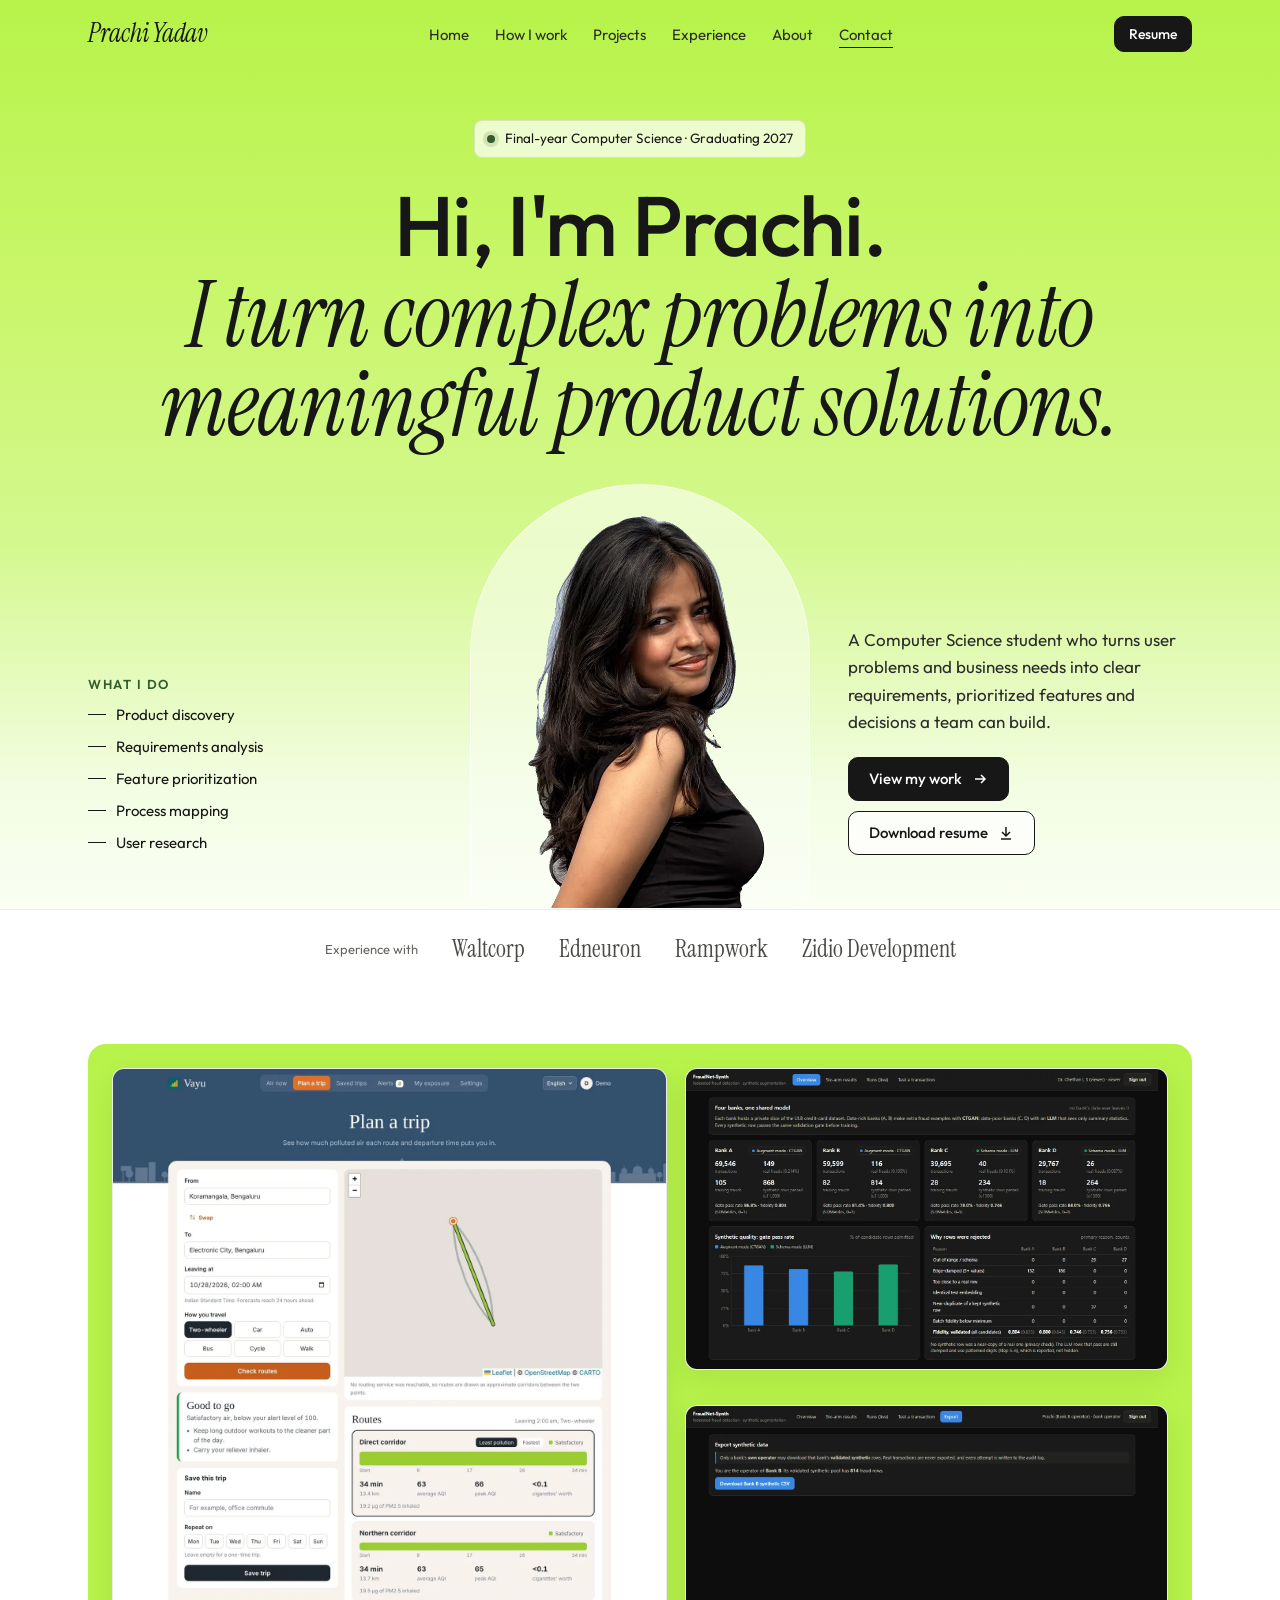
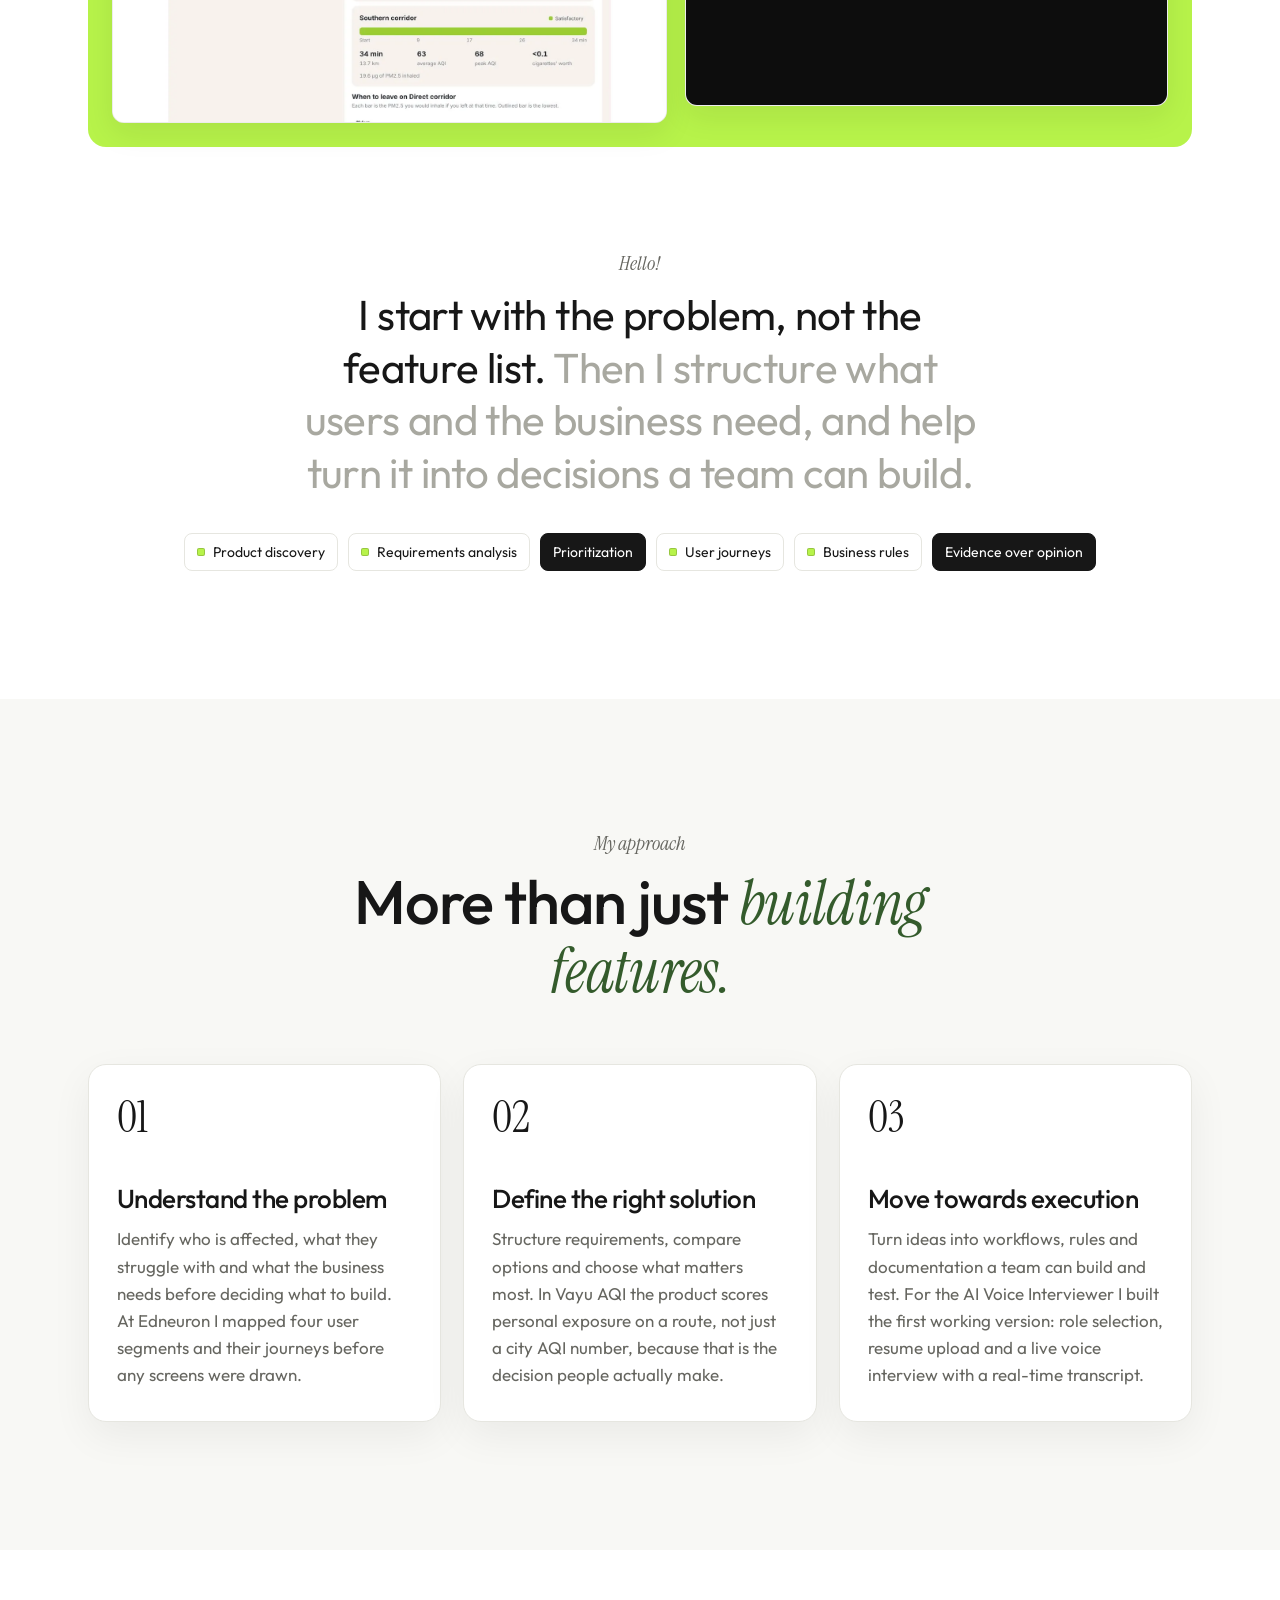
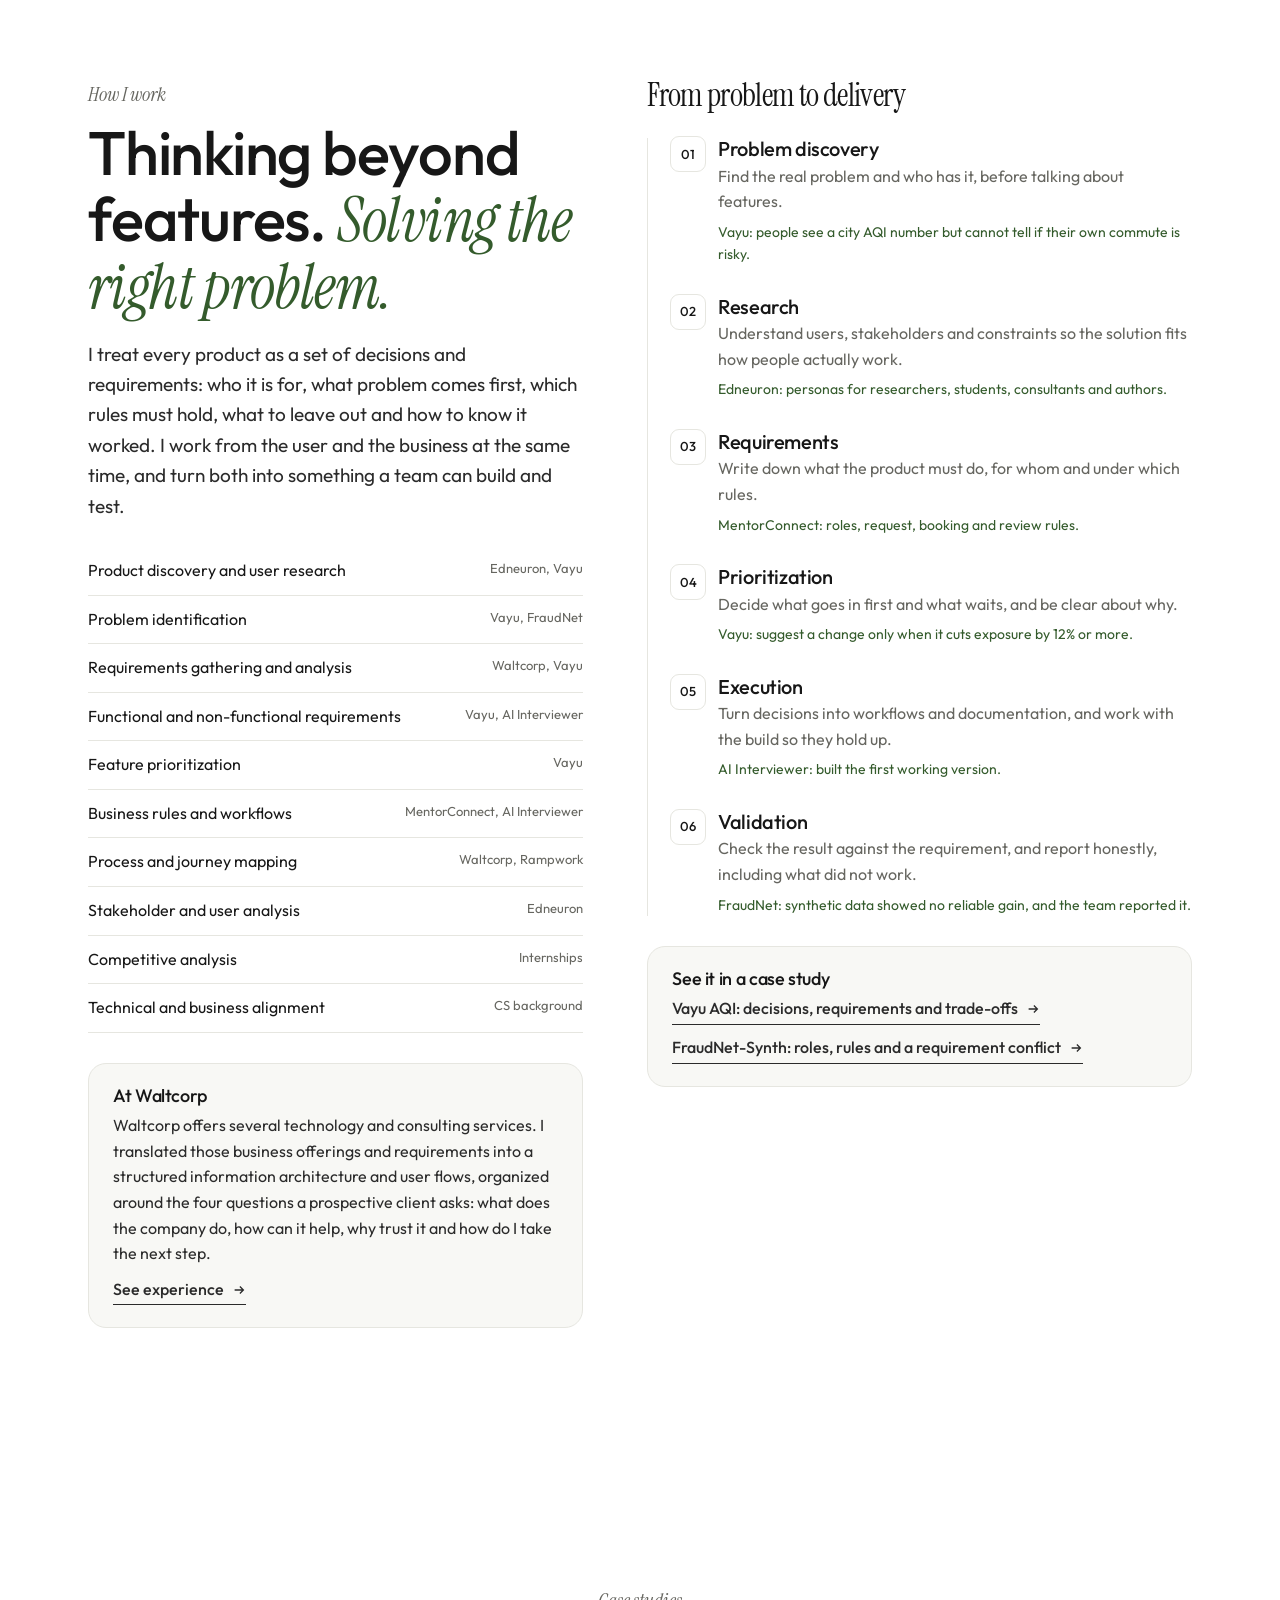
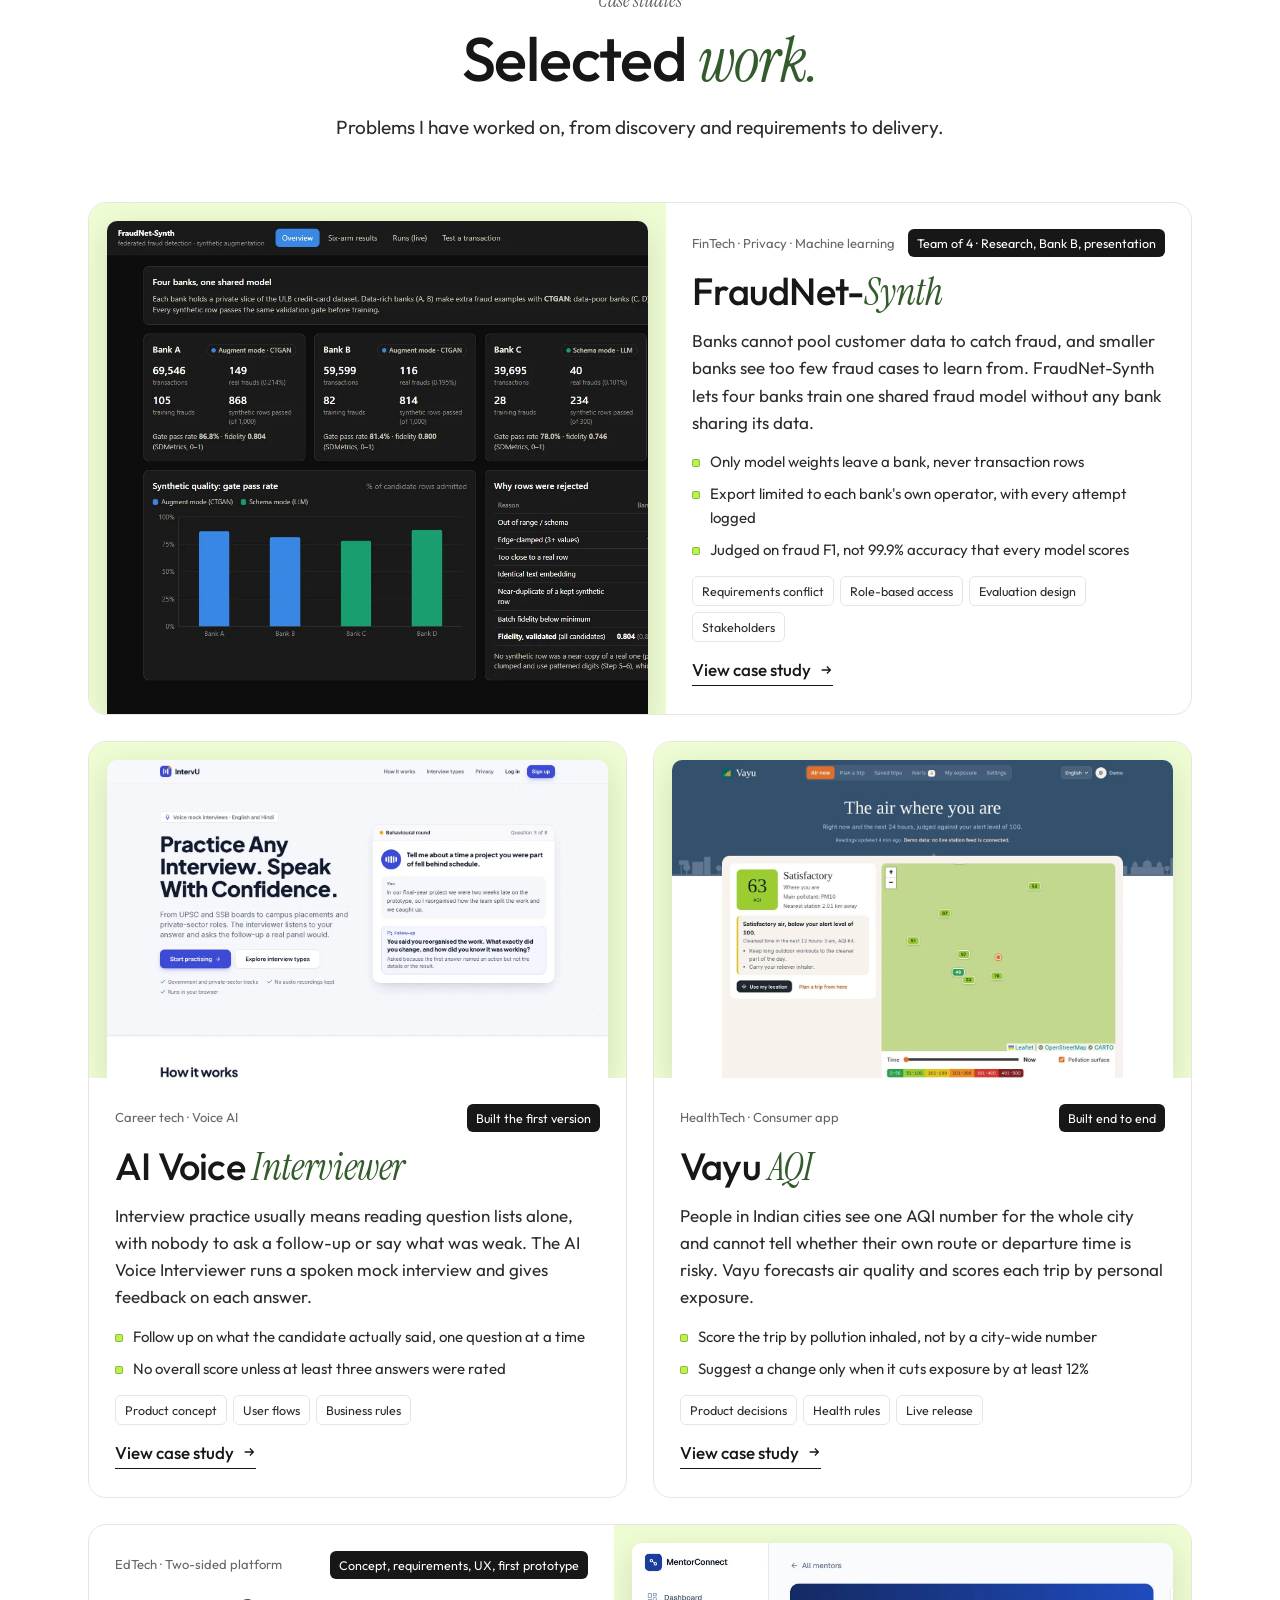
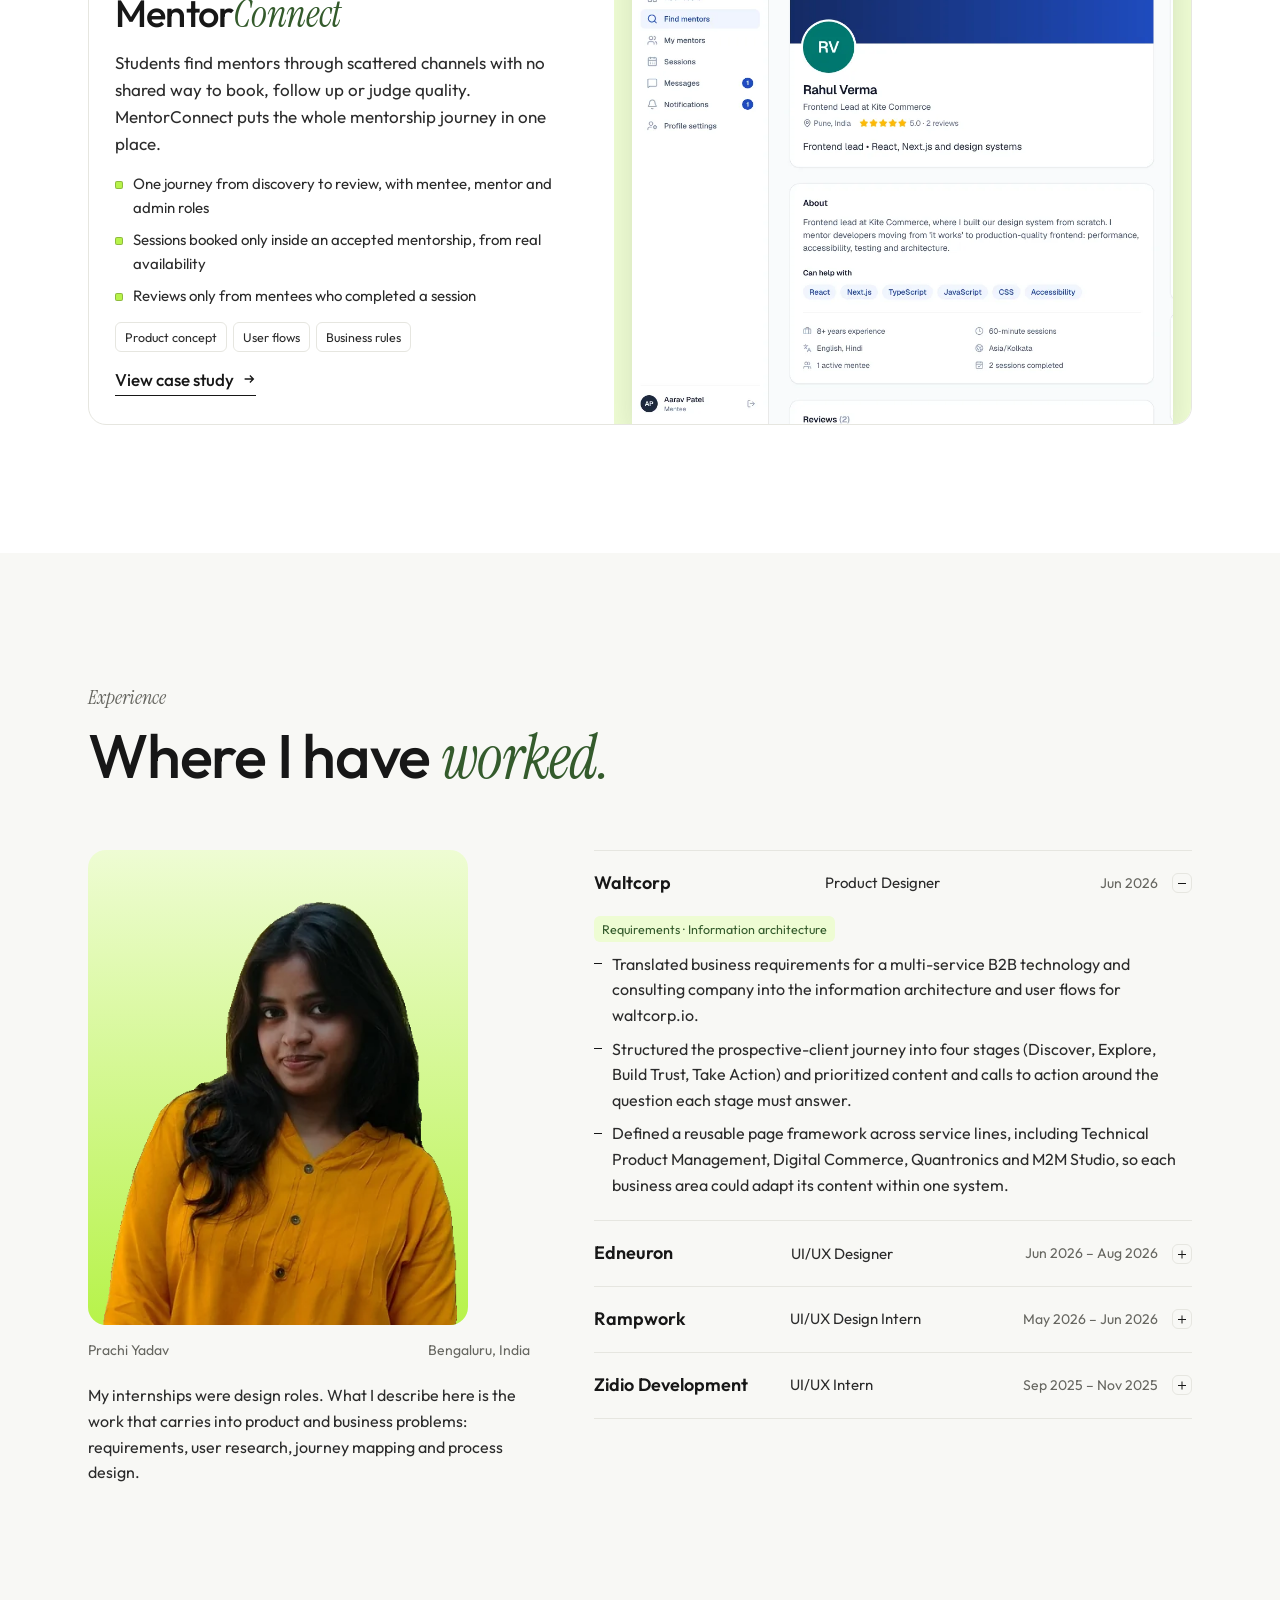
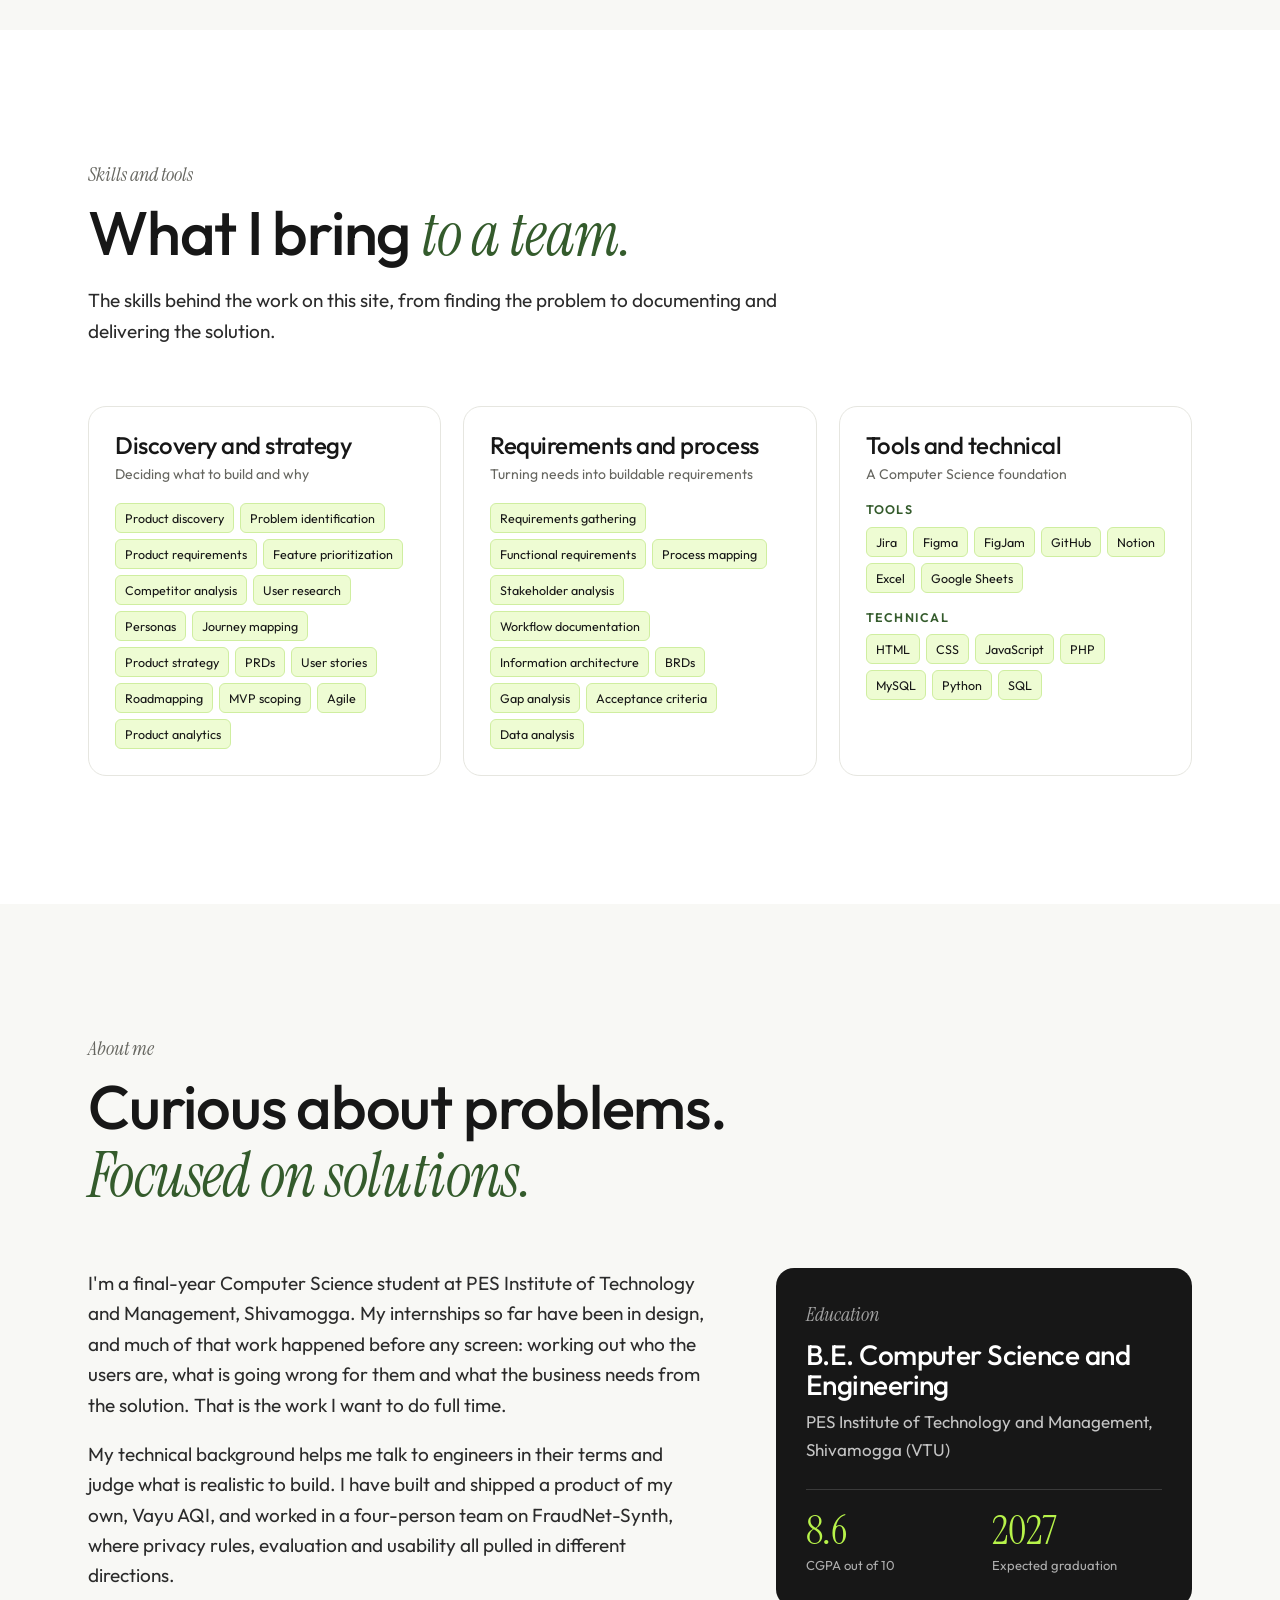
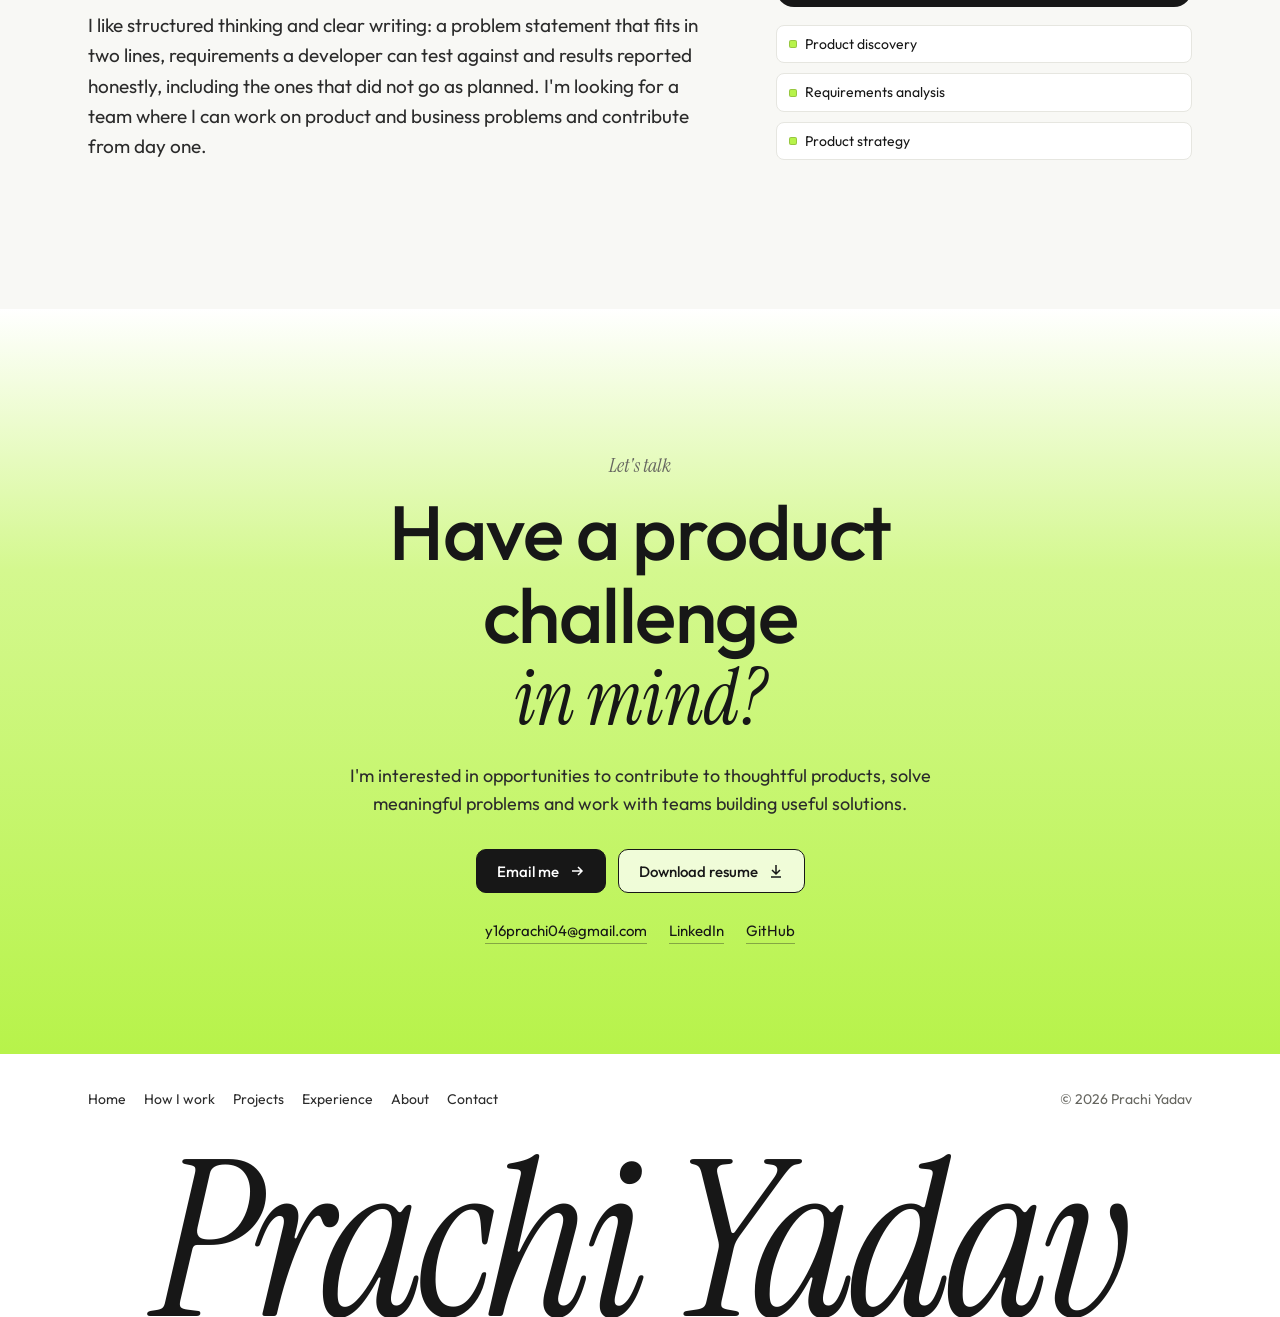
<file: index.html>
<!doctype html>
<html lang="en" class="no-js">
<head>
  <meta charset="utf-8">
  <meta name="viewport" content="width=device-width, initial-scale=1">
  <title>Prachi Yadav | Portfolio</title>
  <meta name="description" content="Prachi Yadav is a Computer Science student (CGPA 8.6, graduating 2027) targeting Product Manager, Associate Product Manager and Business Analyst roles. Case studies: FraudNet-Synth, AI Voice Interviewer, Vayu AQI and MentorConnect.">
  <meta name="author" content="Prachi Yadav">
  <meta name="theme-color" content="#b7f34a">
  <meta property="og:title" content="Prachi Yadav | Portfolio">
  <meta property="og:description" content="Case studies in product discovery, requirements and delivery from a final-year Computer Science student.">
  <link rel="canonical" href="https://prachi-yadav-work.vercel.app/">
  <meta property="og:type" content="website">
  <meta property="og:url" content="https://prachi-yadav-work.vercel.app/">
  <meta property="og:image" content="https://prachi-yadav-work.vercel.app/assets/img/og.png">
  <meta property="og:image:width" content="1200">
  <meta property="og:image:height" content="630">
  <meta name="twitter:card" content="summary_large_image">
  <link rel="icon" href="favicon.svg" type="image/svg+xml">
  <link rel="preload" href="assets/fonts/outfit-latin-wght-normal.woff2" as="font" type="font/woff2" crossorigin>
  <link rel="preload" href="assets/fonts/instrument-serif-latin-400-italic.woff2" as="font" type="font/woff2" crossorigin>
  <link rel="stylesheet" href="assets/css/style.css">
  <script type="application/ld+json">
  {"@context":"https://schema.org","@type":"Person","name":"Prachi Yadav","email":"mailto:y16prachi04@gmail.com",
   "alumniOf":"PES Institute of Technology and Management, Shivamogga",
   "sameAs":["https://www.linkedin.com/in/prachi-yadav-212212313/","https://github.com/PrachiYadav-16"]}
  </script>
</head>
<body id="top">
<a class="skip" href="#main">Skip to content</a>

<!-- ============ NAVIGATION ============ -->
<header class="nav">
  <div class="wrap nav-in">
    <a class="brand" href="#top" aria-label="Prachi Yadav, home">Prachi Yadav</a>
    <ul class="nav-links" id="nav-links" data-spy>
      <li><a href="#top">Home</a></li>
      <li><a href="#how-i-work">How I work</a></li>
      <li><a href="#projects">Projects</a></li>
      <li><a href="#experience">Experience</a></li>
      <li><a href="#about">About</a></li>
      <li><a href="#contact">Contact</a></li>
    </ul>
    <div class="nav-cta">
      <!-- RESUME: replace the PDF in assets/resume/ to update every resume link -->
      <a class="btn btn-dark btn-small" href="assets/resume/Prachi_Yadav_Resume.pdf" target="_blank" rel="noopener">Resume</a>
      <button class="menu-btn" aria-label="Open menu" aria-expanded="false" aria-controls="nav-links"><span></span></button>
    </div>
  </div>
</header>

<main id="main">

<!-- ============ HERO ============ -->
<section class="hero">
  <div class="wrap">
    <div class="hero-head rv">
      <span class="hero-badge"><span class="dot"></span>Final-year Computer Science · Graduating 2027</span>
      <h1>Hi, I'm Prachi. <span class="it">I turn complex problems into meaningful product solutions.</span></h1>
    </div>

    <div class="hero-grid">
      <div class="hero-left rv">
        <h2>What I do</h2>
        <ul class="role-list">
          <li>Product discovery</li>
          <li>Requirements analysis</li>
          <li>Feature prioritization</li>
          <li>Process mapping</li>
          <li>User research</li>
        </ul>
      </div>

      <div class="portrait has-photo rv">
        <img src="assets/img/prachi-portrait.webp" alt="Prachi Yadav" width="650" height="813" fetchpriority="high">
      </div>

      <div class="hero-right rv">
        <p>A Computer Science student who turns user problems and business needs into clear requirements, prioritized features and decisions a team can build.</p>
        <div class="hero-actions">
          <a class="btn btn-dark" href="#projects">View my work
            <svg viewBox="0 0 16 16" aria-hidden="true"><path d="M3 8h10M9 4l4 4-4 4" fill="none" stroke="currentColor" stroke-width="1.5"/></svg></a>
          <a class="btn btn-light" href="assets/resume/Prachi_Yadav_Resume.pdf" download>Download resume
            <svg viewBox="0 0 16 16" aria-hidden="true"><path d="M8 2v9M4 7l4 4 4-4M3 14h10" fill="none" stroke="currentColor" stroke-width="1.5"/></svg></a>
        </div>
      </div>
    </div>
  </div>
  <div class="strip">
    <div class="wrap strip-in">
      <span class="strip-label">Experience with</span>
      <span class="strip-item">Waltcorp</span>
      <span class="strip-item">Edneuron</span>
      <span class="strip-item">Rampwork</span>
      <span class="strip-item">Zidio Development</span>
    </div>
  </div>
</section>

<!-- ============ PROJECT SHOWCASE ============ -->
<section class="sec" style="padding: 56px 0 40px;" aria-label="Project screens">
  <div class="wrap">
    <div class="showcase rv">
      <figure class="shot s-a" style="margin:0"><img src="assets/img/vayu-plan.webp" alt="Vayu AQI trip planner comparing three routes by pollution exposure" loading="lazy" width="1400" height="1652"></figure>
      <figure class="shot s-b" style="margin:0"><img src="assets/img/fraudnet-overview.webp" alt="FraudNet-Synth dashboard overview of four banks and synthetic data quality" loading="lazy" width="1400" height="907"></figure>
      <figure class="shot s-c" style="margin:0"><img src="assets/img/fraudnet-export.webp" alt="FraudNet-Synth export screen restricted to the Bank B operator" loading="lazy" width="1400" height="907"></figure>
    </div>
  </div>
</section>

<!-- ============ STATEMENT + VALUE PROPOSITION ============ -->
<section class="sec" style="padding-top: 60px;">
  <div class="wrap statement rv">
    <span class="eyebrow">Hello!</span>
    <p class="big">I start with the problem, not the feature list. <span class="soft">Then I structure what users and the business need, and help turn it into decisions a team can build.</span></p>
    <div class="tags" aria-label="Focus areas">
      <span class="tag"><i></i>Product discovery</span>
      <span class="tag"><i></i>Requirements analysis</span>
      <span class="tag dark">Prioritization</span>
      <span class="tag"><i></i>User journeys</span>
      <span class="tag"><i></i>Business rules</span>
      <span class="tag dark">Evidence over opinion</span>
    </div>
  </div>
</section>

<section class="sec sec-paper" id="approach">
  <div class="wrap">
    <div class="sec-head center rv">
      <span class="eyebrow">My approach</span>
      <h2 class="sec-title">More than just <span class="it">building features.</span></h2>
    </div>
    <div class="pillars">
      <article class="pillar rv">
        <span class="num">01</span>
        <h3>Understand the problem</h3>
        <p>Identify who is affected, what they struggle with and what the business needs before deciding what to build. At Edneuron I mapped four user segments and their journeys before any screens were drawn.</p>
      </article>
      <article class="pillar rv">
        <span class="num">02</span>
        <h3>Define the right solution</h3>
        <p>Structure requirements, compare options and choose what matters most. In Vayu AQI the product scores personal exposure on a route, not just a city AQI number, because that is the decision people actually make.</p>
      </article>
      <article class="pillar rv">
        <span class="num">03</span>
        <h3>Move towards execution</h3>
        <p>Turn ideas into workflows, rules and documentation a team can build and test. For the AI Voice Interviewer I built the first working version: role selection, resume upload and a live voice interview with a real-time transcript.</p>
      </article>
    </div>
  </div>
</section>

<!-- ============ HOW I WORK ============ -->
<section class="sec" id="how-i-work">
  <div class="wrap track-grid">
    <div class="rv">
      <span class="eyebrow">How I work</span>
      <h2 class="sec-title">Thinking beyond features. <span class="it">Solving the right problem.</span></h2>
      <p class="sec-lead">I treat every product as a set of decisions and requirements: who it is for, what problem comes first, which rules must hold, what to leave out and how to know it worked. I work from the user and the business at the same time, and turn both into something a team can build and test.</p>
      <ul class="cap-list">
        <li>Product discovery and user research <span>Edneuron, Vayu</span></li>
        <li>Problem identification <span>Vayu, FraudNet</span></li>
        <li>Requirements gathering and analysis <span>Waltcorp, Vayu</span></li>
        <li>Functional and non-functional requirements <span>Vayu, AI Interviewer</span></li>
        <li>Feature prioritization <span>Vayu</span></li>
        <li>Business rules and workflows <span>MentorConnect, AI Interviewer</span></li>
        <li>Process and journey mapping <span>Waltcorp, Rampwork</span></li>
        <li>Stakeholder and user analysis <span>Edneuron</span></li>
        <li>Competitive analysis <span>Internships</span></li>
        <li>Technical and business alignment <span>CS background</span></li>
      </ul>
      <div class="note-box">
        <h4>At Waltcorp</h4>
        <p>Waltcorp offers several technology and consulting services. I translated those business offerings and requirements into a structured information architecture and user flows, organized around the four questions a prospective client asks: what does the company do, how can it help, why trust it and how do I take the next step.</p>
        <p><a class="link-arrow" href="#experience">See experience
          <svg viewBox="0 0 16 16" aria-hidden="true"><path d="M3 8h10M9 4l4 4-4 4" fill="none" stroke="currentColor" stroke-width="1.5"/></svg></a></p>
      </div>
    </div>
    <div class="rv">
      <h3 class="process-title">From problem to delivery</h3>
      <ol class="process">
        <li><h4>Problem discovery</h4><p>Find the real problem and who has it, before talking about features.</p><span class="ex">Vayu: people see a city AQI number but cannot tell if their own commute is risky.</span></li>
        <li><h4>Research</h4><p>Understand users, stakeholders and constraints so the solution fits how people actually work.</p><span class="ex">Edneuron: personas for researchers, students, consultants and authors.</span></li>
        <li><h4>Requirements</h4><p>Write down what the product must do, for whom and under which rules.</p><span class="ex">MentorConnect: roles, request, booking and review rules.</span></li>
        <li><h4>Prioritization</h4><p>Decide what goes in first and what waits, and be clear about why.</p><span class="ex">Vayu: suggest a change only when it cuts exposure by 12% or more.</span></li>
        <li><h4>Execution</h4><p>Turn decisions into workflows and documentation, and work with the build so they hold up.</p><span class="ex">AI Interviewer: built the first working version.</span></li>
        <li><h4>Validation</h4><p>Check the result against the requirement, and report honestly, including what did not work.</p><span class="ex">FraudNet: synthetic data showed no reliable gain, and the team reported it.</span></li>
      </ol>
      <div class="note-box">
        <h4>See it in a case study</h4>
        <p><a class="link-arrow" href="case-studies/vayu-aqi.html">Vayu AQI: decisions, requirements and trade-offs
          <svg viewBox="0 0 16 16" aria-hidden="true"><path d="M3 8h10M9 4l4 4-4 4" fill="none" stroke="currentColor" stroke-width="1.5"/></svg></a></p>
        <p><a class="link-arrow" href="case-studies/fraudnet-synth.html">FraudNet-Synth: roles, rules and a requirement conflict
          <svg viewBox="0 0 16 16" aria-hidden="true"><path d="M3 8h10M9 4l4 4-4 4" fill="none" stroke="currentColor" stroke-width="1.5"/></svg></a></p>
      </div>
    </div>
  </div>
</section>

<!-- ============ PROJECTS ============ -->
<section class="sec" id="projects">
  <div class="wrap">
    <div class="sec-head center rv">
      <span class="eyebrow">Case studies</span>
      <h2 class="sec-title">Selected <span class="it">work.</span></h2>
      <p class="sec-lead">Problems I have worked on, from discovery and requirements to delivery.</p>
    </div>

    <div class="works">
      <a class="work feature rv" href="case-studies/fraudnet-synth.html">
        <div class="work-media"><img src="assets/img/fraudnet-overview.webp" alt="FraudNet-Synth dashboard showing four banks and validation results" loading="lazy" width="1400" height="907"></div>
        <div class="work-body">
          <div class="work-top"><span class="cat">FinTech · Privacy · Machine learning</span><span class="role-chip">Team of 4 · Research, Bank B, presentation</span></div>
          <h3>FraudNet-<span class="it">Synth</span></h3>
          <p>Banks cannot pool customer data to catch fraud, and smaller banks see too few fraud cases to learn from. FraudNet-Synth lets four banks train one shared fraud model without any bank sharing its data.</p>
          <ul class="decisions">
            <li>Only model weights leave a bank, never transaction rows</li>
            <li>Export limited to each bank's own operator, with every attempt logged</li>
            <li>Judged on fraud F1, not 99.9% accuracy that every model scores</li>
          </ul>
          <div class="chips"><span>Requirements conflict</span><span>Role-based access</span><span>Evaluation design</span><span>Stakeholders</span></div>
          <span class="link-arrow">View case study <svg viewBox="0 0 16 16" aria-hidden="true"><path d="M3 8h10M9 4l4 4-4 4" fill="none" stroke="currentColor" stroke-width="1.5"/></svg></span>
        </div>
      </a>

      <a class="work rv" href="case-studies/ai-interviewer.html">
        <div class="work-media"><img src="assets/img/ai-interviewer-home.webp" alt="AI Voice Interviewer landing page showing a behavioural question and a follow-up" loading="lazy" width="1400" height="900"></div>
        <div class="work-body">
          <div class="work-top"><span class="cat">Career tech · Voice AI</span><span class="role-chip">Built the first version</span></div>
          <h3>AI Voice <span class="it">Interviewer</span></h3>
          <p>Interview practice usually means reading question lists alone, with nobody to ask a follow-up or say what was weak. The AI Voice Interviewer runs a spoken mock interview and gives feedback on each answer.</p>
          <ul class="decisions">
            <li>Follow up on what the candidate actually said, one question at a time</li>
            <li>No overall score unless at least three answers were rated</li>
          </ul>
          <div class="chips"><span>Product concept</span><span>User flows</span><span>Business rules</span></div>
          <span class="link-arrow">View case study <svg viewBox="0 0 16 16" aria-hidden="true"><path d="M3 8h10M9 4l4 4-4 4" fill="none" stroke="currentColor" stroke-width="1.5"/></svg></span>
        </div>
      </a>

      <a class="work rv" href="case-studies/vayu-aqi.html">
        <div class="work-media"><img src="assets/img/vayu-now.webp" alt="Vayu AQI home screen with current air quality and personal advice" loading="lazy" width="1400" height="2009"></div>
        <div class="work-body">
          <div class="work-top"><span class="cat">HealthTech · Consumer app</span><span class="role-chip">Built end to end</span></div>
          <h3>Vayu <span class="it">AQI</span></h3>
          <p>People in Indian cities see one AQI number for the whole city and cannot tell whether their own route or departure time is risky. Vayu forecasts air quality and scores each trip by personal exposure.</p>
          <ul class="decisions">
            <li>Score the trip by pollution inhaled, not by a city-wide number</li>
            <li>Suggest a change only when it cuts exposure by at least 12%</li>
          </ul>
          <div class="chips"><span>Product decisions</span><span>Health rules</span><span>Live release</span></div>
          <span class="link-arrow">View case study <svg viewBox="0 0 16 16" aria-hidden="true"><path d="M3 8h10M9 4l4 4-4 4" fill="none" stroke="currentColor" stroke-width="1.5"/></svg></span>
        </div>
      </a>
      <a class="work feature rev rv" href="case-studies/mentorconnect.html">
        <div class="work-media"><img src="assets/img/mentorconnect-profile.webp" alt="MentorConnect mentor profile with open slots and booking" loading="lazy" width="1400" height="900"></div>
        <div class="work-body">
          <div class="work-top"><span class="cat">EdTech · Two-sided platform</span><span class="role-chip">Concept, requirements, UX, first prototype</span></div>
          <h3>Mentor<span class="it">Connect</span></h3>
          <p>Students find mentors through scattered channels with no shared way to book, follow up or judge quality. MentorConnect puts the whole mentorship journey in one place.</p>
          <ul class="decisions">
            <li>One journey from discovery to review, with mentee, mentor and admin roles</li>
            <li>Sessions booked only inside an accepted mentorship, from real availability</li>
            <li>Reviews only from mentees who completed a session</li>
          </ul>
          <div class="chips"><span>Product concept</span><span>User flows</span><span>Business rules</span></div>
          <span class="link-arrow">View case study <svg viewBox="0 0 16 16" aria-hidden="true"><path d="M3 8h10M9 4l4 4-4 4" fill="none" stroke="currentColor" stroke-width="1.5"/></svg></span>
        </div>
      </a>
    </div>
  </div>
</section>

<!-- ============ EXPERIENCE ============ -->
<section class="sec sec-paper" id="experience">
  <div class="wrap">
    <div class="sec-head rv">
      <span class="eyebrow">Experience</span>
      <h2 class="sec-title">Where I have <span class="it">worked.</span></h2>
    </div>
    <div class="exp-grid">
      <div class="rv">
        <div class="exp-photo has-photo">
          <img src="assets/img/prachi-work.webp" alt="Prachi Yadav" width="426" height="974" loading="lazy">
        </div>
        <div class="exp-meta"><span>Prachi Yadav</span><span>Bengaluru, India</span></div>
        <p style="margin-top:22px; color: var(--ink-2); font-size:16px;">My internships were design roles. What I describe here is the work that carries into product and business problems: requirements, user research, journey mapping and process design.</p>
      </div>
      <div class="rv">
        <details class="exp-row" open>
          <summary><span class="co">Waltcorp</span><span class="ro">Product Designer</span><span class="da">Jun 2026</span><span class="pm" aria-hidden="true"></span></summary>
          <div class="exp-detail">
            <span class="lens">Requirements · Information architecture</span>
            <ul>
              <li>Translated business requirements for a multi-service B2B technology and consulting company into the information architecture and user flows for waltcorp.io.</li>
              <li>Structured the prospective-client journey into four stages (Discover, Explore, Build Trust, Take Action) and prioritized content and calls to action around the question each stage must answer.</li>
              <li>Defined a reusable page framework across service lines, including Technical Product Management, Digital Commerce, Quantronics and M2M Studio, so each business area could adapt its content within one system.</li>
            </ul>
          </div>
        </details>
        <details class="exp-row">
          <summary><span class="co">Edneuron</span><span class="ro">UI/UX Designer</span><span class="da">Jun 2026 – Aug 2026</span><span class="pm" aria-hidden="true"></span></summary>
          <div class="exp-detail">
            <span class="lens">User research · Personas · Journey mapping</span>
            <ul>
              <li>Researched four user segments of a medical learning platform (clinical researchers, MBBS students, senior consultants, research authors) and built personas covering goals, needs and frustrations.</li>
              <li>Mapped four end-to-end journeys and identified faster specialty discovery, trust signals and progress visibility as the key product needs.</li>
              <li>Turned those findings into one structure serving all four journeys: a shared discovery layer, a personal dashboard for saved content and CME credits, and a separate publishing path for authors.</li>
            </ul>
          </div>
        </details>
        <details class="exp-row">
          <summary><span class="co">Rampwork</span><span class="ro">UI/UX Design Intern</span><span class="da">May 2026 – Jun 2026</span><span class="pm" aria-hidden="true"></span></summary>
          <div class="exp-detail">
            <span class="lens">Process mapping · User journeys</span>
            <ul>
              <li>Structured the company-side journey of a cross-border hiring platform, connecting Indian tech talent with international companies, into four steps: Discover, Explore, Evaluate, Hire.</li>
              <li>Organized talent discovery around scannable developer profiles, with clear process steps and calls to action for hiring companies.</li>
            </ul>
          </div>
        </details>
        <details class="exp-row">
          <summary><span class="co">Zidio Development</span><span class="ro">UI/UX Intern</span><span class="da">Sep 2025 – Nov 2025</span><span class="pm" aria-hidden="true"></span></summary>
          <div class="exp-detail">
            <span class="lens">Requirements</span>
            <ul>
              <li>Translated product requirements for an EdTech platform into user-facing concepts that improved how learning content was structured and presented.</li>
            </ul>
          </div>
        </details>
      </div>
    </div>
  </div>
</section>

<!-- ============ SKILLS ============ -->
<section class="sec" id="skills">
  <div class="wrap">
    <div class="sec-head rv">
      <span class="eyebrow">Skills and tools</span>
      <h2 class="sec-title">What I bring <span class="it">to a team.</span></h2>
      <p class="sec-lead">The skills behind the work on this site, from finding the problem to documenting and delivering the solution.</p>
    </div>
    <div class="skills-grid">
      <div class="skill-card rv">
        <h3>Discovery and strategy</h3>
        <p class="sub">Deciding what to build and why</p>
        <div class="chips">
          <span class="applied">Product discovery</span><span class="applied">Problem identification</span><span class="applied">Product requirements</span>
          <span class="applied">Feature prioritization</span><span class="applied">Competitor analysis</span><span class="applied">User research</span>
          <span class="applied">Personas</span><span class="applied">Journey mapping</span>
          <span class="applied">Product strategy</span><span class="applied">PRDs</span><span class="applied">User stories</span><span class="applied">Roadmapping</span><span class="applied">MVP scoping</span><span class="applied">Agile</span><span class="applied">Product analytics</span>
        </div>
      </div>
      <div class="skill-card rv">
        <h3>Requirements and process</h3>
        <p class="sub">Turning needs into buildable requirements</p>
        <div class="chips">
          <span class="applied">Requirements gathering</span><span class="applied">Functional requirements</span><span class="applied">Process mapping</span>
          <span class="applied">Stakeholder analysis</span><span class="applied">Workflow documentation</span><span class="applied">Information architecture</span>
          <span class="applied">BRDs</span><span class="applied">Gap analysis</span><span class="applied">Acceptance criteria</span><span class="applied">Data analysis</span>
        </div>
      </div>
      <div class="skill-card rv">
        <h3>Tools and technical</h3>
        <p class="sub">A Computer Science foundation</p>
        <h4>Tools</h4>
        <div class="chips">
          <span class="applied">Jira</span><span class="applied">Figma</span><span class="applied">FigJam</span><span class="applied">GitHub</span>
          <span class="applied">Notion</span><span class="applied">Excel</span><span class="applied">Google Sheets</span>
        </div>
        <h4>Technical</h4>
        <div class="chips">
          <span class="applied">HTML</span><span class="applied">CSS</span><span class="applied">JavaScript</span><span class="applied">PHP</span><span class="applied">MySQL</span><span class="applied">Python</span>
          <span class="applied">SQL</span>
        </div>
      </div>
    </div>
  </div>
</section>

<!-- ============ ABOUT + EDUCATION ============ -->
<section class="sec sec-paper" id="about">
  <div class="wrap">
    <div class="sec-head rv">
      <span class="eyebrow">About me</span>
      <h2 class="sec-title">Curious about problems. <span class="it">Focused on solutions.</span></h2>
    </div>
    <div class="about-grid">
      <div class="about-text rv">
        <p>I'm a final-year Computer Science student at PES Institute of Technology and Management, Shivamogga. My internships so far have been in design, and much of that work happened before any screen: working out who the users are, what is going wrong for them and what the business needs from the solution. That is the work I want to do full time.</p>
        <p>My technical background helps me talk to engineers in their terms and judge what is realistic to build. I have built and shipped a product of my own, Vayu AQI, and worked in a four-person team on FraudNet-Synth, where privacy rules, evaluation and usability all pulled in different directions.</p>
        <p>I like structured thinking and clear writing: a problem statement that fits in two lines, requirements a developer can test against and results reported honestly, including the ones that did not go as planned. I'm looking for a team where I can work on product and business problems and contribute from day one.</p>
      </div>
      <div class="rv">
        <div class="edu-card">
          <span class="eyebrow">Education</span>
          <h3>B.E. Computer Science and Engineering</h3>
          <p>PES Institute of Technology and Management, Shivamogga (VTU)</p>
          <div class="edu-facts">
            <div><b>8.6</b><span>CGPA out of 10</span></div>
            <div><b>2027</b><span>Expected graduation</span></div>
          </div>
        </div>
        <div class="focus-list">
          <span class="tag"><i></i>Product discovery</span>
          <span class="tag"><i></i>Requirements analysis</span>
          <span class="tag"><i></i>Product strategy</span>
        </div>
      </div>
    </div>
  </div>
</section>

<!-- ============ CONTACT ============ -->
<section class="cta" id="contact">
  <div class="wrap rv">
    <span class="eyebrow">Let's talk</span>
    <h2>Have a product challenge <span class="it">in mind?</span></h2>
    <p>I'm interested in opportunities to contribute to thoughtful products, solve meaningful problems and work with teams building useful solutions.</p>
    <div class="cta-actions">
      <a class="btn btn-dark" href="mailto:y16prachi04@gmail.com">Email me
        <svg viewBox="0 0 16 16" aria-hidden="true"><path d="M3 8h10M9 4l4 4-4 4" fill="none" stroke="currentColor" stroke-width="1.5"/></svg></a>
      <a class="btn btn-light" href="assets/resume/Prachi_Yadav_Resume.pdf" download>Download resume
        <svg viewBox="0 0 16 16" aria-hidden="true"><path d="M8 2v9M4 7l4 4 4-4M3 14h10" fill="none" stroke="currentColor" stroke-width="1.5"/></svg></a>
    </div>
    <div class="contact-line">
      <a href="mailto:y16prachi04@gmail.com">y16prachi04@gmail.com</a>
      <a href="https://www.linkedin.com/in/prachi-yadav-212212313/" target="_blank" rel="noopener">LinkedIn</a>
      <a href="https://github.com/PrachiYadav-16" target="_blank" rel="noopener">GitHub</a>
    </div>
  </div>
</section>

</main>

<footer class="footer">
  <div class="wrap foot-in">
    <nav aria-label="Footer">
      <a href="#top">Home</a><a href="#how-i-work">How I work</a><a href="#projects">Projects</a><a href="#experience">Experience</a><a href="#about">About</a><a href="#contact">Contact</a>
    </nav>
    <span>© <span id="year">2026</span> Prachi Yadav</span>
  </div>
  <div class="giant" aria-hidden="true">Prachi Yadav</div>
</footer>

<script src="assets/js/main.js"></script>
</body>
</html>
</file>
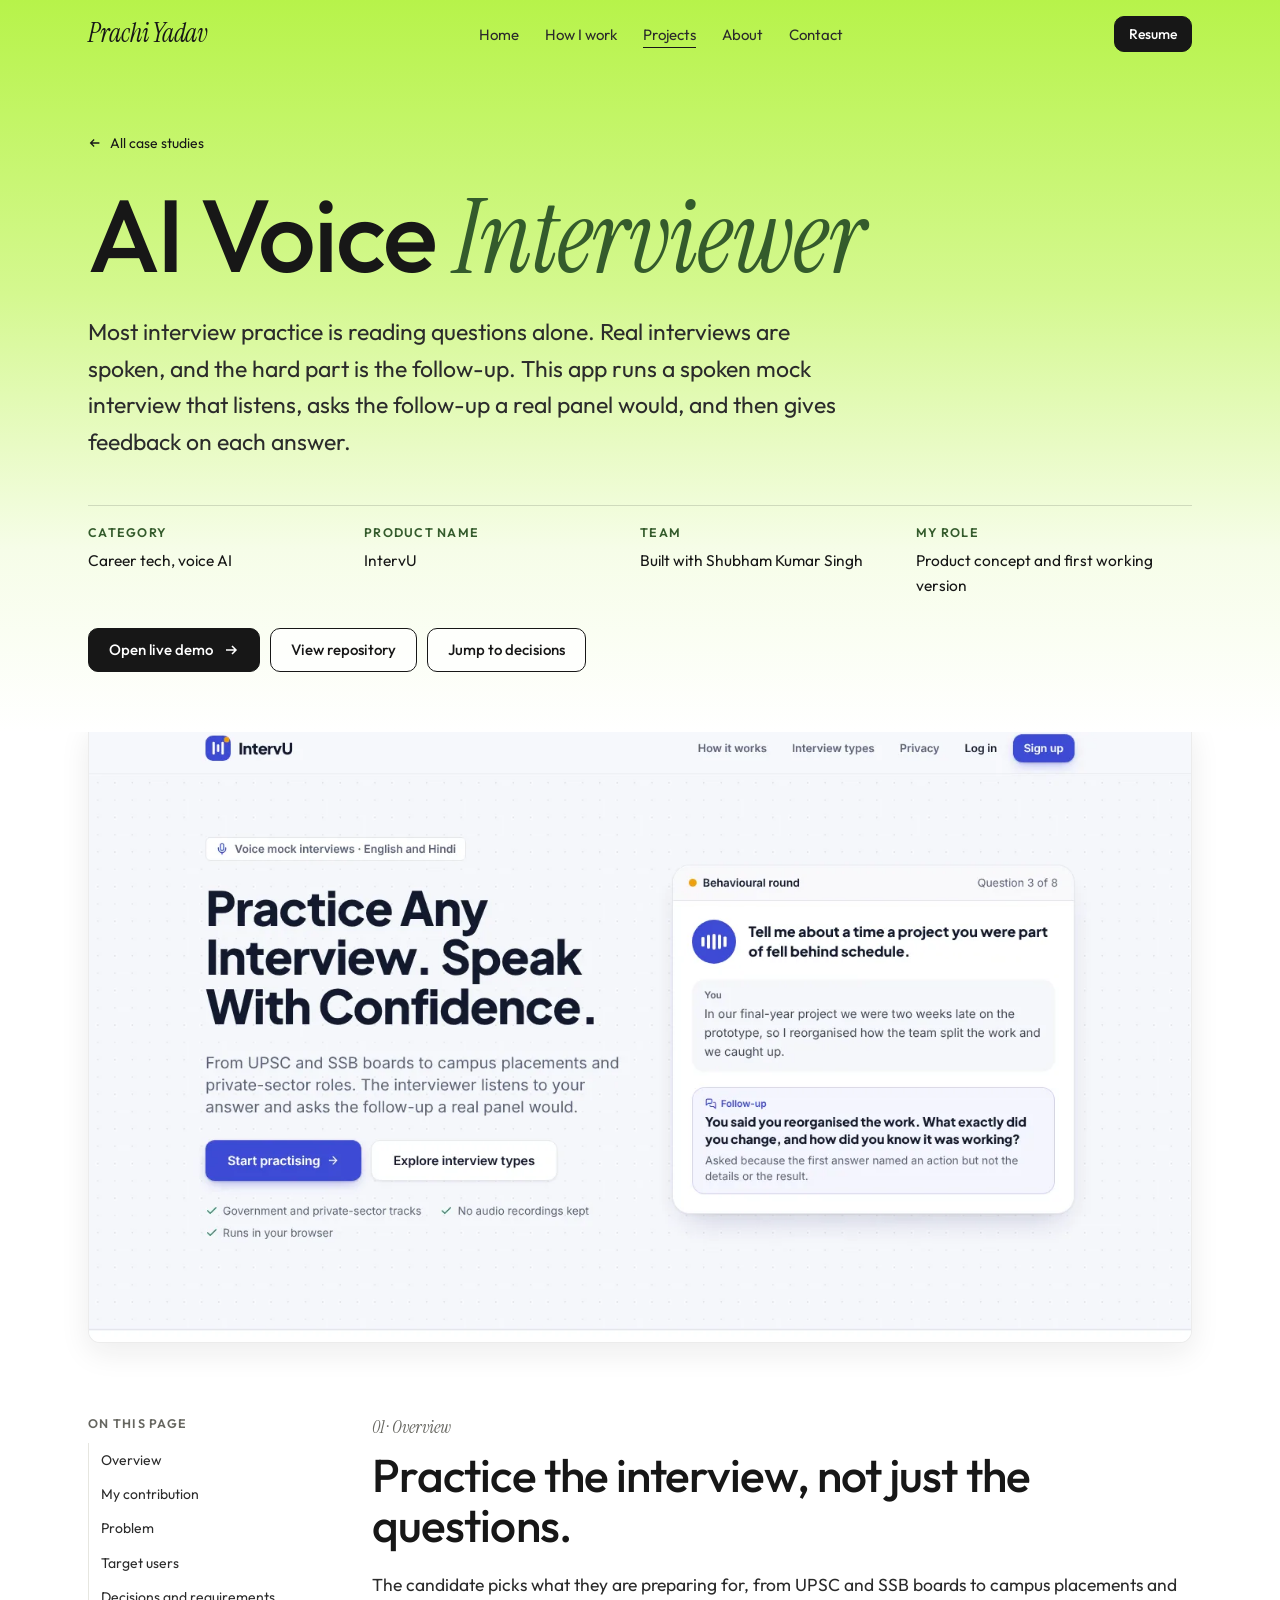
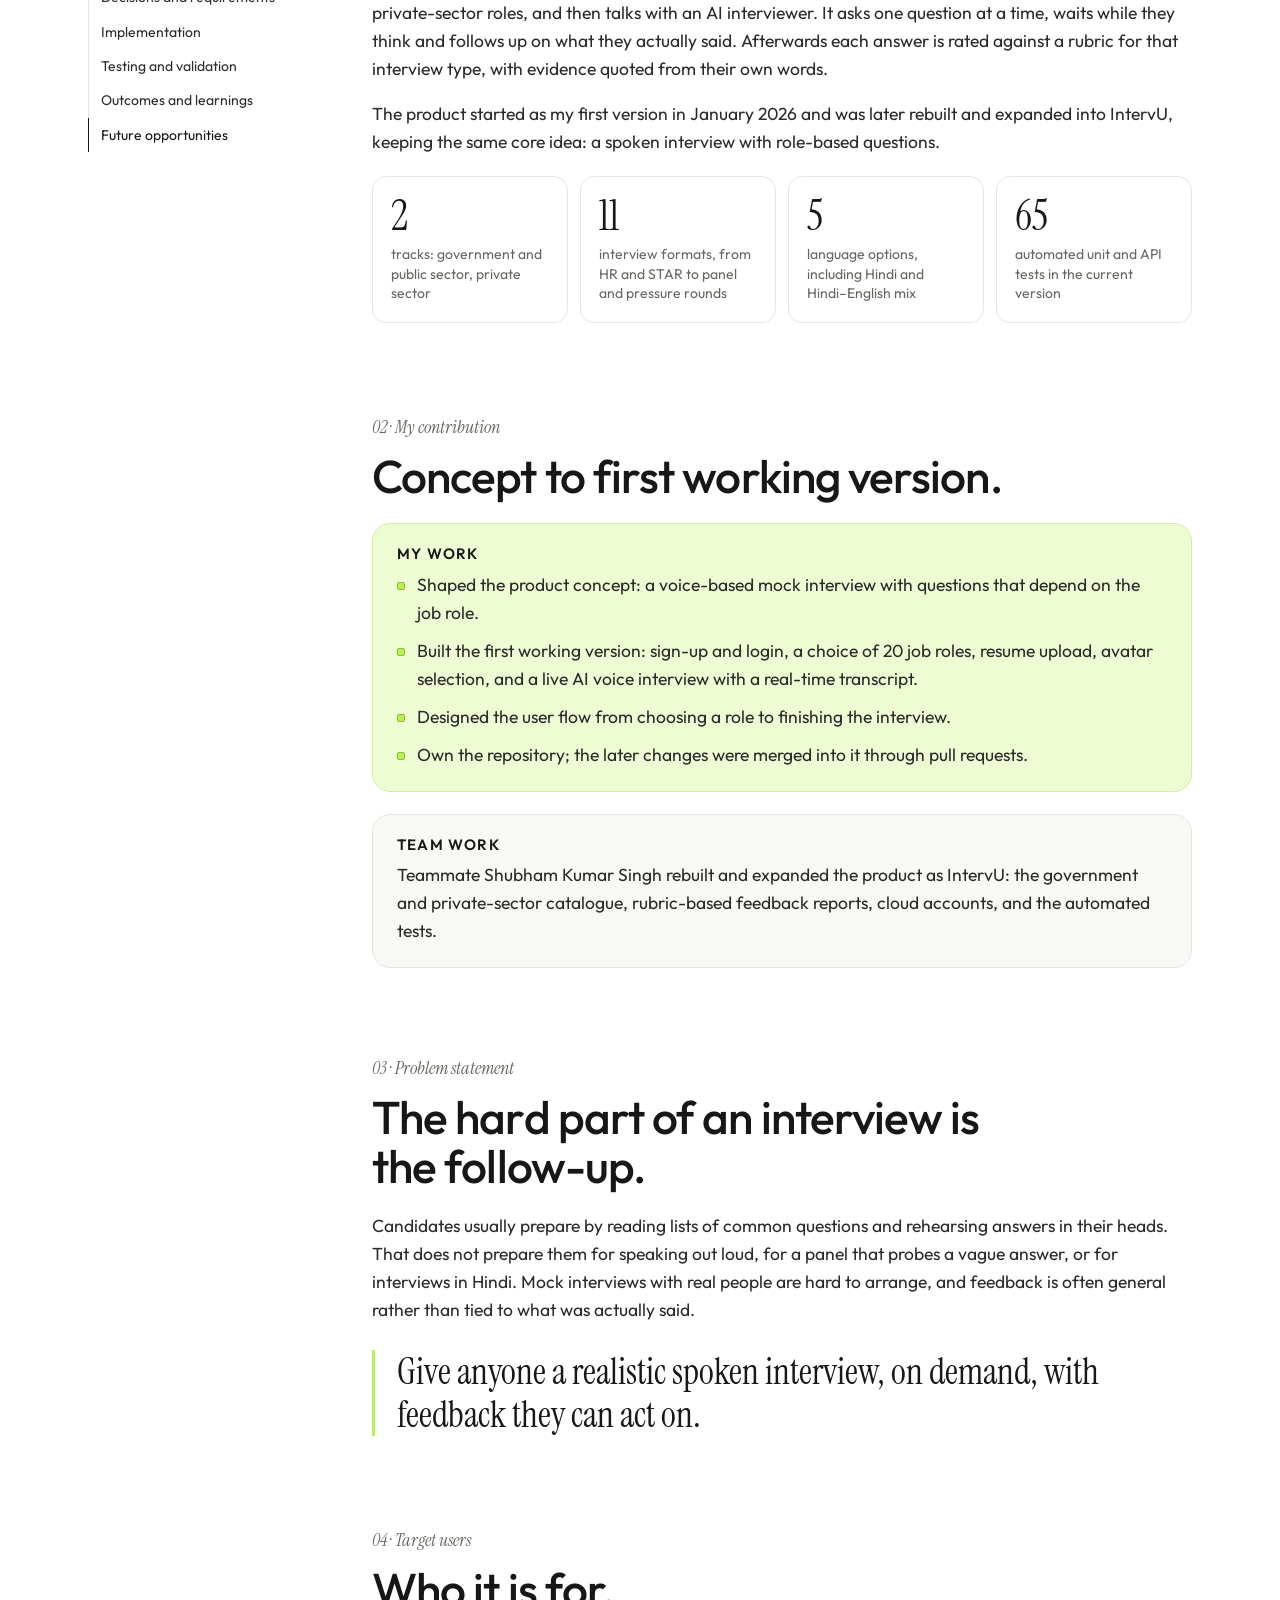
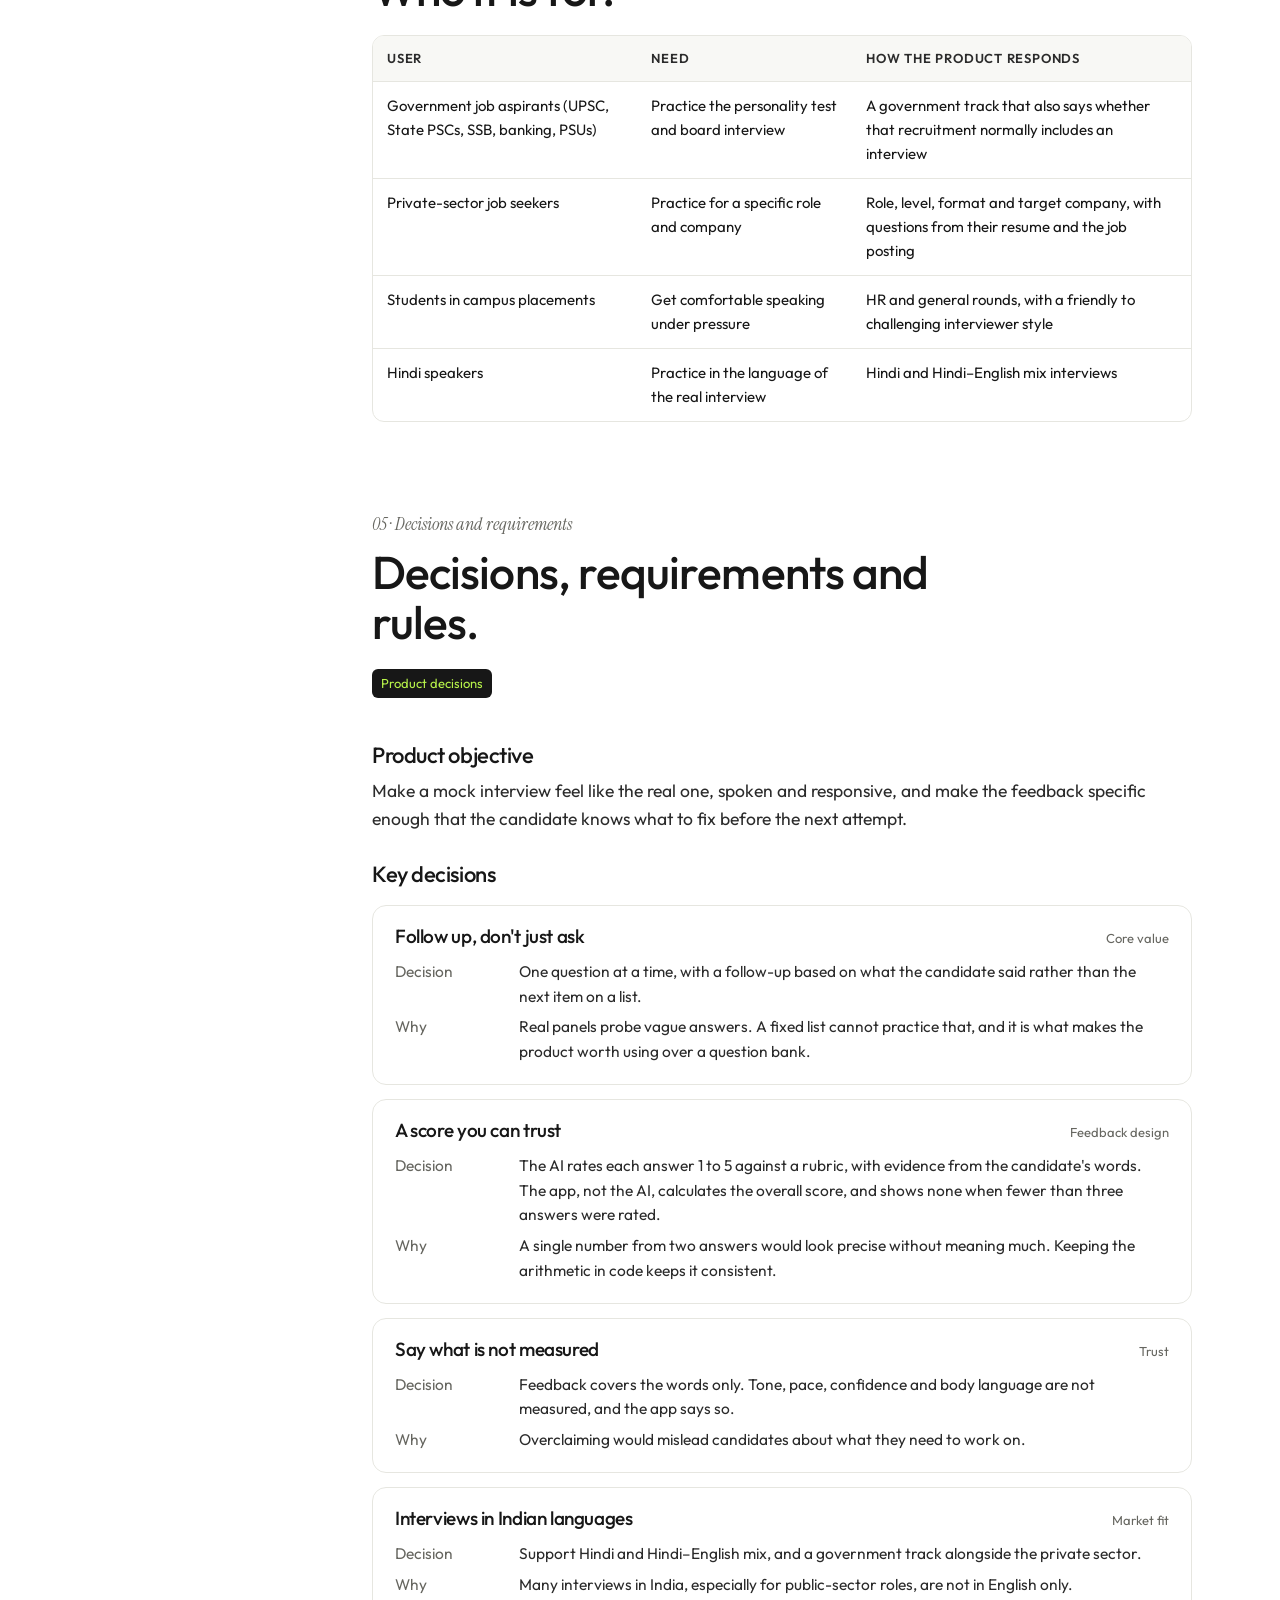
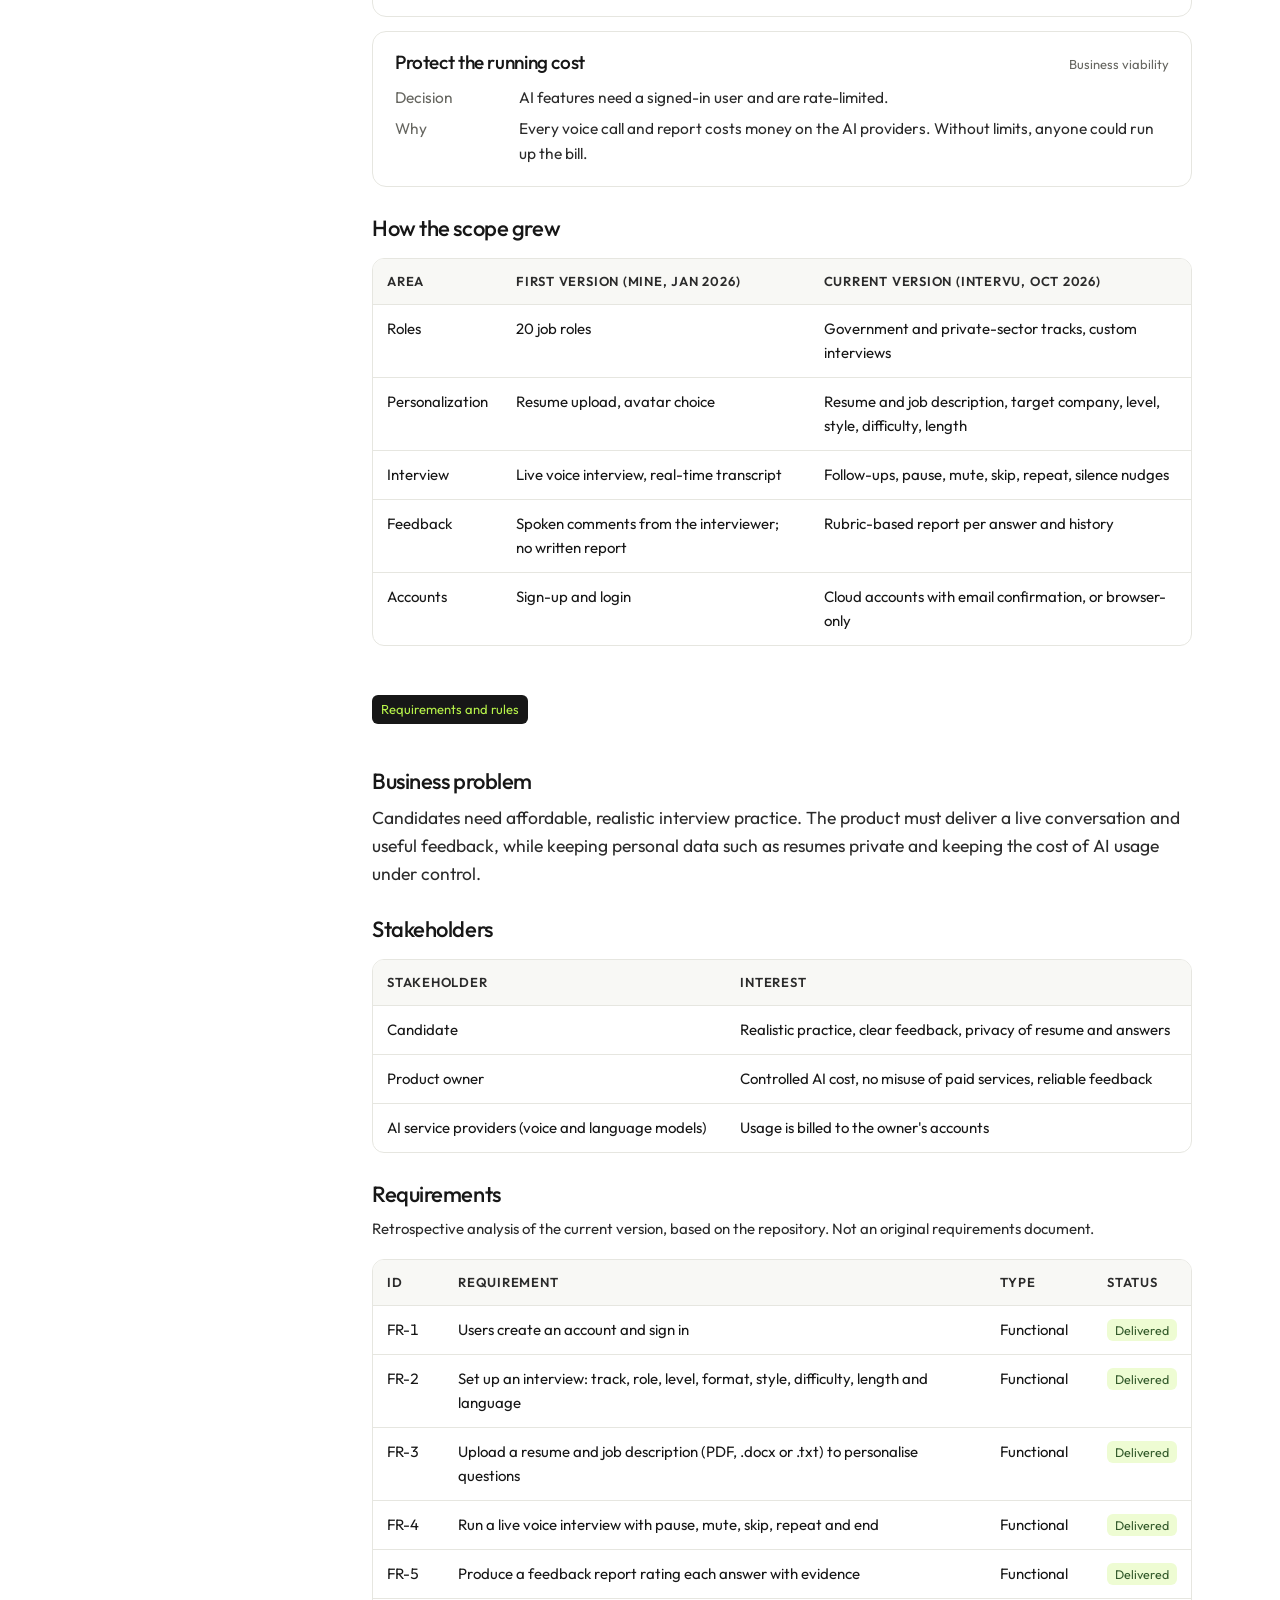
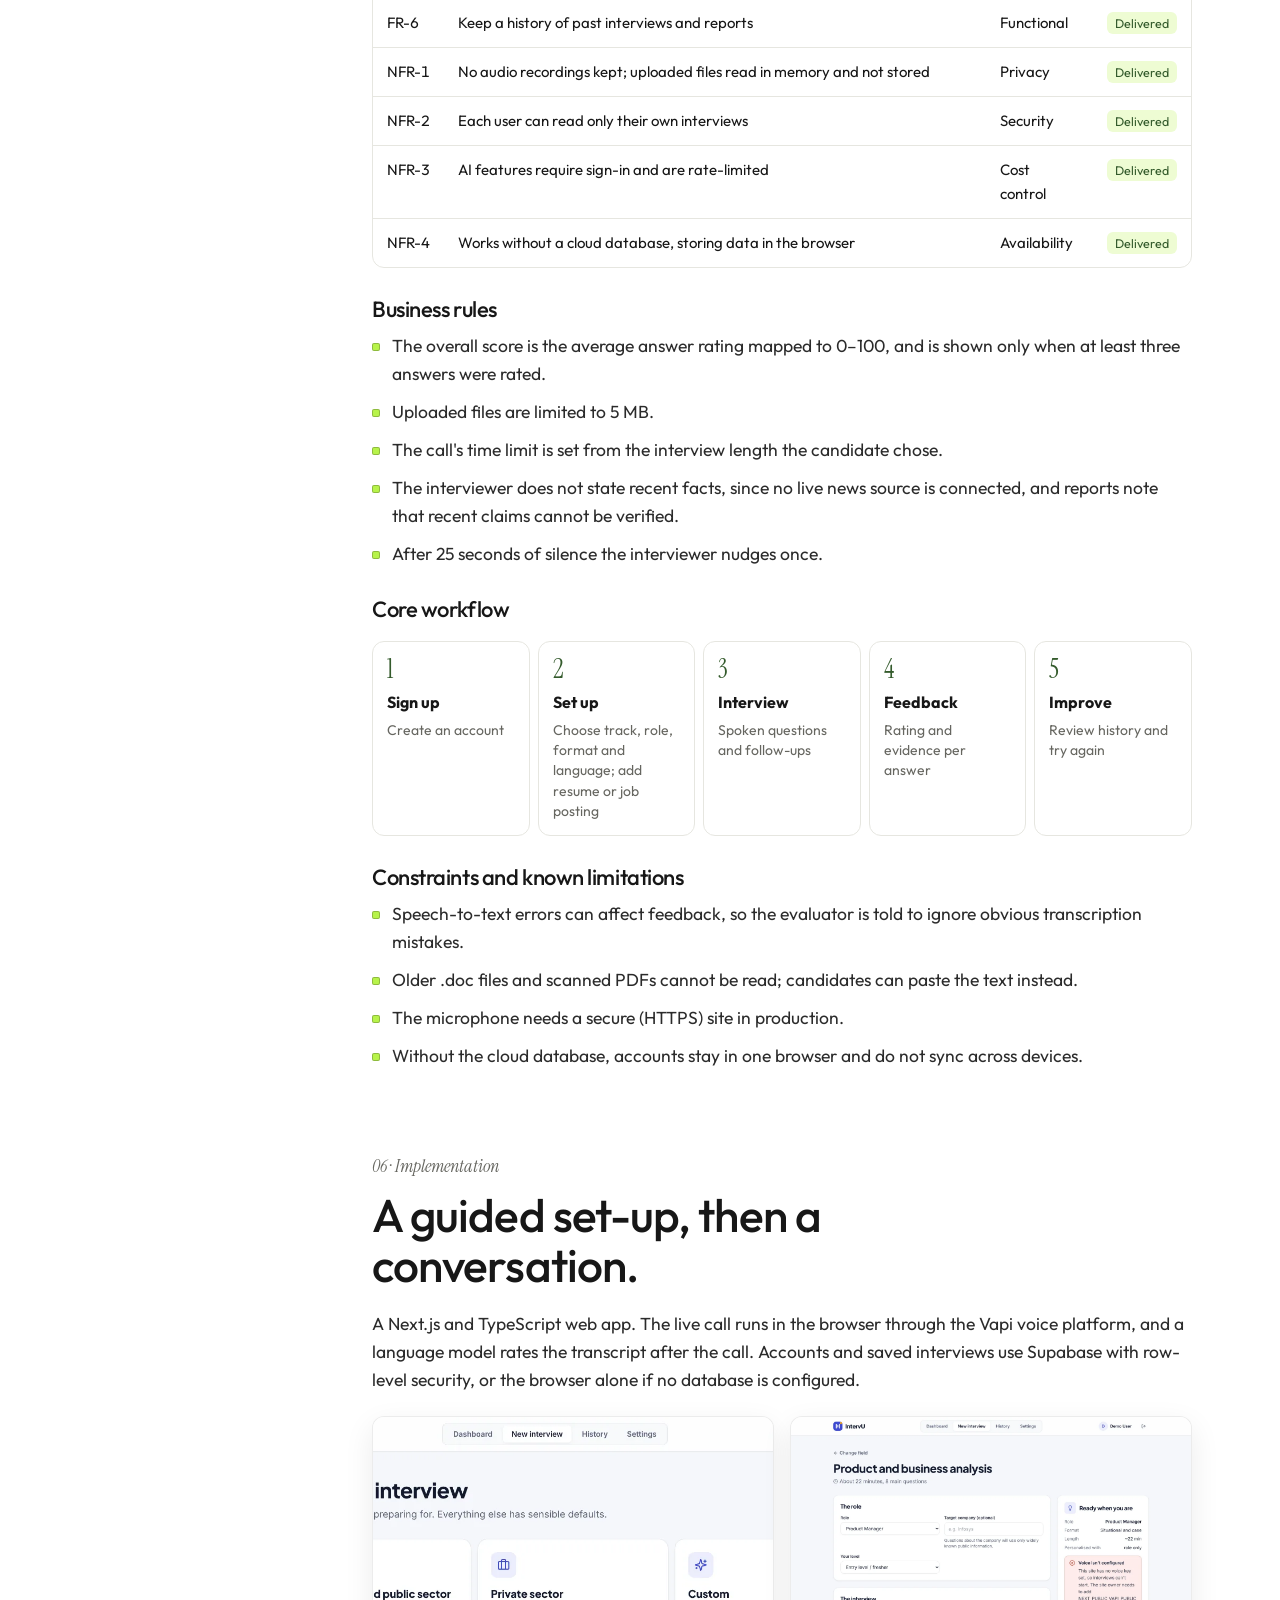
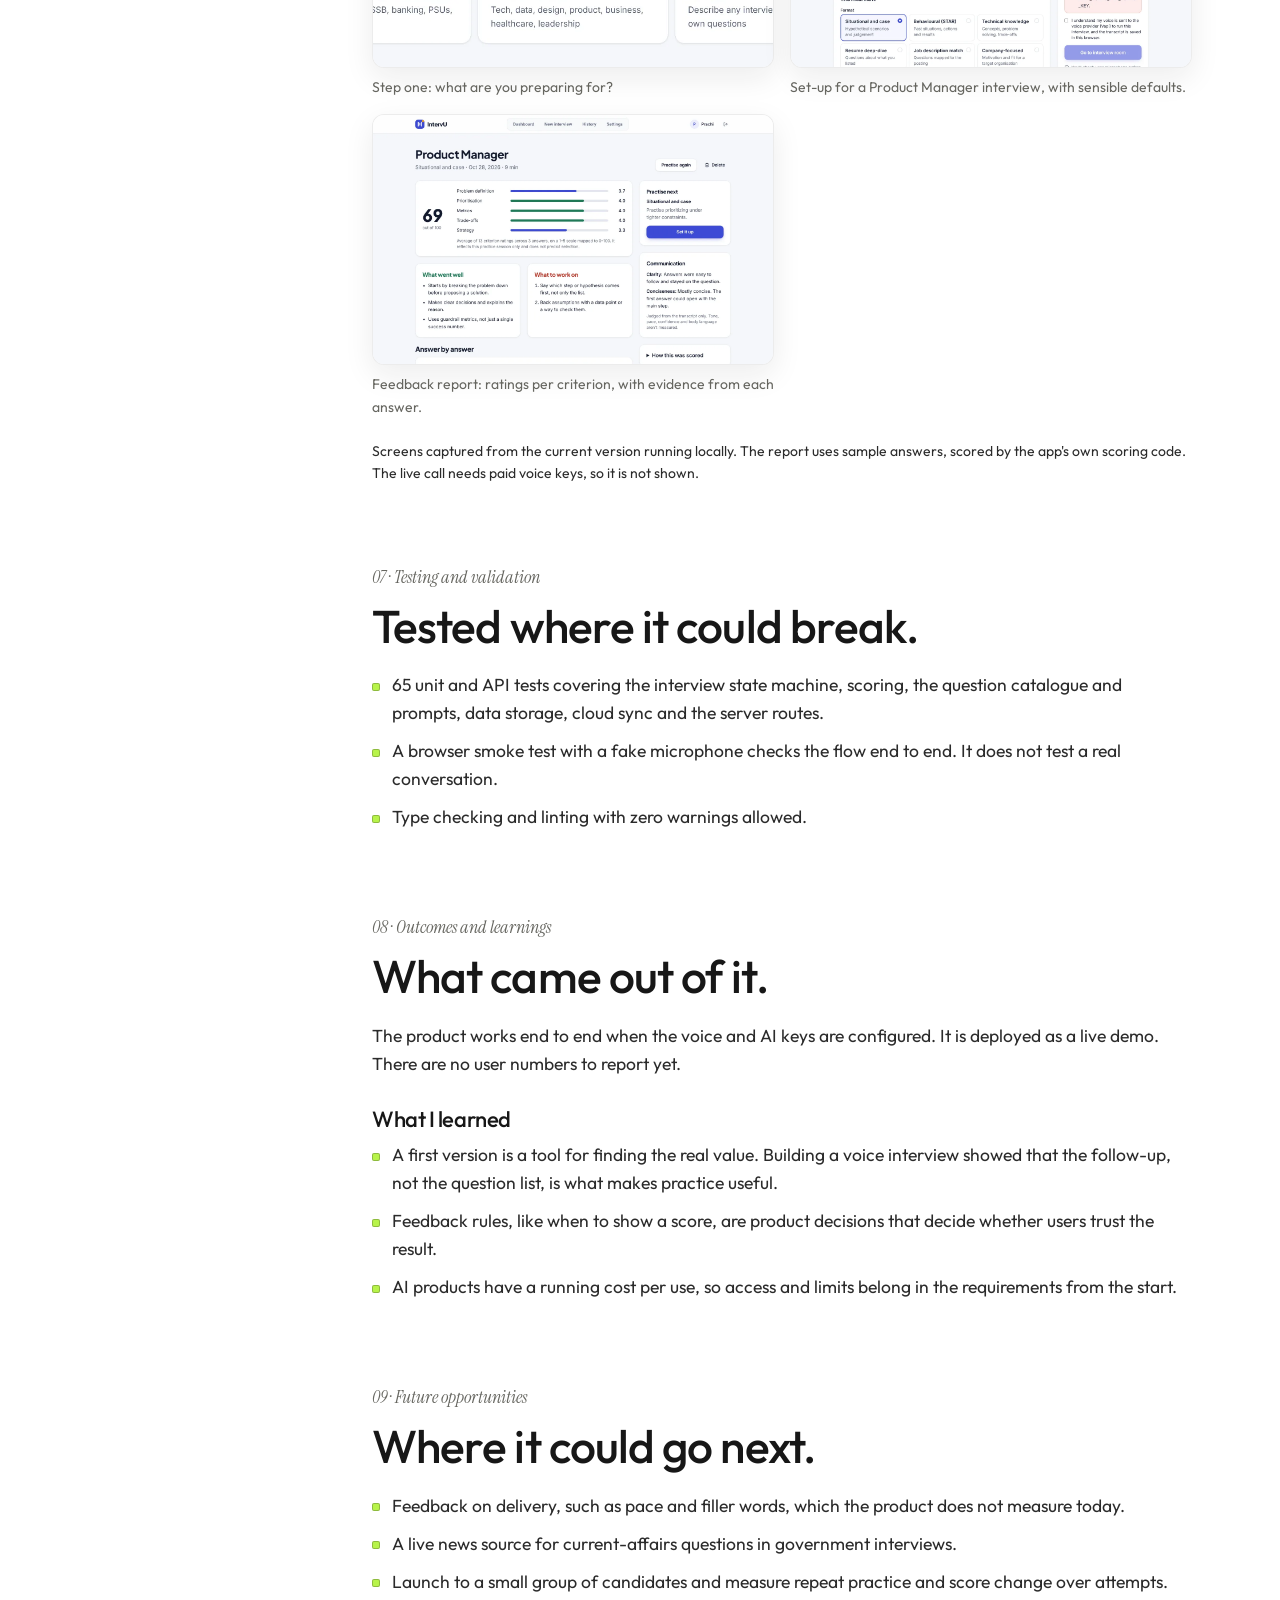
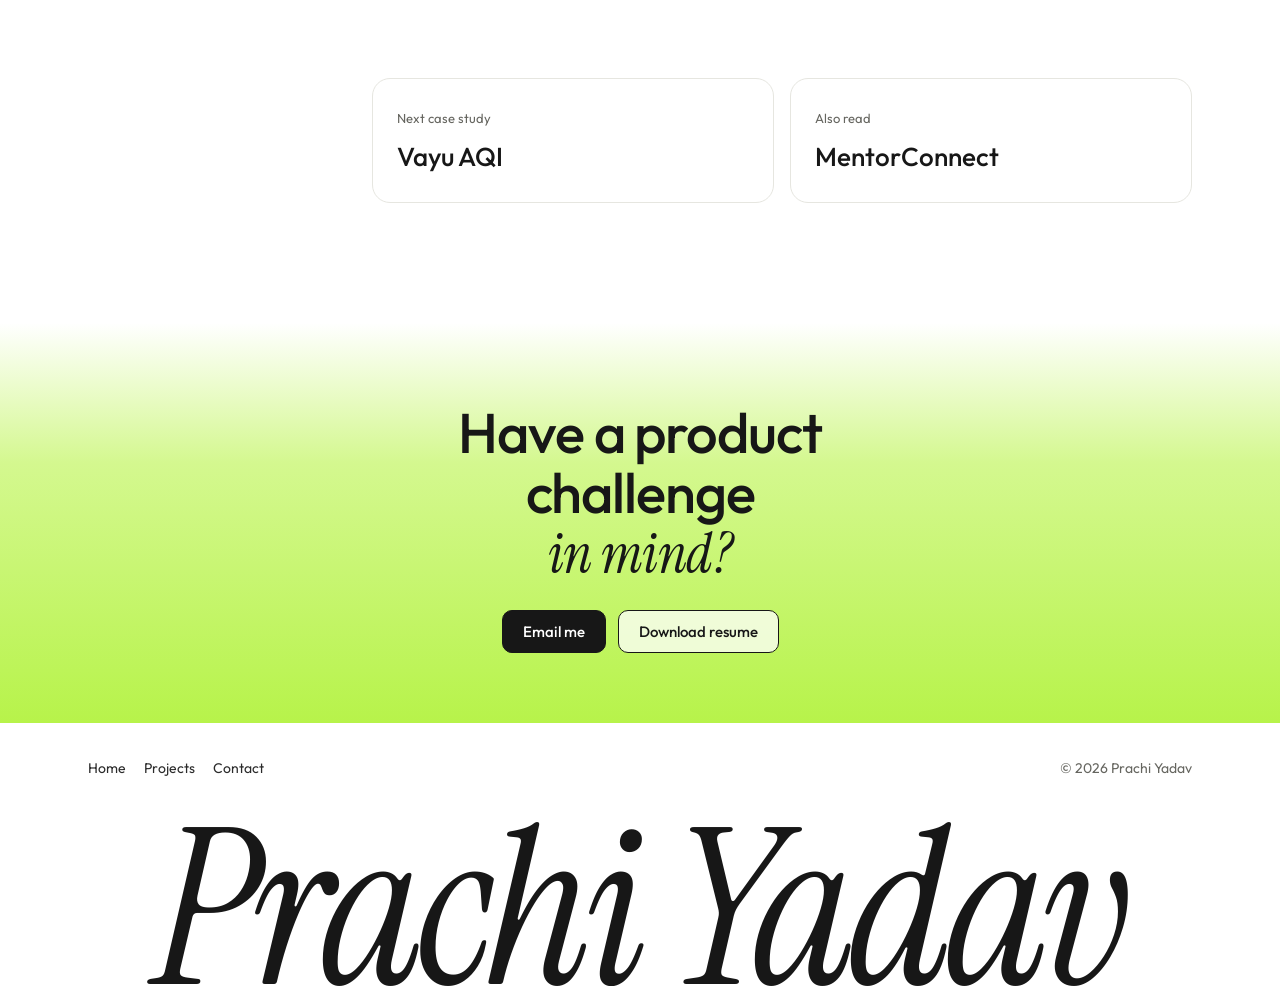
<file: case-studies/ai-interviewer.html>
<!doctype html>
<html lang="en" class="no-js">
<head>
  <meta charset="utf-8">
  <meta name="viewport" content="width=device-width, initial-scale=1">
  <title>AI Voice Interviewer case study | Prachi Yadav</title>
  <meta name="description" content="Product and business analysis case study: a spoken mock interview app that asks follow-up questions and gives feedback on each answer.">
  <meta name="theme-color" content="#b7f34a">
  <meta property="og:title" content="AI Voice Interviewer case study | Prachi Yadav">
  <meta property="og:description" content="Spoken mock interviews with follow-up questions and rubric-based feedback: concept, requirements, rules and delivery.">
  <link rel="canonical" href="https://prachi-yadav-work.vercel.app/case-studies/ai-interviewer.html">
  <meta property="og:type" content="website">
  <meta property="og:url" content="https://prachi-yadav-work.vercel.app/case-studies/ai-interviewer.html">
  <meta property="og:image" content="https://prachi-yadav-work.vercel.app/assets/img/og.png">
  <meta property="og:image:width" content="1200">
  <meta property="og:image:height" content="630">
  <meta name="twitter:card" content="summary_large_image">
  <link rel="icon" href="../favicon.svg" type="image/svg+xml">
  <link rel="preload" href="../assets/fonts/outfit-latin-wght-normal.woff2" as="font" type="font/woff2" crossorigin>
  <link rel="stylesheet" href="../assets/css/style.css">
</head>
<body id="top">
<a class="skip" href="#main">Skip to content</a>

<header class="nav">
  <div class="wrap nav-in">
    <a class="brand" href="../index.html" aria-label="Prachi Yadav, home">Prachi Yadav</a>
    <ul class="nav-links" id="nav-links">
      <li><a href="../index.html">Home</a></li>
      <li><a href="../index.html#how-i-work">How I work</a></li>
      <li><a href="../index.html#projects" class="active">Projects</a></li>
      <li><a href="../index.html#about">About</a></li>
      <li><a href="../index.html#contact">Contact</a></li>
    </ul>
    <div class="nav-cta">
      <a class="btn btn-dark btn-small" href="../assets/resume/Prachi_Yadav_Resume.pdf" target="_blank" rel="noopener">Resume</a>
      <button class="menu-btn" aria-label="Open menu" aria-expanded="false" aria-controls="nav-links"><span></span></button>
    </div>
  </div>
</header>

<main id="main">
<section class="cs-hero">
  <div class="wrap">
    <a class="crumb" href="../index.html#projects"><svg viewBox="0 0 16 16" aria-hidden="true"><path d="M3 8h10M9 4l4 4-4 4" fill="none" stroke="currentColor" stroke-width="1.5"/></svg>All case studies</a>
    <h1>AI Voice <span class="it">Interviewer</span></h1>
    <p class="lead">Most interview practice is reading questions alone. Real interviews are spoken, and the hard part is the follow-up. This app runs a spoken mock interview that listens, asks the follow-up a real panel would, and then gives feedback on each answer.</p>
    <dl class="facts">
      <div><dt>Category</dt><dd>Career tech, voice AI</dd></div>
      <div><dt>Product name</dt><dd>IntervU</dd></div>
      <div><dt>Team</dt><dd>Built with Shubham Kumar Singh</dd></div>
      <div><dt>My role</dt><dd>Product concept and first working version</dd></div>
    </dl>
    <div class="cs-links">
      <a class="btn btn-dark" href="https://ai-voice-interviewer-lyart.vercel.app" target="_blank" rel="noopener">Open live demo
        <svg viewBox="0 0 16 16" aria-hidden="true"><path d="M3 8h10M9 4l4 4-4 4" fill="none" stroke="currentColor" stroke-width="1.5"/></svg></a>
      <a class="btn btn-light" href="https://github.com/PrachiYadav-16/AI-voice-interviewer" target="_blank" rel="noopener">View repository</a>
      <a class="btn btn-light" href="#perspectives">Jump to decisions</a>
    </div>
  </div>
</section>

<div class="wrap cs-cover rv">
  <figure class="shot" style="margin:0"><img src="../assets/img/ai-interviewer-home.webp" alt="AI Voice Interviewer landing page with a sample behavioural question, answer and follow-up" width="1400" height="900"></figure>
</div>

<div class="wrap cs-body">
  <nav class="toc" aria-label="On this page" data-spy>
    <b>On this page</b>
    <a href="#overview">Overview</a>
    <a href="#role">My contribution</a>
    <a href="#problem">Problem</a>
    <a href="#users">Target users</a>
    <a href="#perspectives">Decisions and requirements</a>
    <a href="#implementation">Implementation</a>
    <a href="#validation">Testing and validation</a>
    <a href="#outcomes">Outcomes and learnings</a>
    <a href="#future">Future opportunities</a>
  </nav>

  <article>
    <section class="cs-sec" id="overview">
      <span class="eyebrow">01 · Overview</span>
      <h2>Practice the interview, not just the questions.</h2>
      <p>The candidate picks what they are preparing for, from UPSC and SSB boards to campus placements and private-sector roles, and then talks with an AI interviewer. It asks one question at a time, waits while they think and follows up on what they actually said. Afterwards each answer is rated against a rubric for that interview type, with evidence quoted from their own words.</p>
      <p>The product started as my first version in January 2026 and was later rebuilt and expanded into IntervU, keeping the same core idea: a spoken interview with role-based questions.</p>
      <div class="stats">
        <div class="stat"><b>2</b><span>tracks: government and public sector, private sector</span></div>
        <div class="stat"><b>11</b><span>interview formats, from HR and STAR to panel and pressure rounds</span></div>
        <div class="stat"><b>5</b><span>language options, including Hindi and Hindi–English mix</span></div>
        <div class="stat"><b>65</b><span>automated unit and API tests in the current version</span></div>
      </div>
    </section>

    <section class="cs-sec" id="role">
      <span class="eyebrow">02 · My contribution</span>
      <h2>Concept to first working version.</h2>
      <div class="callout mine">
        <h4>My work</h4>
        <ul class="list">
          <li>Shaped the product concept: a voice-based mock interview with questions that depend on the job role.</li>
          <li>Built the first working version: sign-up and login, a choice of 20 job roles, resume upload, avatar selection, and a live AI voice interview with a real-time transcript.</li>
          <li>Designed the user flow from choosing a role to finishing the interview.</li>
          <li>Own the repository; the later changes were merged into it through pull requests.</li>
        </ul>
      </div>
      <div class="callout">
        <h4>Team work</h4>
        <p>Teammate Shubham Kumar Singh rebuilt and expanded the product as IntervU: the government and private-sector catalogue, rubric-based feedback reports, cloud accounts, and the automated tests.</p>
      </div>
    </section>

    <section class="cs-sec" id="problem">
      <span class="eyebrow">03 · Problem statement</span>
      <h2>The hard part of an interview is the follow-up.</h2>
      <p>Candidates usually prepare by reading lists of common questions and rehearsing answers in their heads. That does not prepare them for speaking out loud, for a panel that probes a vague answer, or for interviews in Hindi. Mock interviews with real people are hard to arrange, and feedback is often general rather than tied to what was actually said.</p>
      <p class="pull">Give anyone a realistic spoken interview, on demand, with feedback they can act on.</p>
    </section>

    <section class="cs-sec" id="users">
      <span class="eyebrow">04 · Target users</span>
      <h2>Who it is for.</h2>
      <div class="tbl-wrap"><table class="tbl">
        <thead><tr><th>User</th><th>Need</th><th>How the product responds</th></tr></thead>
        <tbody>
          <tr><td>Government job aspirants (UPSC, State PSCs, SSB, banking, PSUs)</td><td>Practice the personality test and board interview</td><td>A government track that also says whether that recruitment normally includes an interview</td></tr>
          <tr><td>Private-sector job seekers</td><td>Practice for a specific role and company</td><td>Role, level, format and target company, with questions from their resume and the job posting</td></tr>
          <tr><td>Students in campus placements</td><td>Get comfortable speaking under pressure</td><td>HR and general rounds, with a friendly to challenging interviewer style</td></tr>
          <tr><td>Hindi speakers</td><td>Practice in the language of the real interview</td><td>Hindi and Hindi–English mix interviews</td></tr>
        </tbody>
      </table></div>
    </section>

    <section class="cs-sec" id="perspectives">
      <span class="eyebrow">05 · Decisions and requirements</span>
      <h2>Decisions, requirements and rules.</h2>

      <div class="persp-panel" id="panel-pm">
        <span class="tagline">Product decisions</span>
        <h3>Product objective</h3>
        <p>Make a mock interview feel like the real one, spoken and responsive, and make the feedback specific enough that the candidate knows what to fix before the next attempt.</p>

        <h3>Key decisions</h3>
        <div class="dlog">
          <div class="dcard">
            <div class="dh"><h4>Follow up, don't just ask</h4><span class="ref">Core value</span></div>
            <dl><dt>Decision</dt><dd>One question at a time, with a follow-up based on what the candidate said rather than the next item on a list.</dd>
            <dt>Why</dt><dd>Real panels probe vague answers. A fixed list cannot practice that, and it is what makes the product worth using over a question bank.</dd></dl>
          </div>
          <div class="dcard">
            <div class="dh"><h4>A score you can trust</h4><span class="ref">Feedback design</span></div>
            <dl><dt>Decision</dt><dd>The AI rates each answer 1 to 5 against a rubric, with evidence from the candidate's words. The app, not the AI, calculates the overall score, and shows none when fewer than three answers were rated.</dd>
            <dt>Why</dt><dd>A single number from two answers would look precise without meaning much. Keeping the arithmetic in code keeps it consistent.</dd></dl>
          </div>
          <div class="dcard">
            <div class="dh"><h4>Say what is not measured</h4><span class="ref">Trust</span></div>
            <dl><dt>Decision</dt><dd>Feedback covers the words only. Tone, pace, confidence and body language are not measured, and the app says so.</dd>
            <dt>Why</dt><dd>Overclaiming would mislead candidates about what they need to work on.</dd></dl>
          </div>
          <div class="dcard">
            <div class="dh"><h4>Interviews in Indian languages</h4><span class="ref">Market fit</span></div>
            <dl><dt>Decision</dt><dd>Support Hindi and Hindi–English mix, and a government track alongside the private sector.</dd>
            <dt>Why</dt><dd>Many interviews in India, especially for public-sector roles, are not in English only.</dd></dl>
          </div>
          <div class="dcard">
            <div class="dh"><h4>Protect the running cost</h4><span class="ref">Business viability</span></div>
            <dl><dt>Decision</dt><dd>AI features need a signed-in user and are rate-limited.</dd>
            <dt>Why</dt><dd>Every voice call and report costs money on the AI providers. Without limits, anyone could run up the bill.</dd></dl>
          </div>
        </div>

        <h3>How the scope grew</h3>
        <div class="tbl-wrap"><table class="tbl">
          <thead><tr><th>Area</th><th>First version (mine, Jan 2026)</th><th>Current version (IntervU, Oct 2026)</th></tr></thead>
          <tbody>
            <tr><td>Roles</td><td>20 job roles</td><td>Government and private-sector tracks, custom interviews</td></tr>
            <tr><td>Personalization</td><td>Resume upload, avatar choice</td><td>Resume and job description, target company, level, style, difficulty, length</td></tr>
            <tr><td>Interview</td><td>Live voice interview, real-time transcript</td><td>Follow-ups, pause, mute, skip, repeat, silence nudges</td></tr>
            <tr><td>Feedback</td><td>Spoken comments from the interviewer; no written report</td><td>Rubric-based report per answer and history</td></tr>
            <tr><td>Accounts</td><td>Sign-up and login</td><td>Cloud accounts with email confirmation, or browser-only</td></tr>
          </tbody>
        </table></div>
      </div>

      <div class="persp-panel" id="panel-ba" style="margin-top:48px;">
        <span class="tagline">Requirements and rules</span>
        <h3>Business problem</h3>
        <p>Candidates need affordable, realistic interview practice. The product must deliver a live conversation and useful feedback, while keeping personal data such as resumes private and keeping the cost of AI usage under control.</p>

        <h3>Stakeholders</h3>
        <div class="tbl-wrap"><table class="tbl">
          <thead><tr><th>Stakeholder</th><th>Interest</th></tr></thead>
          <tbody>
            <tr><td>Candidate</td><td>Realistic practice, clear feedback, privacy of resume and answers</td></tr>
            <tr><td>Product owner</td><td>Controlled AI cost, no misuse of paid services, reliable feedback</td></tr>
            <tr><td>AI service providers (voice and language models)</td><td>Usage is billed to the owner's accounts</td></tr>
          </tbody>
        </table></div>

        <h3>Requirements</h3>
        <p class="muted" style="font-size:15px;">Retrospective analysis of the current version, based on the repository. Not an original requirements document.</p>
        <div class="tbl-wrap"><table class="tbl">
          <thead><tr><th>ID</th><th>Requirement</th><th>Type</th><th>Status</th></tr></thead>
          <tbody>
            <tr><td class="num">FR-1</td><td>Users create an account and sign in</td><td>Functional</td><td><span class="pill-status st-done">Delivered</span></td></tr>
            <tr><td class="num">FR-2</td><td>Set up an interview: track, role, level, format, style, difficulty, length and language</td><td>Functional</td><td><span class="pill-status st-done">Delivered</span></td></tr>
            <tr><td class="num">FR-3</td><td>Upload a resume and job description (PDF, .docx or .txt) to personalise questions</td><td>Functional</td><td><span class="pill-status st-done">Delivered</span></td></tr>
            <tr><td class="num">FR-4</td><td>Run a live voice interview with pause, mute, skip, repeat and end</td><td>Functional</td><td><span class="pill-status st-done">Delivered</span></td></tr>
            <tr><td class="num">FR-5</td><td>Produce a feedback report rating each answer with evidence</td><td>Functional</td><td><span class="pill-status st-done">Delivered</span></td></tr>
            <tr><td class="num">FR-6</td><td>Keep a history of past interviews and reports</td><td>Functional</td><td><span class="pill-status st-done">Delivered</span></td></tr>
            <tr><td class="num">NFR-1</td><td>No audio recordings kept; uploaded files read in memory and not stored</td><td>Privacy</td><td><span class="pill-status st-done">Delivered</span></td></tr>
            <tr><td class="num">NFR-2</td><td>Each user can read only their own interviews</td><td>Security</td><td><span class="pill-status st-done">Delivered</span></td></tr>
            <tr><td class="num">NFR-3</td><td>AI features require sign-in and are rate-limited</td><td>Cost control</td><td><span class="pill-status st-done">Delivered</span></td></tr>
            <tr><td class="num">NFR-4</td><td>Works without a cloud database, storing data in the browser</td><td>Availability</td><td><span class="pill-status st-done">Delivered</span></td></tr>
          </tbody>
        </table></div>

        <h3>Business rules</h3>
        <ul class="list">
          <li>The overall score is the average answer rating mapped to 0–100, and is shown only when at least three answers were rated.</li>
          <li>Uploaded files are limited to 5 MB.</li>
          <li>The call's time limit is set from the interview length the candidate chose.</li>
          <li>The interviewer does not state recent facts, since no live news source is connected, and reports note that recent claims cannot be verified.</li>
          <li>After 25 seconds of silence the interviewer nudges once.</li>
        </ul>

        <h3>Core workflow</h3>
        <div class="flowline">
          <div class="fs"><span class="n">1</span><b>Sign up</b><span>Create an account</span></div>
          <div class="fs"><span class="n">2</span><b>Set up</b><span>Choose track, role, format and language; add resume or job posting</span></div>
          <div class="fs"><span class="n">3</span><b>Interview</b><span>Spoken questions and follow-ups</span></div>
          <div class="fs"><span class="n">4</span><b>Feedback</b><span>Rating and evidence per answer</span></div>
          <div class="fs"><span class="n">5</span><b>Improve</b><span>Review history and try again</span></div>
        </div>

        <h3>Constraints and known limitations</h3>
        <ul class="list">
          <li>Speech-to-text errors can affect feedback, so the evaluator is told to ignore obvious transcription mistakes.</li>
          <li>Older .doc files and scanned PDFs cannot be read; candidates can paste the text instead.</li>
          <li>The microphone needs a secure (HTTPS) site in production.</li>
          <li>Without the cloud database, accounts stay in one browser and do not sync across devices.</li>
        </ul>
      </div>
    </section>

    <section class="cs-sec" id="implementation">
      <span class="eyebrow">06 · Implementation</span>
      <h2>A guided set-up, then a conversation.</h2>
      <p>A Next.js and TypeScript web app. The live call runs in the browser through the Vapi voice platform, and a language model rates the transcript after the call. Accounts and saved interviews use Supabase with row-level security, or the browser alone if no database is configured.</p>
      <div class="gallery">
        <figure><div class="shot"><img src="../assets/img/ai-interviewer-tracks.webp" alt="Interview set-up: government, private sector or custom" loading="lazy" width="1400" height="470"></div><figcaption>Step one: what are you preparing for?</figcaption></figure>
        <figure><div class="shot"><img src="../assets/img/ai-interviewer-setup.webp" alt="Set-up options for a Product Manager interview: level, format, style, difficulty, length and language" loading="lazy" width="1400" height="1150"></div><figcaption>Set-up for a Product Manager interview, with sensible defaults.</figcaption></figure>
        <figure><div class="shot"><img src="../assets/img/ai-interviewer-report.webp" alt="Feedback report with an overall score, ratings per criterion and answer-by-answer feedback" loading="lazy" width="1400" height="1060"></div><figcaption>Feedback report: ratings per criterion, with evidence from each answer.</figcaption></figure>
      </div>
      <p class="muted" style="font-size:14px;">Screens captured from the current version running locally. The report uses sample answers, scored by the app's own scoring code. The live call needs paid voice keys, so it is not shown.</p>
    </section>

    <section class="cs-sec" id="validation">
      <span class="eyebrow">07 · Testing and validation</span>
      <h2>Tested where it could break.</h2>
      <ul class="list">
        <li>65 unit and API tests covering the interview state machine, scoring, the question catalogue and prompts, data storage, cloud sync and the server routes.</li>
        <li>A browser smoke test with a fake microphone checks the flow end to end. It does not test a real conversation.</li>
        <li>Type checking and linting with zero warnings allowed.</li>
      </ul>
    </section>

    <section class="cs-sec" id="outcomes">
      <span class="eyebrow">08 · Outcomes and learnings</span>
      <h2>What came out of it.</h2>
      <p>The product works end to end when the voice and AI keys are configured. It is deployed as a live demo. There are no user numbers to report yet.</p>
      <h3>What I learned</h3>
      <ul class="list">
        <li>A first version is a tool for finding the real value. Building a voice interview showed that the follow-up, not the question list, is what makes practice useful.</li>
        <li>Feedback rules, like when to show a score, are product decisions that decide whether users trust the result.</li>
        <li>AI products have a running cost per use, so access and limits belong in the requirements from the start.</li>
      </ul>
    </section>

    <section class="cs-sec" id="future">
      <span class="eyebrow">09 · Future opportunities</span>
      <h2>Where it could go next.</h2>
      <ul class="list">
        <li>Feedback on delivery, such as pace and filler words, which the product does not measure today.</li>
        <li>A live news source for current-affairs questions in government interviews.</li>
        <li>Launch to a small group of candidates and measure repeat practice and score change over attempts.</li>
      </ul>
    </section>

    <div class="next-cs">
      <a href="vayu-aqi.html"><small>Next case study</small><strong>Vayu AQI</strong></a>
      <a href="mentorconnect.html"><small>Also read</small><strong>MentorConnect</strong></a>
    </div>
  </article>
</div>
</main>

<section class="cta" style="padding: 80px 0 70px;">
  <div class="wrap">
    <h2 style="font-size: clamp(32px,4.5vw,56px);">Have a product challenge <span class="it">in mind?</span></h2>
    <div class="cta-actions" style="margin-top:26px;">
      <a class="btn btn-dark" href="mailto:y16prachi04@gmail.com">Email me</a>
      <a class="btn btn-light" href="../assets/resume/Prachi_Yadav_Resume.pdf" download>Download resume</a>
    </div>
  </div>
</section>

<footer class="footer">
  <div class="wrap foot-in">
    <nav aria-label="Footer"><a href="../index.html">Home</a><a href="../index.html#projects">Projects</a><a href="../index.html#contact">Contact</a></nav>
    <span>© <span id="year">2026</span> Prachi Yadav</span>
  </div>
  <div class="giant" aria-hidden="true">Prachi Yadav</div>
</footer>
<script src="../assets/js/main.js"></script>
</body>
</html>
</file>
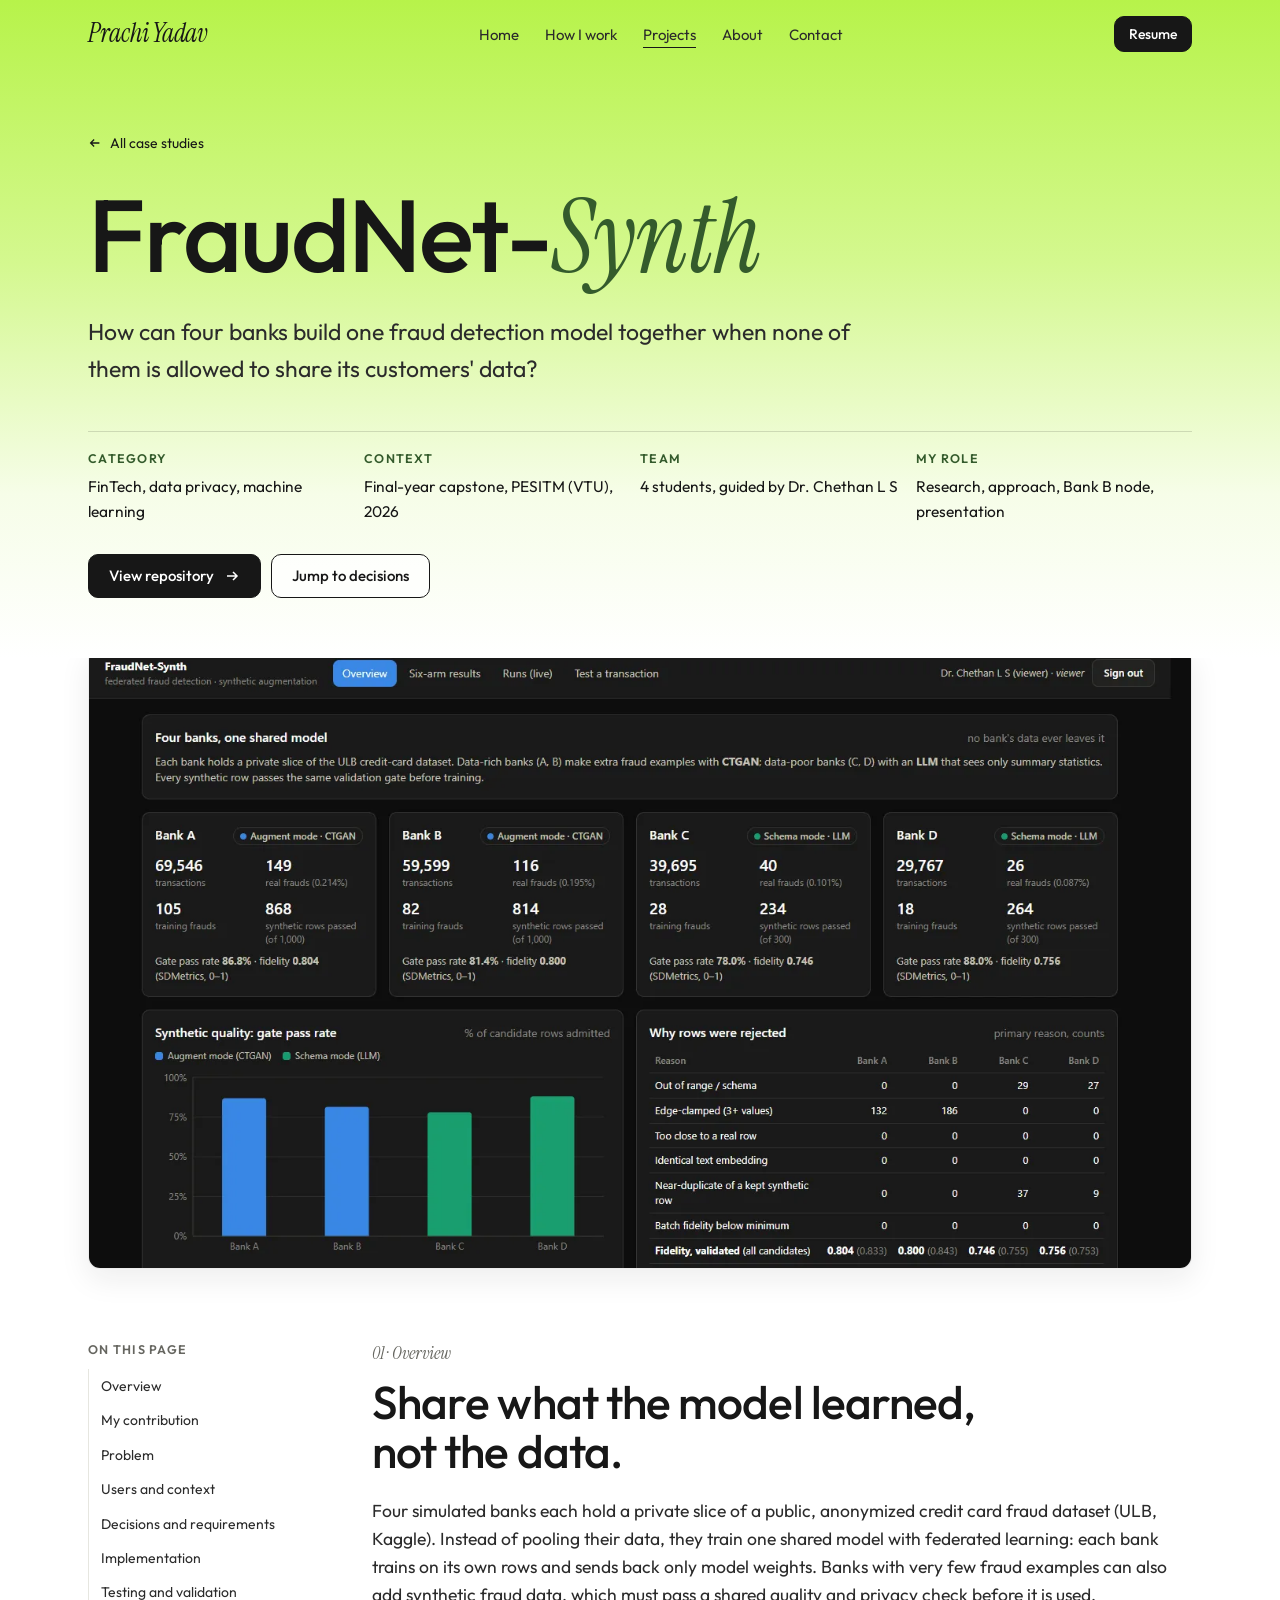
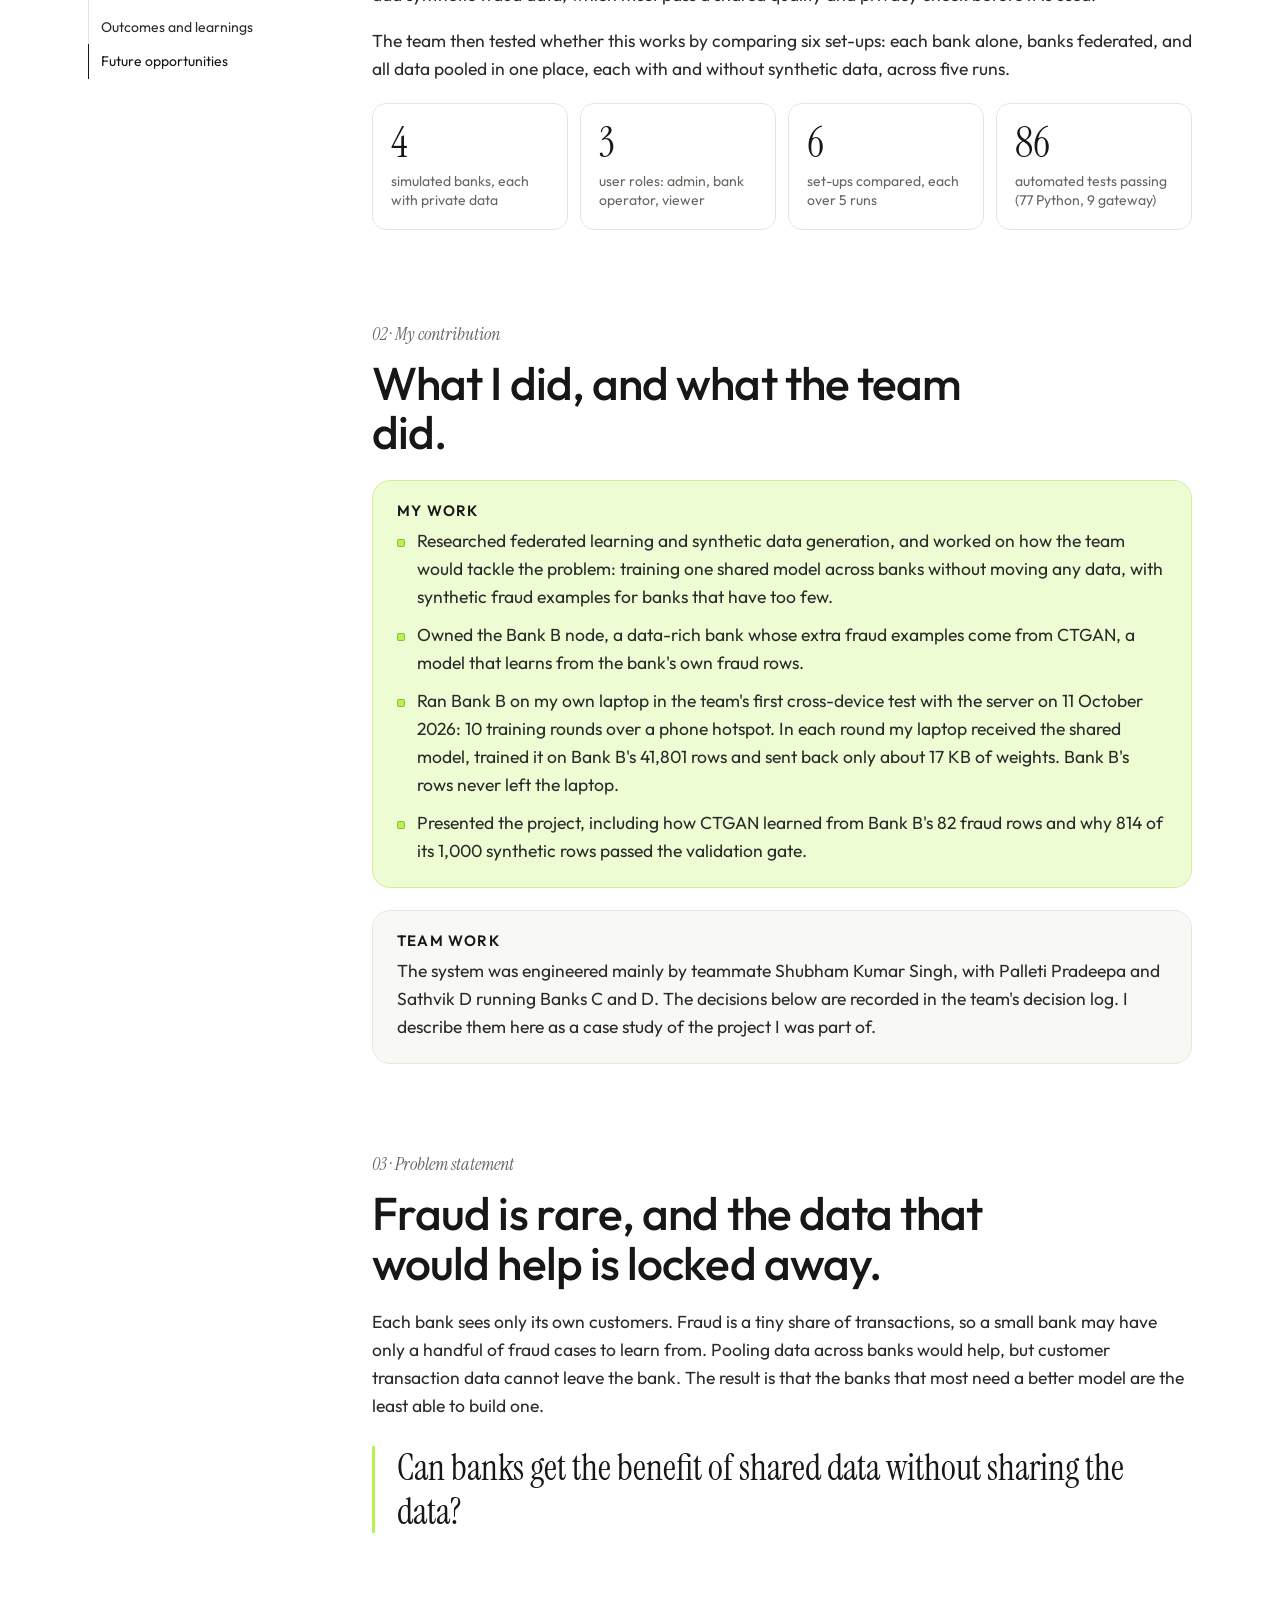
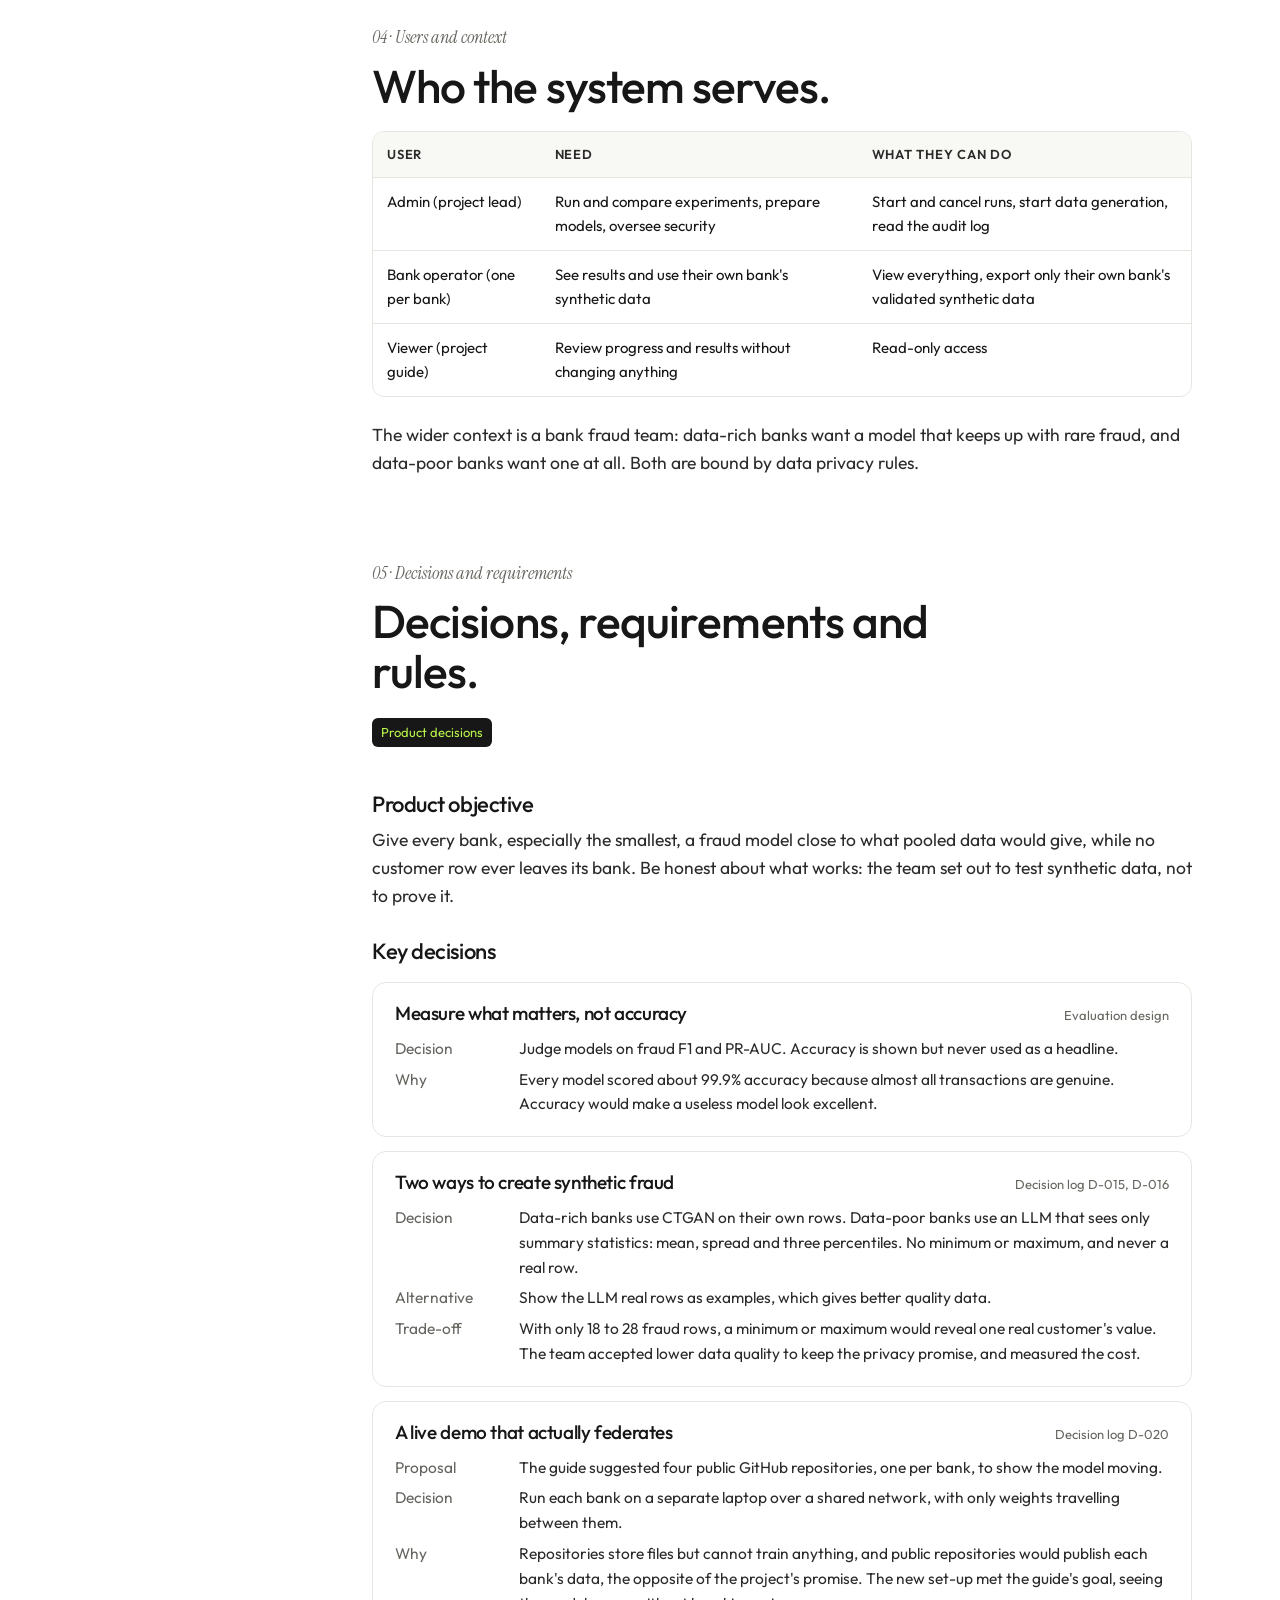
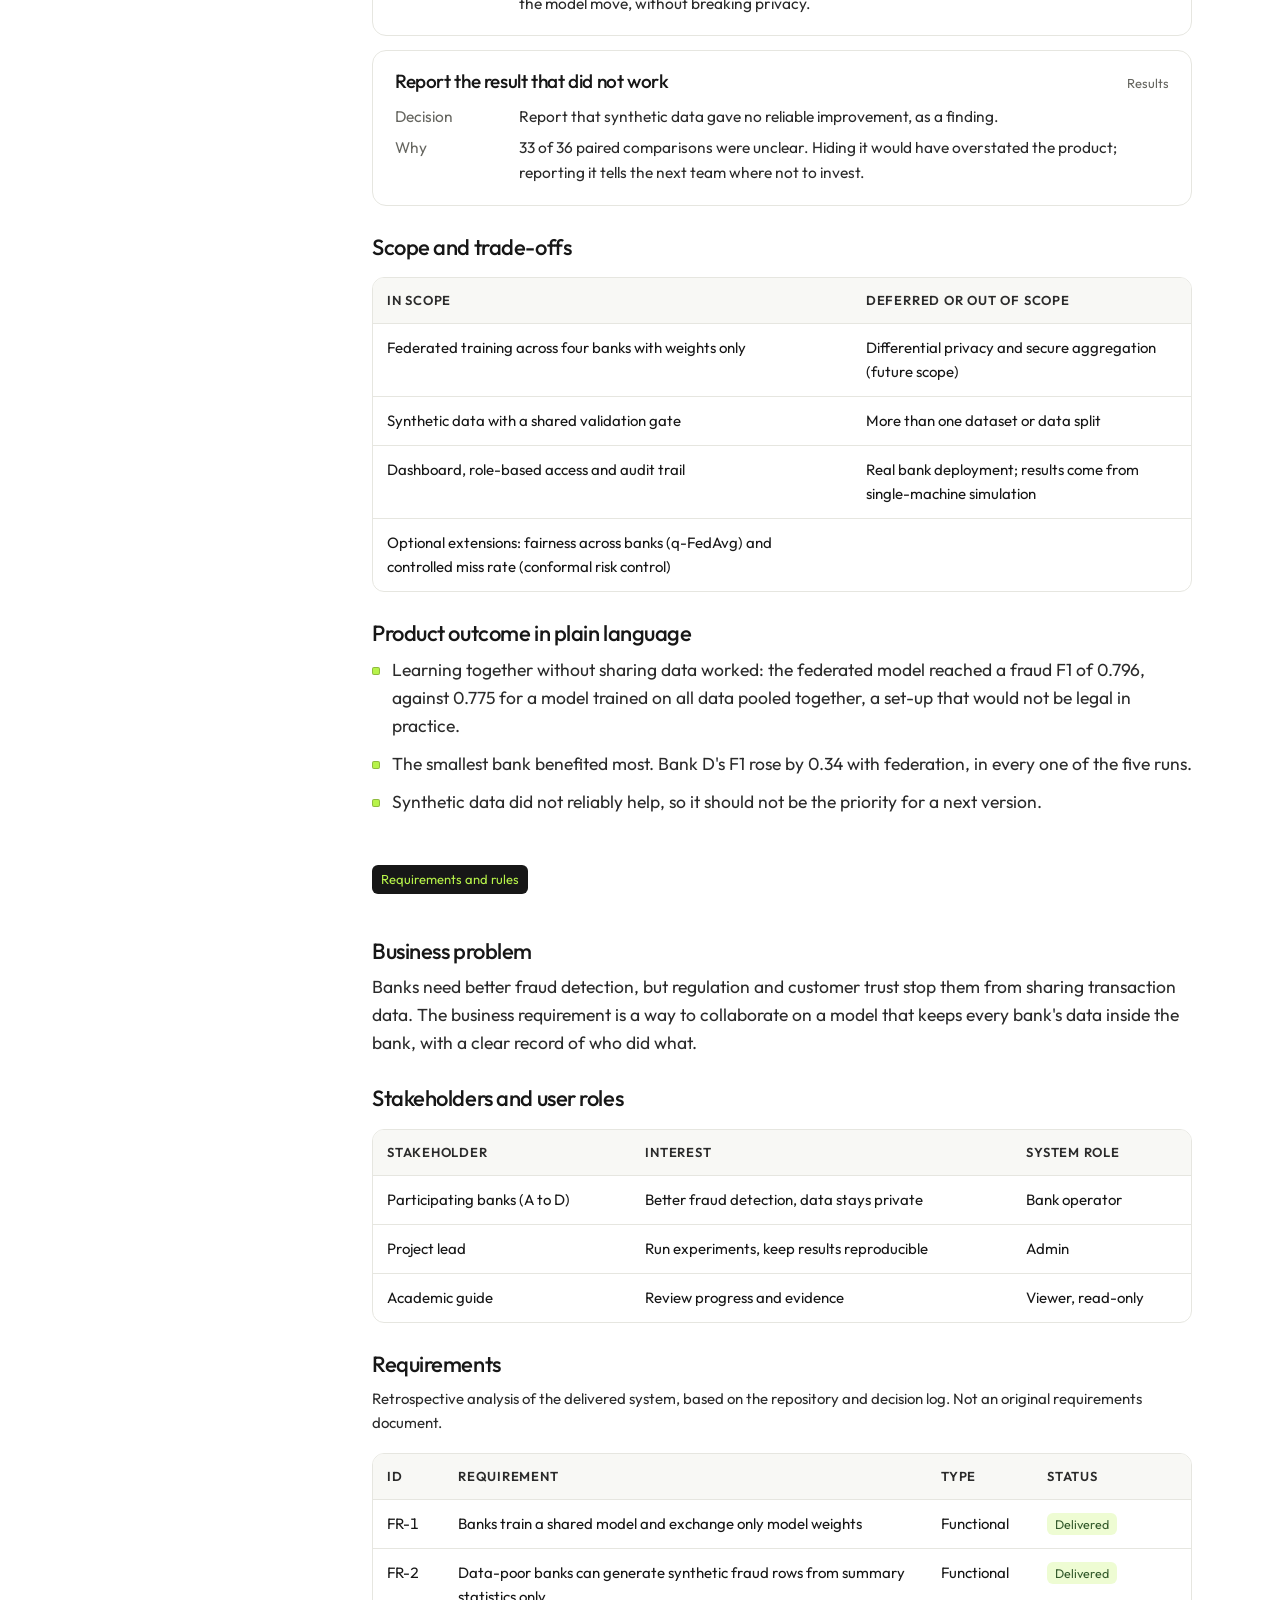
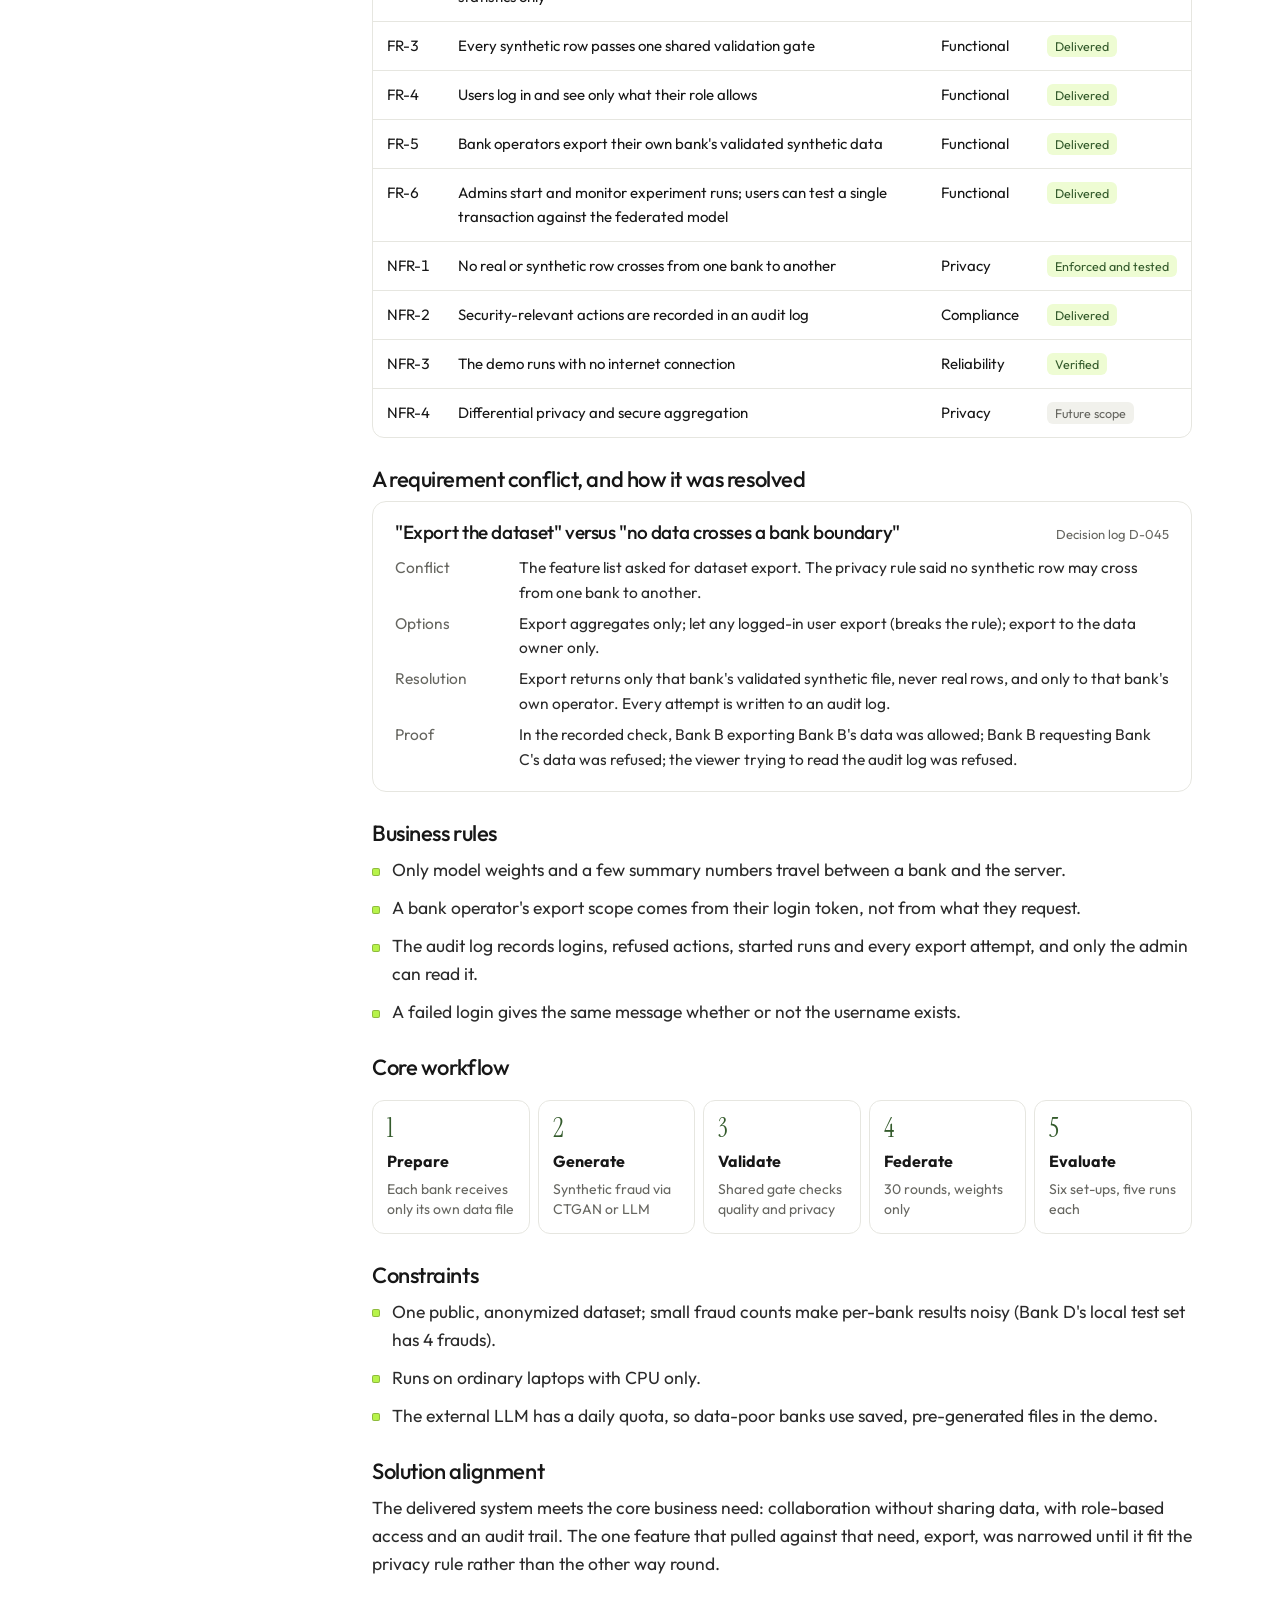
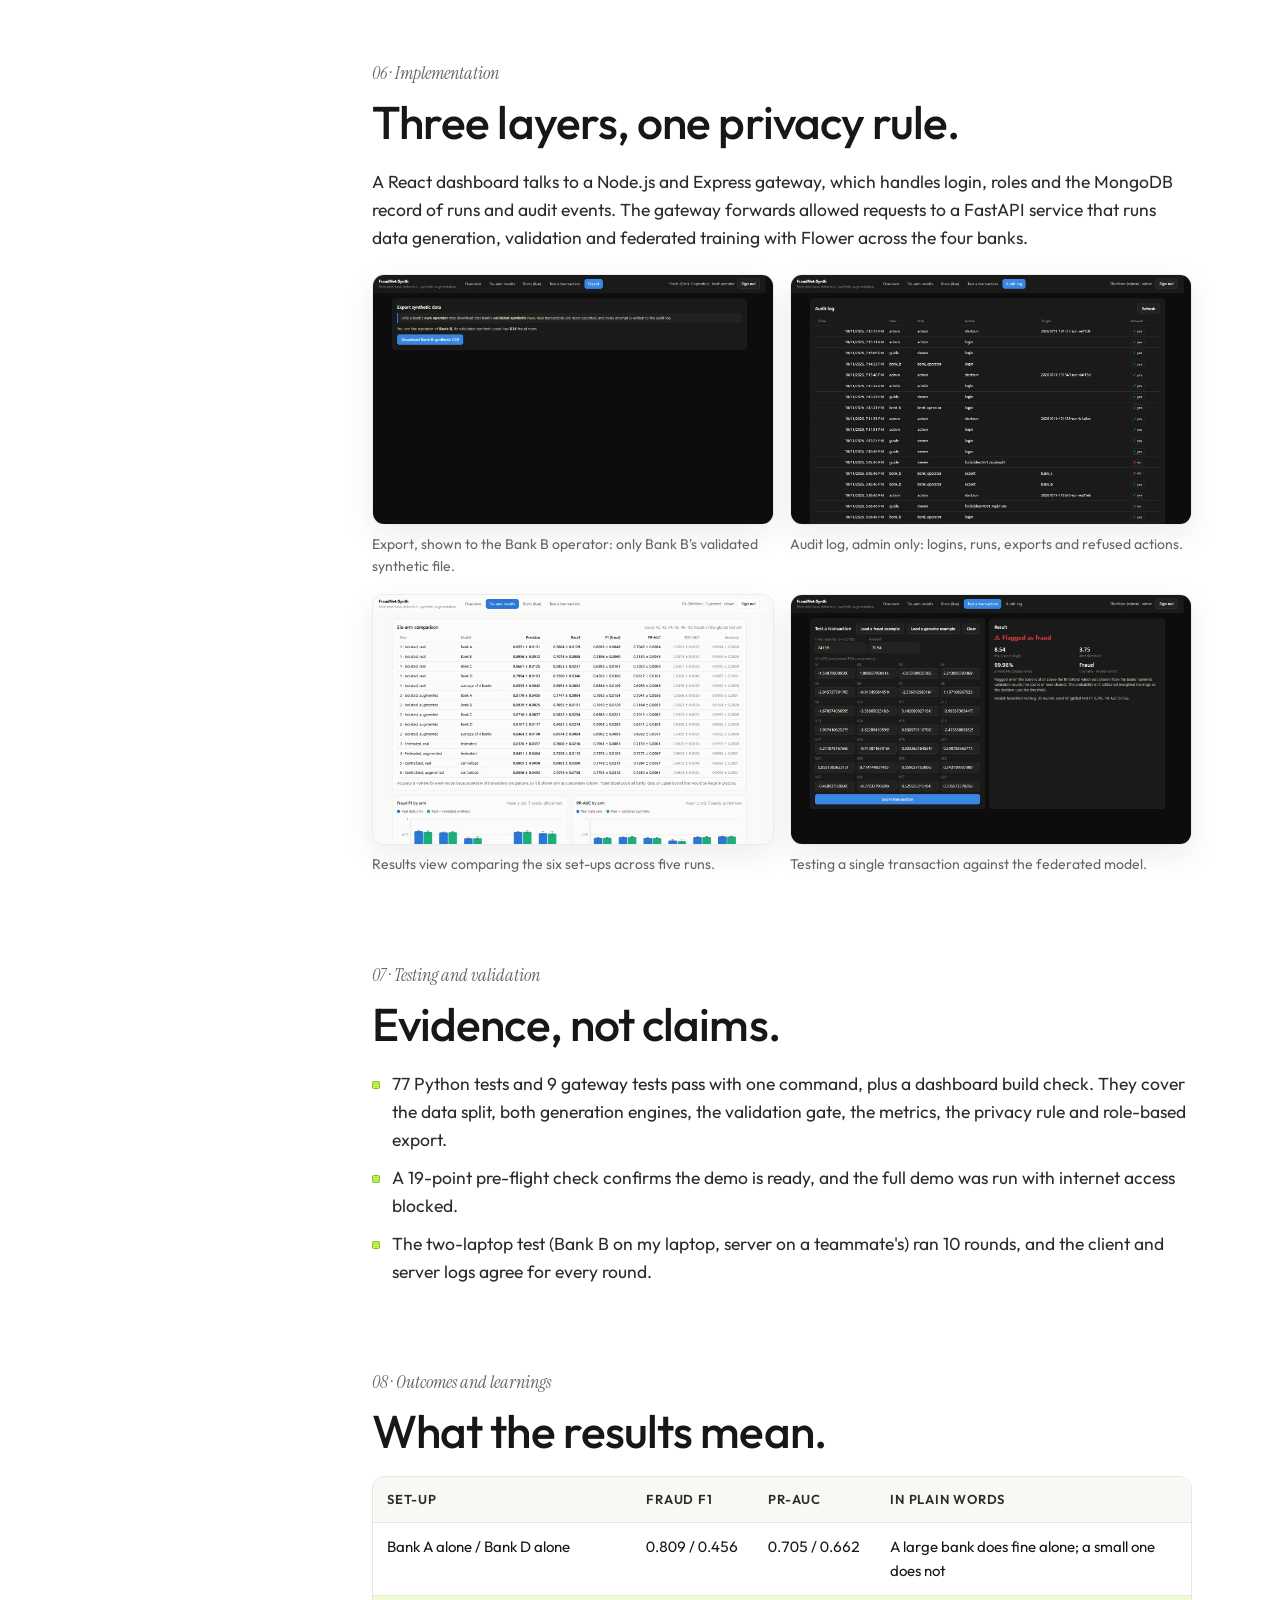
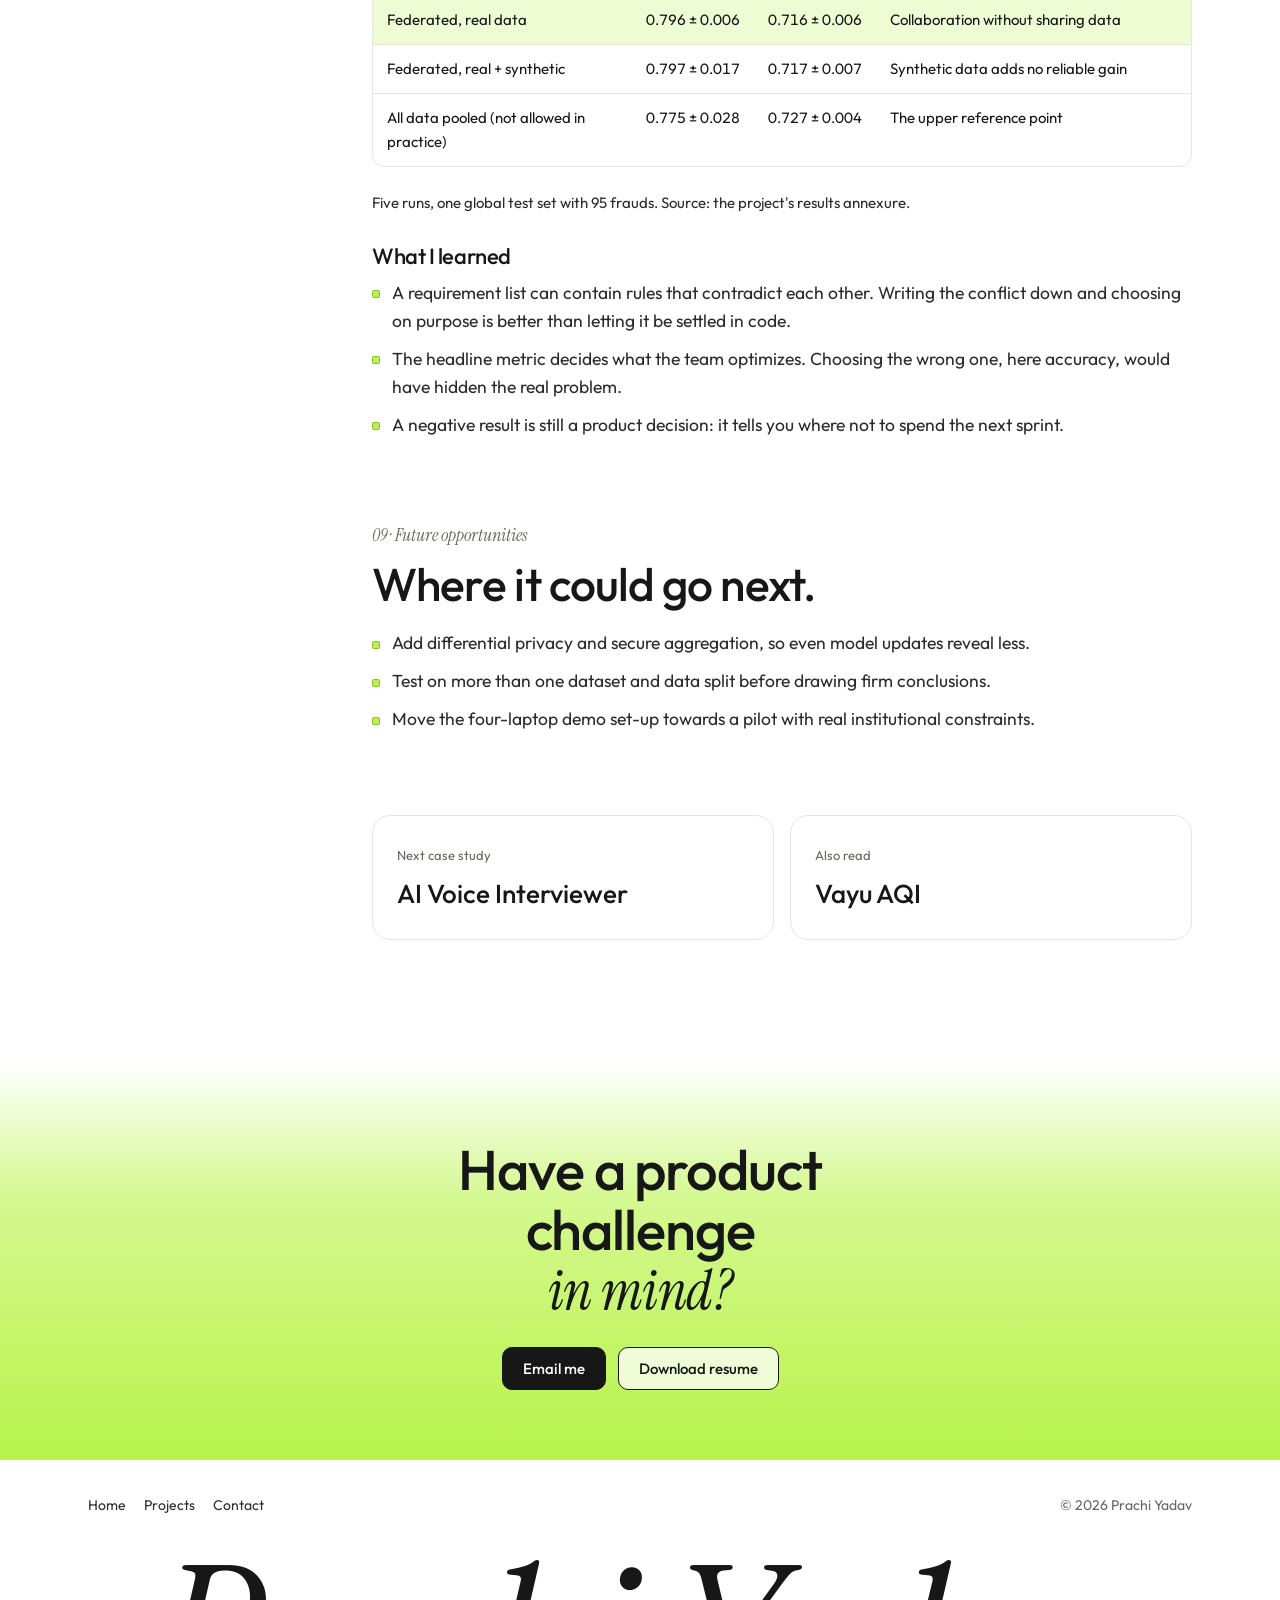
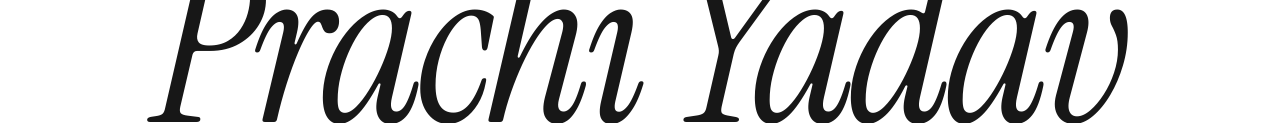
<file: case-studies/fraudnet-synth.html>
<!doctype html>
<html lang="en" class="no-js">
<head>
  <meta charset="utf-8">
  <meta name="viewport" content="width=device-width, initial-scale=1">
  <title>FraudNet-Synth case study | Prachi Yadav</title>
  <meta name="description" content="Product and business analysis case study: how four banks can train one fraud detection model without sharing customer data. Team capstone project.">
  <meta name="theme-color" content="#b7f34a">
  <meta property="og:title" content="FraudNet-Synth case study | Prachi Yadav">
  <meta property="og:description" content="Privacy-preserving fraud detection across four banks: requirements, decisions, trade-offs and results.">
  <link rel="canonical" href="https://prachi-yadav-work.vercel.app/case-studies/fraudnet-synth.html">
  <meta property="og:type" content="website">
  <meta property="og:url" content="https://prachi-yadav-work.vercel.app/case-studies/fraudnet-synth.html">
  <meta property="og:image" content="https://prachi-yadav-work.vercel.app/assets/img/og.png">
  <meta property="og:image:width" content="1200">
  <meta property="og:image:height" content="630">
  <meta name="twitter:card" content="summary_large_image">
  <link rel="icon" href="../favicon.svg" type="image/svg+xml">
  <link rel="preload" href="../assets/fonts/outfit-latin-wght-normal.woff2" as="font" type="font/woff2" crossorigin>
  <link rel="stylesheet" href="../assets/css/style.css">
</head>
<body id="top">
<a class="skip" href="#main">Skip to content</a>

<header class="nav">
  <div class="wrap nav-in">
    <a class="brand" href="../index.html" aria-label="Prachi Yadav, home">Prachi Yadav</a>
    <ul class="nav-links" id="nav-links">
      <li><a href="../index.html">Home</a></li>
      <li><a href="../index.html#how-i-work">How I work</a></li>
      <li><a href="../index.html#projects" class="active">Projects</a></li>
      <li><a href="../index.html#about">About</a></li>
      <li><a href="../index.html#contact">Contact</a></li>
    </ul>
    <div class="nav-cta">
      <a class="btn btn-dark btn-small" href="../assets/resume/Prachi_Yadav_Resume.pdf" target="_blank" rel="noopener">Resume</a>
      <button class="menu-btn" aria-label="Open menu" aria-expanded="false" aria-controls="nav-links"><span></span></button>
    </div>
  </div>
</header>

<main id="main">
<section class="cs-hero">
  <div class="wrap">
    <a class="crumb" href="../index.html#projects"><svg viewBox="0 0 16 16" aria-hidden="true"><path d="M3 8h10M9 4l4 4-4 4" fill="none" stroke="currentColor" stroke-width="1.5"/></svg>All case studies</a>
    <h1>FraudNet-<span class="it">Synth</span></h1>
    <p class="lead">How can four banks build one fraud detection model together when none of them is allowed to share its customers' data?</p>
    <dl class="facts">
      <div><dt>Category</dt><dd>FinTech, data privacy, machine learning</dd></div>
      <div><dt>Context</dt><dd>Final-year capstone, PESITM (VTU), 2026</dd></div>
      <div><dt>Team</dt><dd>4 students, guided by Dr. Chethan L S</dd></div>
      <div><dt>My role</dt><dd>Research, approach, Bank B node, presentation</dd></div>
    </dl>
    <div class="cs-links">
      <a class="btn btn-dark" href="https://github.com/shubhamrajput27/fraudnet-synth" target="_blank" rel="noopener">View repository
        <svg viewBox="0 0 16 16" aria-hidden="true"><path d="M3 8h10M9 4l4 4-4 4" fill="none" stroke="currentColor" stroke-width="1.5"/></svg></a>
      <a class="btn btn-light" href="#perspectives">Jump to decisions</a>
    </div>
  </div>
</section>

<div class="wrap cs-cover rv">
  <figure class="shot" style="margin:0"><img src="../assets/img/fraudnet-overview.webp" alt="FraudNet-Synth dashboard: four bank cards, synthetic data pass rates and rejection reasons" width="1400" height="907"></figure>
</div>

<div class="wrap cs-body">
  <nav class="toc" aria-label="On this page" data-spy>
    <b>On this page</b>
    <a href="#overview">Overview</a>
    <a href="#role">My contribution</a>
    <a href="#problem">Problem</a>
    <a href="#users">Users and context</a>
    <a href="#perspectives">Decisions and requirements</a>
    <a href="#implementation">Implementation</a>
    <a href="#validation">Testing and validation</a>
    <a href="#outcomes">Outcomes and learnings</a>
    <a href="#future">Future opportunities</a>
  </nav>

  <article>
    <section class="cs-sec" id="overview">
      <span class="eyebrow">01 · Overview</span>
      <h2>Share what the model learned, not the data.</h2>
      <p>Four simulated banks each hold a private slice of a public, anonymized credit card fraud dataset (ULB, Kaggle). Instead of pooling their data, they train one shared model with federated learning: each bank trains on its own rows and sends back only model weights. Banks with very few fraud examples can also add synthetic fraud data, which must pass a shared quality and privacy check before it is used.</p>
      <p>The team then tested whether this works by comparing six set-ups: each bank alone, banks federated, and all data pooled in one place, each with and without synthetic data, across five runs.</p>
      <div class="stats">
        <div class="stat"><b>4</b><span>simulated banks, each with private data</span></div>
        <div class="stat"><b>3</b><span>user roles: admin, bank operator, viewer</span></div>
        <div class="stat"><b>6</b><span>set-ups compared, each over 5 runs</span></div>
        <div class="stat"><b>86</b><span>automated tests passing (77 Python, 9 gateway)</span></div>
      </div>
    </section>

    <section class="cs-sec" id="role">
      <span class="eyebrow">02 · My contribution</span>
      <h2>What I did, and what the team did.</h2>
      <div class="callout mine">
        <h4>My work</h4>
        <ul class="list">
          <li>Researched federated learning and synthetic data generation, and worked on how the team would tackle the problem: training one shared model across banks without moving any data, with synthetic fraud examples for banks that have too few.</li>
          <li>Owned the Bank B node, a data-rich bank whose extra fraud examples come from CTGAN, a model that learns from the bank's own fraud rows.</li>
          <li>Ran Bank B on my own laptop in the team's first cross-device test with the server on 11 October 2026: 10 training rounds over a phone hotspot. In each round my laptop received the shared model, trained it on Bank B's 41,801 rows and sent back only about 17 KB of weights. Bank B's rows never left the laptop.</li>
          <li>Presented the project, including how CTGAN learned from Bank B's 82 fraud rows and why 814 of its 1,000 synthetic rows passed the validation gate.</li>
        </ul>
      </div>
      <div class="callout">
        <h4>Team work</h4>
        <p>The system was engineered mainly by teammate Shubham Kumar Singh, with Palleti Pradeepa and Sathvik D running Banks C and D. The decisions below are recorded in the team's decision log. I describe them here as a case study of the project I was part of.</p>
      </div>
    </section>

    <section class="cs-sec" id="problem">
      <span class="eyebrow">03 · Problem statement</span>
      <h2>Fraud is rare, and the data that would help is locked away.</h2>
      <p>Each bank sees only its own customers. Fraud is a tiny share of transactions, so a small bank may have only a handful of fraud cases to learn from. Pooling data across banks would help, but customer transaction data cannot leave the bank. The result is that the banks that most need a better model are the least able to build one.</p>
      <p class="pull">Can banks get the benefit of shared data without sharing the data?</p>
    </section>

    <section class="cs-sec" id="users">
      <span class="eyebrow">04 · Users and context</span>
      <h2>Who the system serves.</h2>
      <div class="tbl-wrap"><table class="tbl">
        <thead><tr><th>User</th><th>Need</th><th>What they can do</th></tr></thead>
        <tbody>
          <tr><td>Admin (project lead)</td><td>Run and compare experiments, prepare models, oversee security</td><td>Start and cancel runs, start data generation, read the audit log</td></tr>
          <tr><td>Bank operator (one per bank)</td><td>See results and use their own bank's synthetic data</td><td>View everything, export only their own bank's validated synthetic data</td></tr>
          <tr><td>Viewer (project guide)</td><td>Review progress and results without changing anything</td><td>Read-only access</td></tr>
        </tbody>
      </table></div>
      <p>The wider context is a bank fraud team: data-rich banks want a model that keeps up with rare fraud, and data-poor banks want one at all. Both are bound by data privacy rules.</p>
    </section>

    <section class="cs-sec" id="perspectives">
      <span class="eyebrow">05 · Decisions and requirements</span>
      <h2>Decisions, requirements and rules.</h2>

      <!-- ================= PM PERSPECTIVE ================= -->
      <div class="persp-panel" id="panel-pm">
        <span class="tagline">Product decisions</span>
        <h3>Product objective</h3>
        <p>Give every bank, especially the smallest, a fraud model close to what pooled data would give, while no customer row ever leaves its bank. Be honest about what works: the team set out to test synthetic data, not to prove it.</p>

        <h3>Key decisions</h3>
        <div class="dlog">
          <div class="dcard">
            <div class="dh"><h4>Measure what matters, not accuracy</h4><span class="ref">Evaluation design</span></div>
            <dl><dt>Decision</dt><dd>Judge models on fraud F1 and PR-AUC. Accuracy is shown but never used as a headline.</dd>
            <dt>Why</dt><dd>Every model scored about 99.9% accuracy because almost all transactions are genuine. Accuracy would make a useless model look excellent.</dd></dl>
          </div>
          <div class="dcard">
            <div class="dh"><h4>Two ways to create synthetic fraud</h4><span class="ref">Decision log D-015, D-016</span></div>
            <dl><dt>Decision</dt><dd>Data-rich banks use CTGAN on their own rows. Data-poor banks use an LLM that sees only summary statistics: mean, spread and three percentiles. No minimum or maximum, and never a real row.</dd>
            <dt>Alternative</dt><dd>Show the LLM real rows as examples, which gives better quality data.</dd>
            <dt>Trade-off</dt><dd>With only 18 to 28 fraud rows, a minimum or maximum would reveal one real customer's value. The team accepted lower data quality to keep the privacy promise, and measured the cost.</dd></dl>
          </div>
          <div class="dcard">
            <div class="dh"><h4>A live demo that actually federates</h4><span class="ref">Decision log D-020</span></div>
            <dl><dt>Proposal</dt><dd>The guide suggested four public GitHub repositories, one per bank, to show the model moving.</dd>
            <dt>Decision</dt><dd>Run each bank on a separate laptop over a shared network, with only weights travelling between them.</dd>
            <dt>Why</dt><dd>Repositories store files but cannot train anything, and public repositories would publish each bank's data, the opposite of the project's promise. The new set-up met the guide's goal, seeing the model move, without breaking privacy.</dd></dl>
          </div>
          <div class="dcard">
            <div class="dh"><h4>Report the result that did not work</h4><span class="ref">Results</span></div>
            <dl><dt>Decision</dt><dd>Report that synthetic data gave no reliable improvement, as a finding.</dd>
            <dt>Why</dt><dd>33 of 36 paired comparisons were unclear. Hiding it would have overstated the product; reporting it tells the next team where not to invest.</dd></dl>
          </div>
        </div>

        <h3>Scope and trade-offs</h3>
        <div class="tbl-wrap"><table class="tbl">
          <thead><tr><th>In scope</th><th>Deferred or out of scope</th></tr></thead>
          <tbody>
            <tr><td>Federated training across four banks with weights only</td><td>Differential privacy and secure aggregation (future scope)</td></tr>
            <tr><td>Synthetic data with a shared validation gate</td><td>More than one dataset or data split</td></tr>
            <tr><td>Dashboard, role-based access and audit trail</td><td>Real bank deployment; results come from single-machine simulation</td></tr>
            <tr><td>Optional extensions: fairness across banks (q-FedAvg) and controlled miss rate (conformal risk control)</td><td></td></tr>
          </tbody>
        </table></div>

        <h3>Product outcome in plain language</h3>
        <ul class="list">
          <li>Learning together without sharing data worked: the federated model reached a fraud F1 of 0.796, against 0.775 for a model trained on all data pooled together, a set-up that would not be legal in practice.</li>
          <li>The smallest bank benefited most. Bank D's F1 rose by 0.34 with federation, in every one of the five runs.</li>
          <li>Synthetic data did not reliably help, so it should not be the priority for a next version.</li>
        </ul>
      </div>

      <!-- ================= BA PERSPECTIVE ================= -->
      <div class="persp-panel" id="panel-ba" style="margin-top:48px;">
        <span class="tagline">Requirements and rules</span>
        <h3>Business problem</h3>
        <p>Banks need better fraud detection, but regulation and customer trust stop them from sharing transaction data. The business requirement is a way to collaborate on a model that keeps every bank's data inside the bank, with a clear record of who did what.</p>

        <h3>Stakeholders and user roles</h3>
        <div class="tbl-wrap"><table class="tbl">
          <thead><tr><th>Stakeholder</th><th>Interest</th><th>System role</th></tr></thead>
          <tbody>
            <tr><td>Participating banks (A to D)</td><td>Better fraud detection, data stays private</td><td>Bank operator</td></tr>
            <tr><td>Project lead</td><td>Run experiments, keep results reproducible</td><td>Admin</td></tr>
            <tr><td>Academic guide</td><td>Review progress and evidence</td><td>Viewer, read-only</td></tr>
          </tbody>
        </table></div>

        <h3>Requirements</h3>
        <p class="muted" style="font-size:15px;">Retrospective analysis of the delivered system, based on the repository and decision log. Not an original requirements document.</p>
        <div class="tbl-wrap"><table class="tbl">
          <thead><tr><th>ID</th><th>Requirement</th><th>Type</th><th>Status</th></tr></thead>
          <tbody>
            <tr><td class="num">FR-1</td><td>Banks train a shared model and exchange only model weights</td><td>Functional</td><td><span class="pill-status st-done">Delivered</span></td></tr>
            <tr><td class="num">FR-2</td><td>Data-poor banks can generate synthetic fraud rows from summary statistics only</td><td>Functional</td><td><span class="pill-status st-done">Delivered</span></td></tr>
            <tr><td class="num">FR-3</td><td>Every synthetic row passes one shared validation gate</td><td>Functional</td><td><span class="pill-status st-done">Delivered</span></td></tr>
            <tr><td class="num">FR-4</td><td>Users log in and see only what their role allows</td><td>Functional</td><td><span class="pill-status st-done">Delivered</span></td></tr>
            <tr><td class="num">FR-5</td><td>Bank operators export their own bank's validated synthetic data</td><td>Functional</td><td><span class="pill-status st-done">Delivered</span></td></tr>
            <tr><td class="num">FR-6</td><td>Admins start and monitor experiment runs; users can test a single transaction against the federated model</td><td>Functional</td><td><span class="pill-status st-done">Delivered</span></td></tr>
            <tr><td class="num">NFR-1</td><td>No real or synthetic row crosses from one bank to another</td><td>Privacy</td><td><span class="pill-status st-done">Enforced and tested</span></td></tr>
            <tr><td class="num">NFR-2</td><td>Security-relevant actions are recorded in an audit log</td><td>Compliance</td><td><span class="pill-status st-done">Delivered</span></td></tr>
            <tr><td class="num">NFR-3</td><td>The demo runs with no internet connection</td><td>Reliability</td><td><span class="pill-status st-done">Verified</span></td></tr>
            <tr><td class="num">NFR-4</td><td>Differential privacy and secure aggregation</td><td>Privacy</td><td><span class="pill-status st-def">Future scope</span></td></tr>
          </tbody>
        </table></div>

        <h3>A requirement conflict, and how it was resolved</h3>
        <div class="dcard">
          <div class="dh"><h4>"Export the dataset" versus "no data crosses a bank boundary"</h4><span class="ref">Decision log D-045</span></div>
          <dl><dt>Conflict</dt><dd>The feature list asked for dataset export. The privacy rule said no synthetic row may cross from one bank to another.</dd>
          <dt>Options</dt><dd>Export aggregates only; let any logged-in user export (breaks the rule); export to the data owner only.</dd>
          <dt>Resolution</dt><dd>Export returns only that bank's validated synthetic file, never real rows, and only to that bank's own operator. Every attempt is written to an audit log.</dd>
          <dt>Proof</dt><dd>In the recorded check, Bank B exporting Bank B's data was allowed; Bank B requesting Bank C's data was refused; the viewer trying to read the audit log was refused.</dd></dl>
        </div>

        <h3>Business rules</h3>
        <ul class="list">
          <li>Only model weights and a few summary numbers travel between a bank and the server.</li>
          <li>A bank operator's export scope comes from their login token, not from what they request.</li>
          <li>The audit log records logins, refused actions, started runs and every export attempt, and only the admin can read it.</li>
          <li>A failed login gives the same message whether or not the username exists.</li>
        </ul>

        <h3>Core workflow</h3>
        <div class="flowline">
          <div class="fs"><span class="n">1</span><b>Prepare</b><span>Each bank receives only its own data file</span></div>
          <div class="fs"><span class="n">2</span><b>Generate</b><span>Synthetic fraud via CTGAN or LLM</span></div>
          <div class="fs"><span class="n">3</span><b>Validate</b><span>Shared gate checks quality and privacy</span></div>
          <div class="fs"><span class="n">4</span><b>Federate</b><span>30 rounds, weights only</span></div>
          <div class="fs"><span class="n">5</span><b>Evaluate</b><span>Six set-ups, five runs each</span></div>
        </div>

        <h3>Constraints</h3>
        <ul class="list">
          <li>One public, anonymized dataset; small fraud counts make per-bank results noisy (Bank D's local test set has 4 frauds).</li>
          <li>Runs on ordinary laptops with CPU only.</li>
          <li>The external LLM has a daily quota, so data-poor banks use saved, pre-generated files in the demo.</li>
        </ul>

        <h3>Solution alignment</h3>
        <p>The delivered system meets the core business need: collaboration without sharing data, with role-based access and an audit trail. The one feature that pulled against that need, export, was narrowed until it fit the privacy rule rather than the other way round.</p>
      </div>
    </section>

    <section class="cs-sec" id="implementation">
      <span class="eyebrow">06 · Implementation</span>
      <h2>Three layers, one privacy rule.</h2>
      <p>A React dashboard talks to a Node.js and Express gateway, which handles login, roles and the MongoDB record of runs and audit events. The gateway forwards allowed requests to a FastAPI service that runs data generation, validation and federated training with Flower across the four banks.</p>
      <div class="gallery">
        <figure><div class="shot"><img src="../assets/img/fraudnet-export.webp" alt="Export screen shown to the Bank B operator" loading="lazy" width="1400" height="907"></div><figcaption>Export, shown to the Bank B operator: only Bank B's validated synthetic file.</figcaption></figure>
        <figure><div class="shot"><img src="../assets/img/fraudnet-audit.webp" alt="Admin audit log listing logins, runs, exports and refused actions" loading="lazy" width="1400" height="983"></div><figcaption>Audit log, admin only: logins, runs, exports and refused actions.</figcaption></figure>
        <figure><div class="shot"><img src="../assets/img/fraudnet-results.webp" alt="Six-set-up comparison table and charts" loading="lazy" width="1400" height="1743"></div><figcaption>Results view comparing the six set-ups across five runs.</figcaption></figure>
        <figure><div class="shot"><img src="../assets/img/fraudnet-predict.webp" alt="Single transaction fraud check screen" loading="lazy" width="1400" height="907"></div><figcaption>Testing a single transaction against the federated model.</figcaption></figure>
      </div>
    </section>

    <section class="cs-sec" id="validation">
      <span class="eyebrow">07 · Testing and validation</span>
      <h2>Evidence, not claims.</h2>
      <ul class="list">
        <li>77 Python tests and 9 gateway tests pass with one command, plus a dashboard build check. They cover the data split, both generation engines, the validation gate, the metrics, the privacy rule and role-based export.</li>
        <li>A 19-point pre-flight check confirms the demo is ready, and the full demo was run with internet access blocked.</li>
        <li>The two-laptop test (Bank B on my laptop, server on a teammate's) ran 10 rounds, and the client and server logs agree for every round.</li>
      </ul>
    </section>

    <section class="cs-sec" id="outcomes">
      <span class="eyebrow">08 · Outcomes and learnings</span>
      <h2>What the results mean.</h2>
      <div class="tbl-wrap"><table class="tbl">
        <thead><tr><th>Set-up</th><th>Fraud F1</th><th>PR-AUC</th><th>In plain words</th></tr></thead>
        <tbody>
          <tr><td>Bank A alone / Bank D alone</td><td class="num">0.809 / 0.456</td><td class="num">0.705 / 0.662</td><td>A large bank does fine alone; a small one does not</td></tr>
          <tr class="hl"><td>Federated, real data</td><td class="num">0.796 ± 0.006</td><td class="num">0.716 ± 0.006</td><td>Collaboration without sharing data</td></tr>
          <tr><td>Federated, real + synthetic</td><td class="num">0.797 ± 0.017</td><td class="num">0.717 ± 0.007</td><td>Synthetic data adds no reliable gain</td></tr>
          <tr><td>All data pooled (not allowed in practice)</td><td class="num">0.775 ± 0.028</td><td class="num">0.727 ± 0.004</td><td>The upper reference point</td></tr>
        </tbody>
      </table></div>
      <p class="muted" style="font-size:15px;">Five runs, one global test set with 95 frauds. Source: the project's results annexure.</p>
      <h3>What I learned</h3>
      <ul class="list">
        <li>A requirement list can contain rules that contradict each other. Writing the conflict down and choosing on purpose is better than letting it be settled in code.</li>
        <li>The headline metric decides what the team optimizes. Choosing the wrong one, here accuracy, would have hidden the real problem.</li>
        <li>A negative result is still a product decision: it tells you where not to spend the next sprint.</li>
      </ul>
    </section>

    <section class="cs-sec" id="future">
      <span class="eyebrow">09 · Future opportunities</span>
      <h2>Where it could go next.</h2>
      <ul class="list">
        <li>Add differential privacy and secure aggregation, so even model updates reveal less.</li>
        <li>Test on more than one dataset and data split before drawing firm conclusions.</li>
        <li>Move the four-laptop demo set-up towards a pilot with real institutional constraints.</li>
      </ul>
    </section>

    <div class="next-cs">
      <a href="ai-interviewer.html"><small>Next case study</small><strong>AI Voice Interviewer</strong></a>
      <a href="vayu-aqi.html"><small>Also read</small><strong>Vayu AQI</strong></a>
    </div>
  </article>
</div>
</main>

<section class="cta" style="padding: 80px 0 70px;">
  <div class="wrap">
    <h2 style="font-size: clamp(32px,4.5vw,56px);">Have a product challenge <span class="it">in mind?</span></h2>
    <div class="cta-actions" style="margin-top:26px;">
      <a class="btn btn-dark" href="mailto:y16prachi04@gmail.com">Email me</a>
      <a class="btn btn-light" href="../assets/resume/Prachi_Yadav_Resume.pdf" download>Download resume</a>
    </div>
  </div>
</section>

<footer class="footer">
  <div class="wrap foot-in">
    <nav aria-label="Footer"><a href="../index.html">Home</a><a href="../index.html#projects">Projects</a><a href="../index.html#contact">Contact</a></nav>
    <span>© <span id="year">2026</span> Prachi Yadav</span>
  </div>
  <div class="giant" aria-hidden="true">Prachi Yadav</div>
</footer>
<script src="../assets/js/main.js"></script>
</body>
</html>
</file>
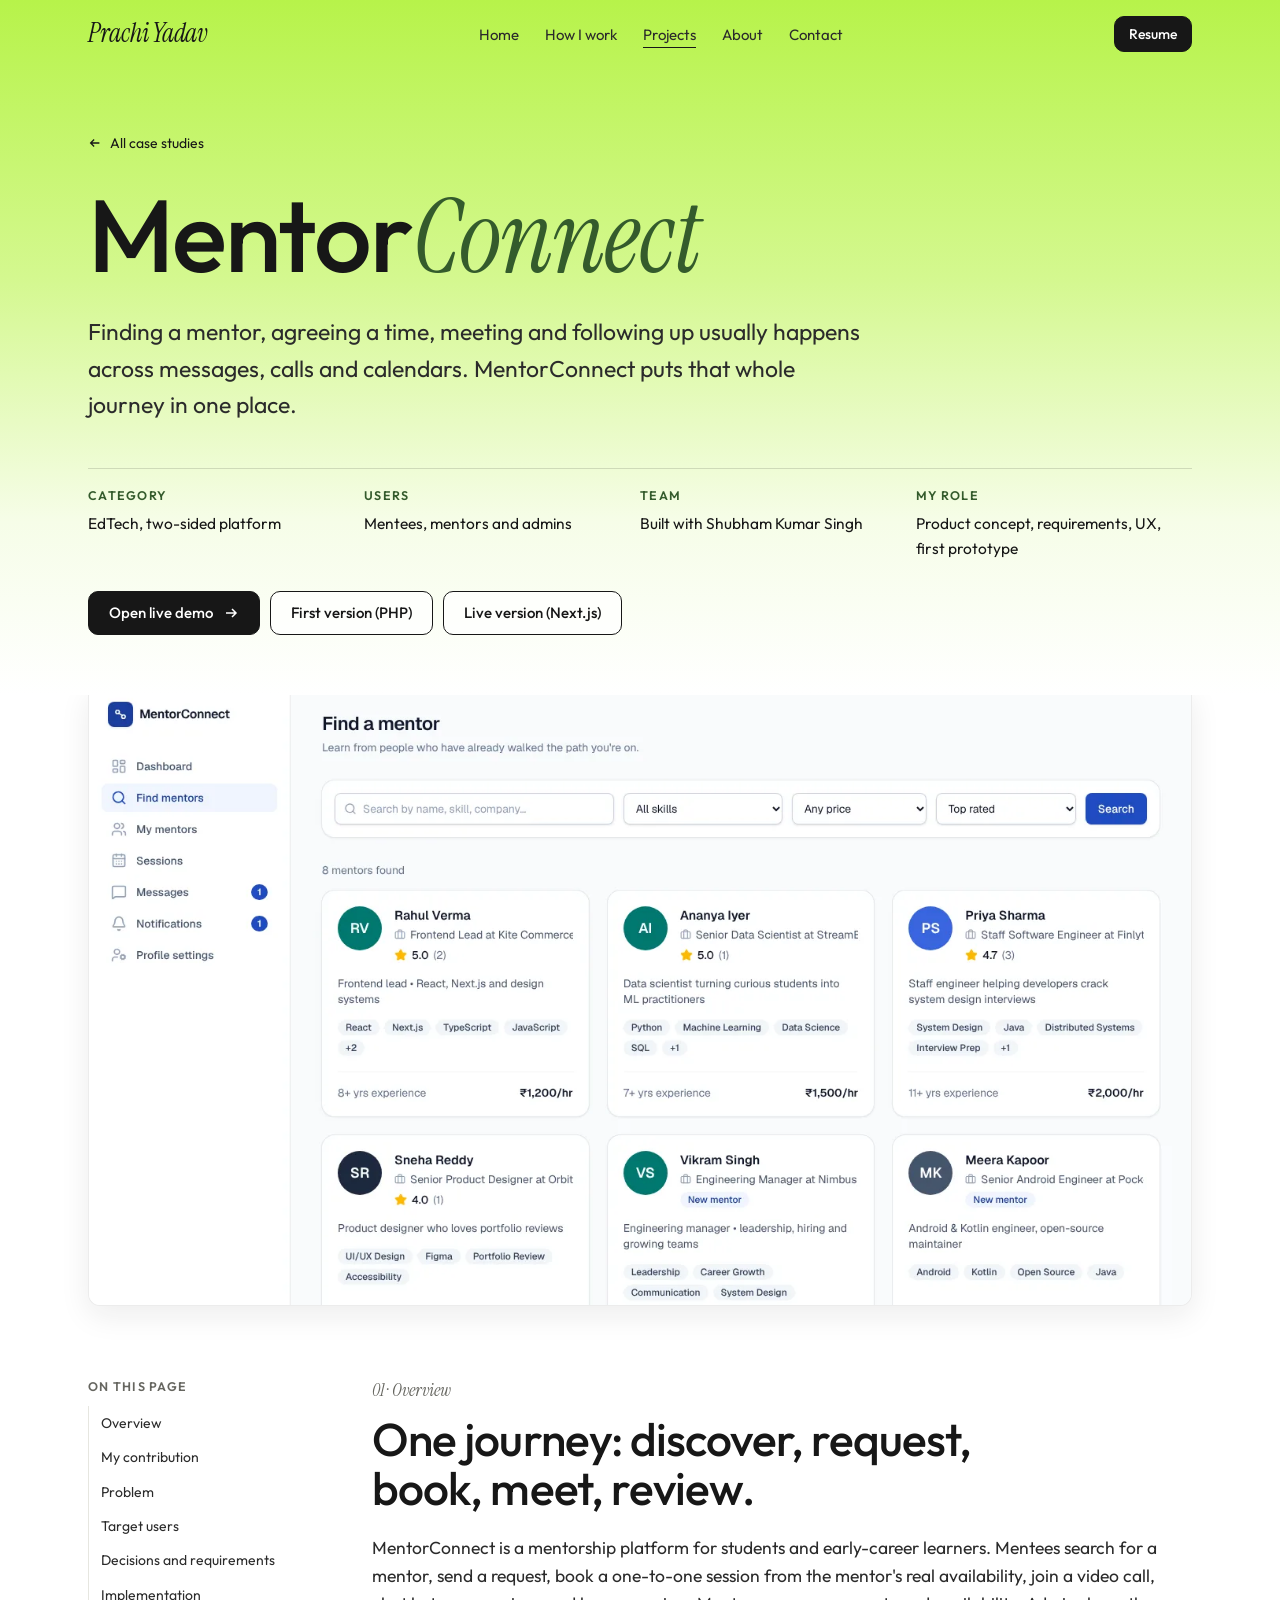
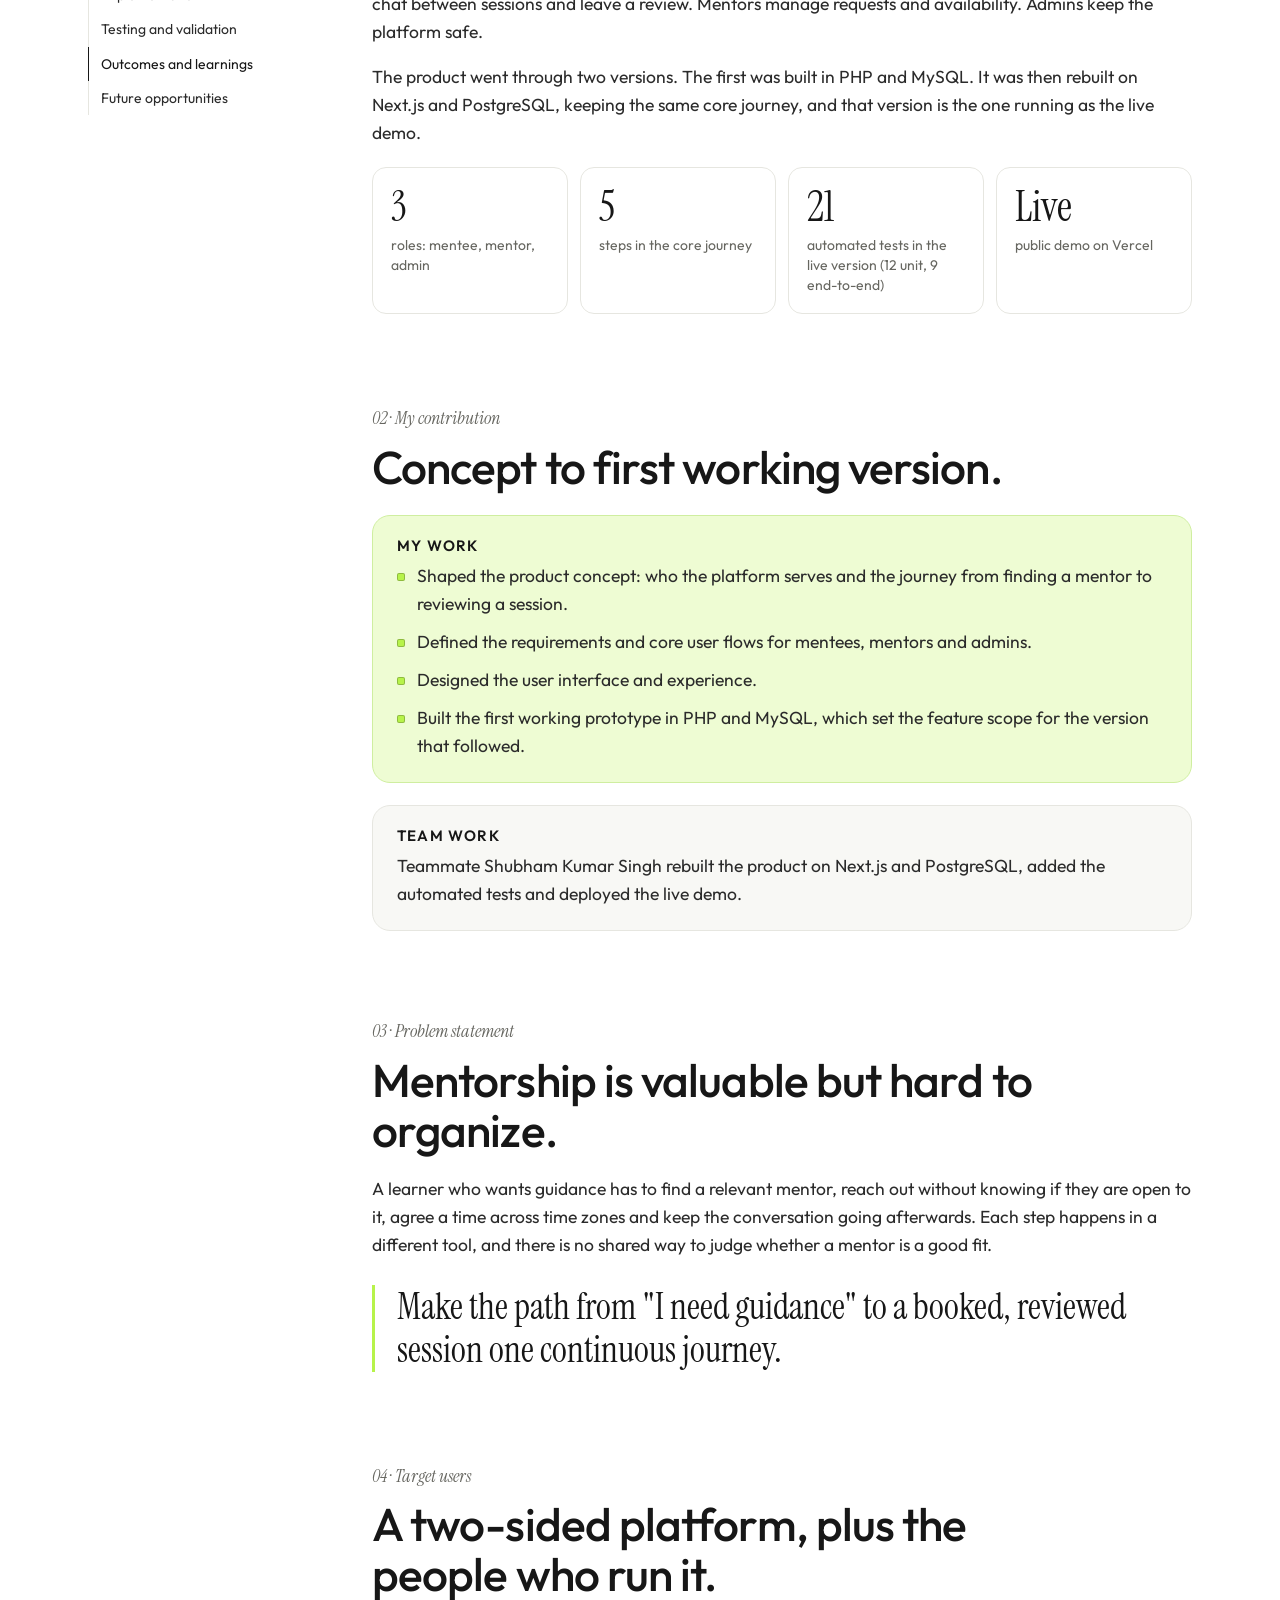
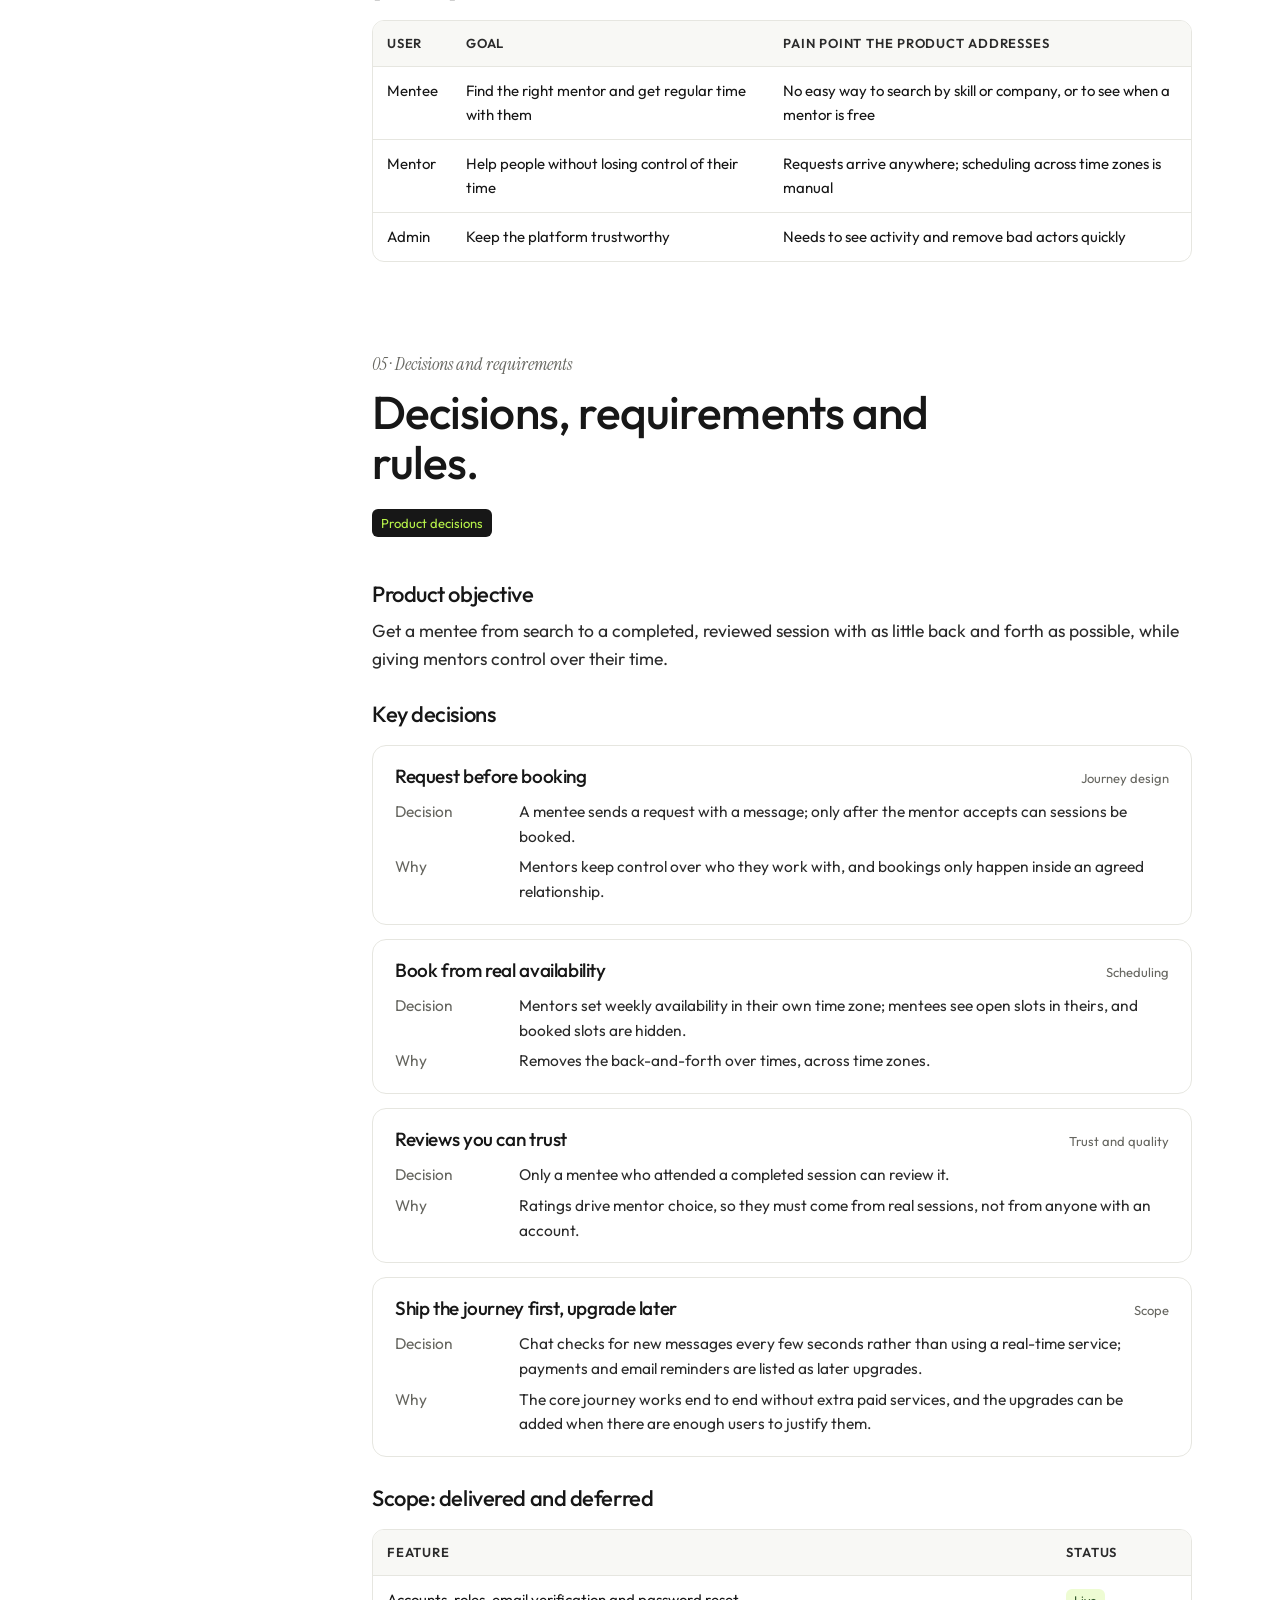
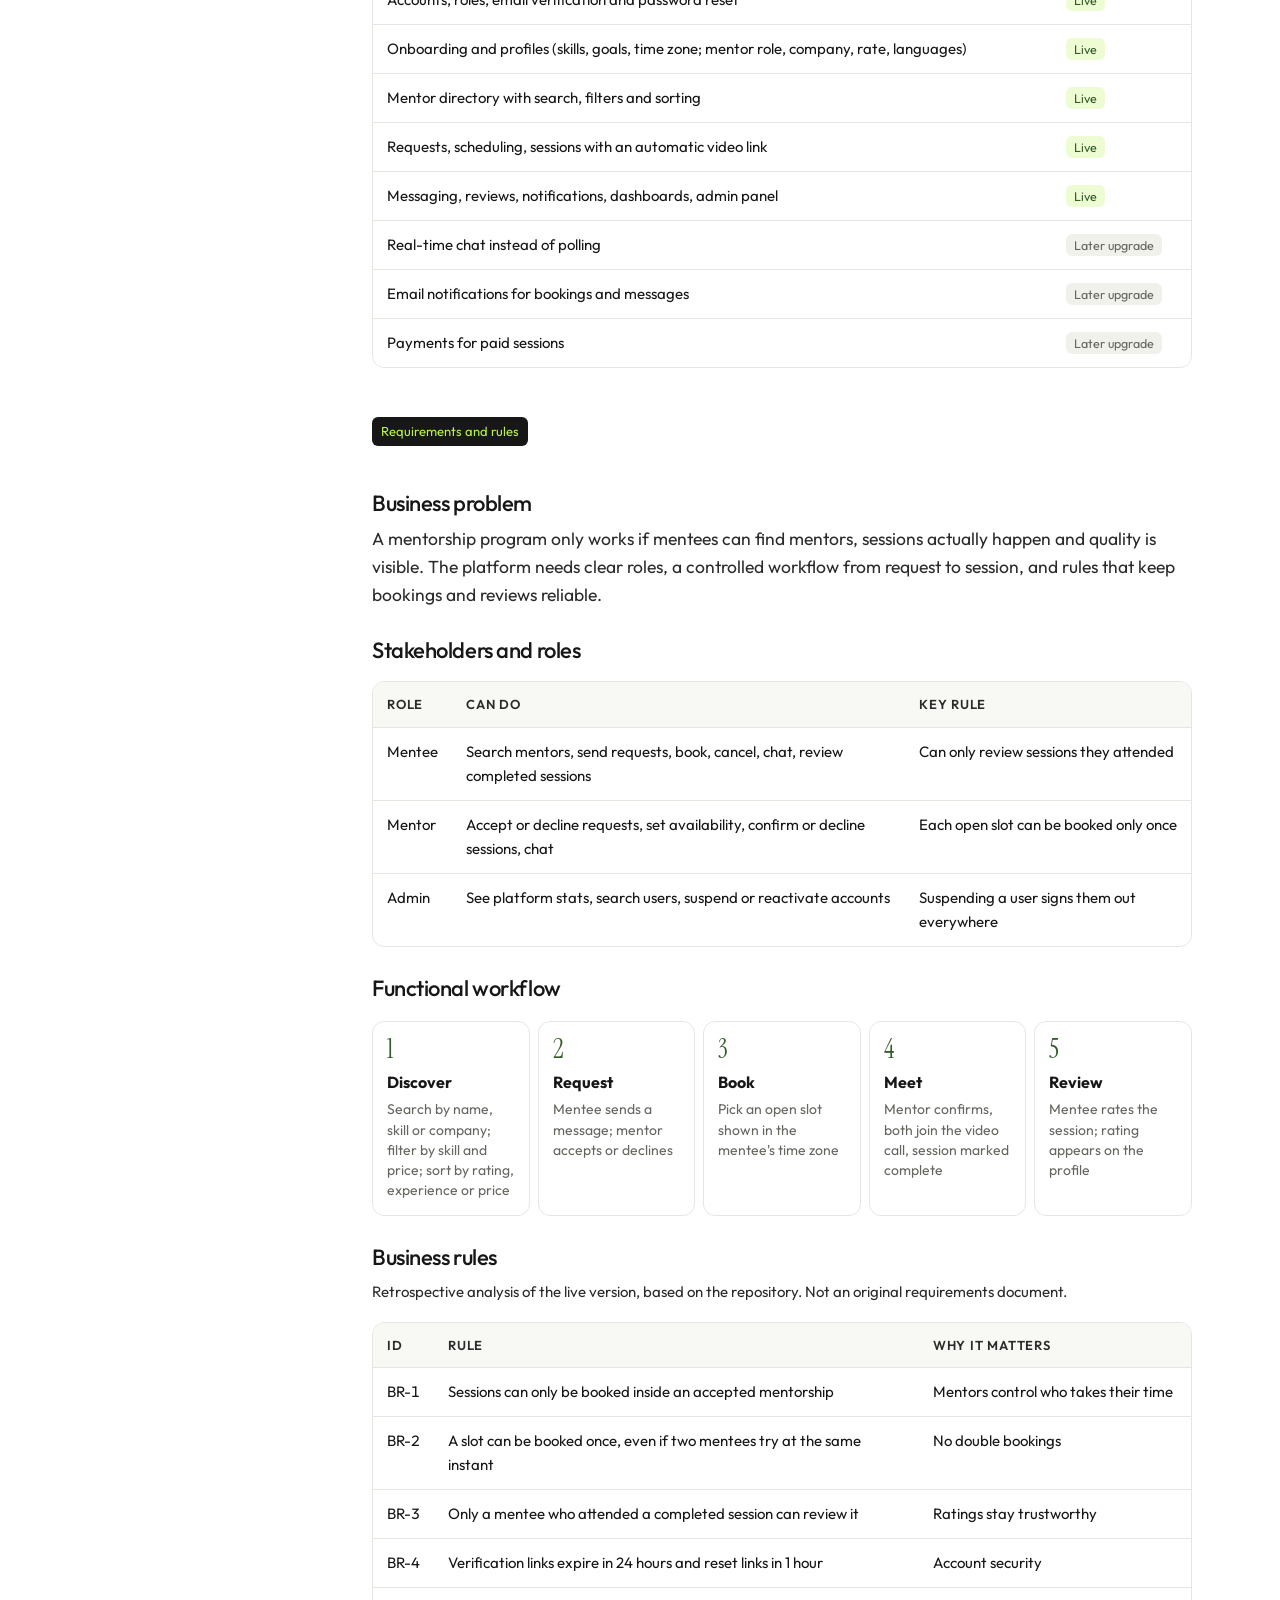
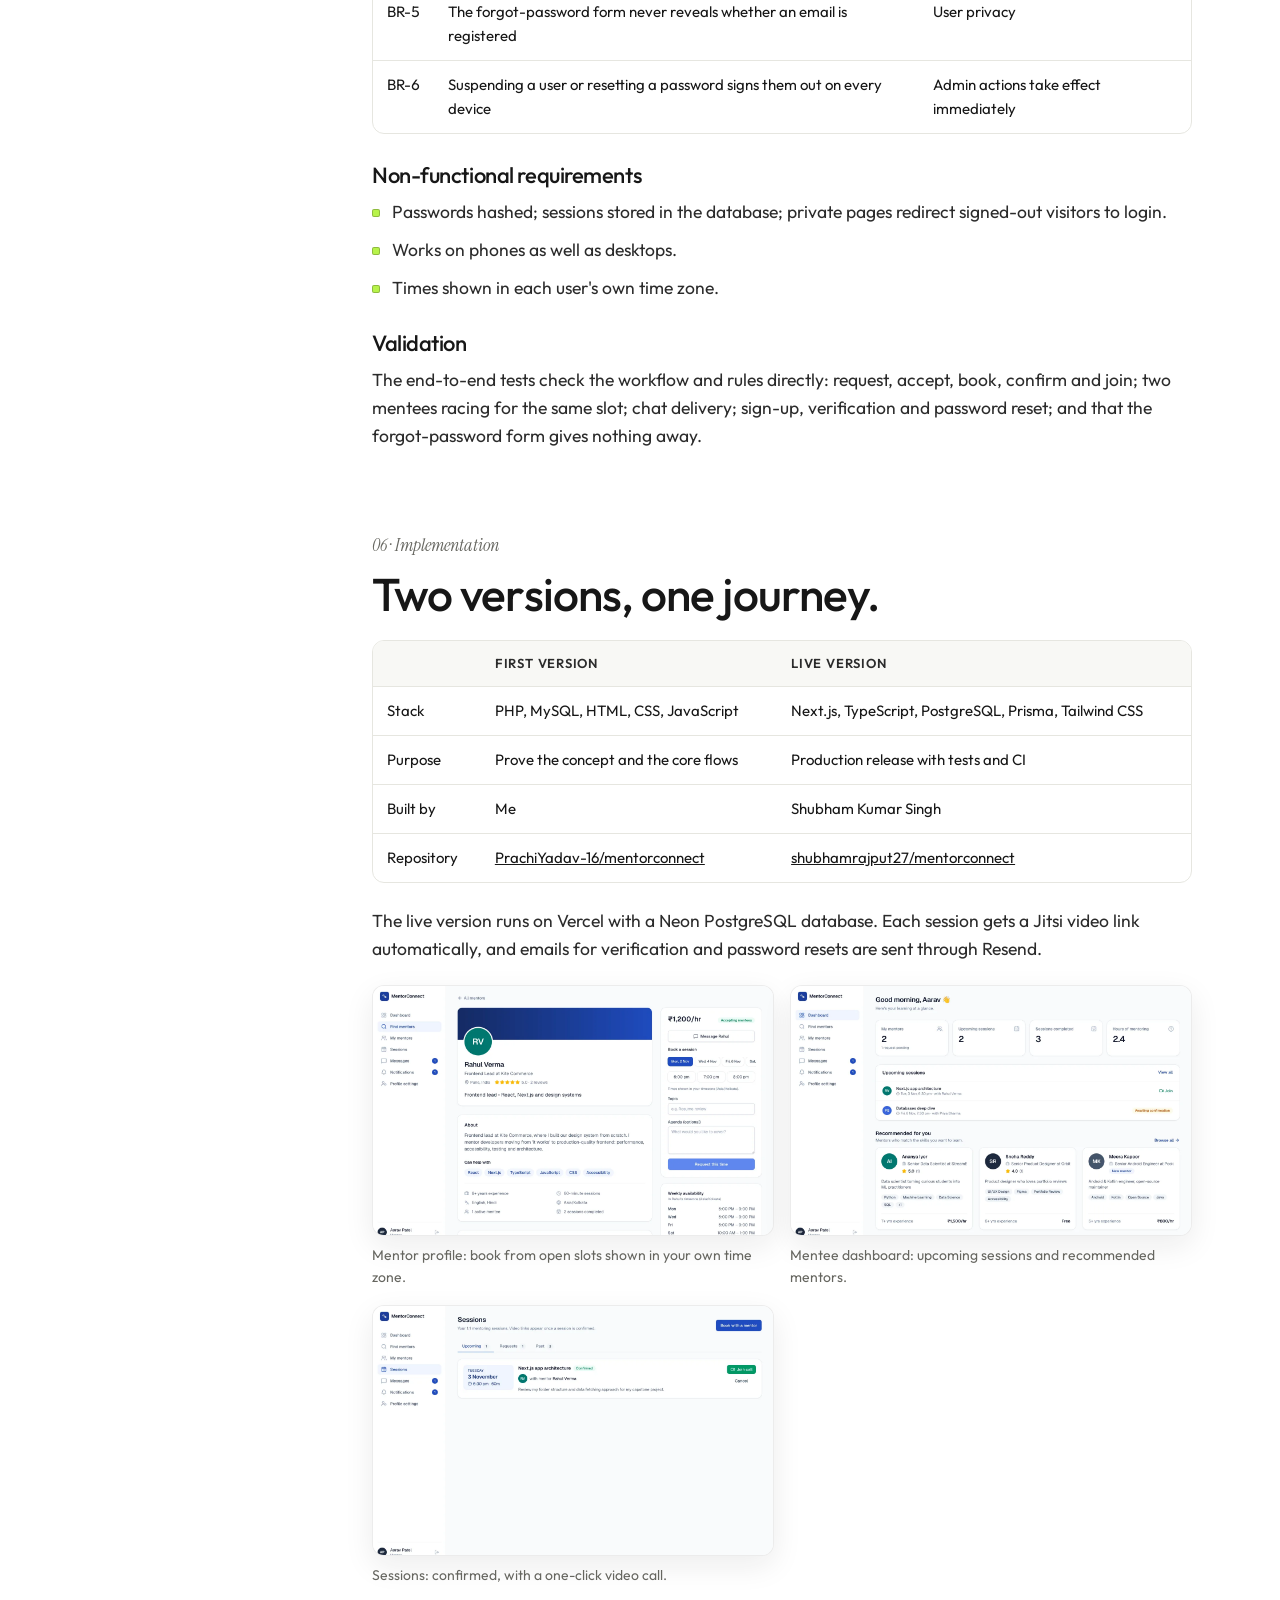
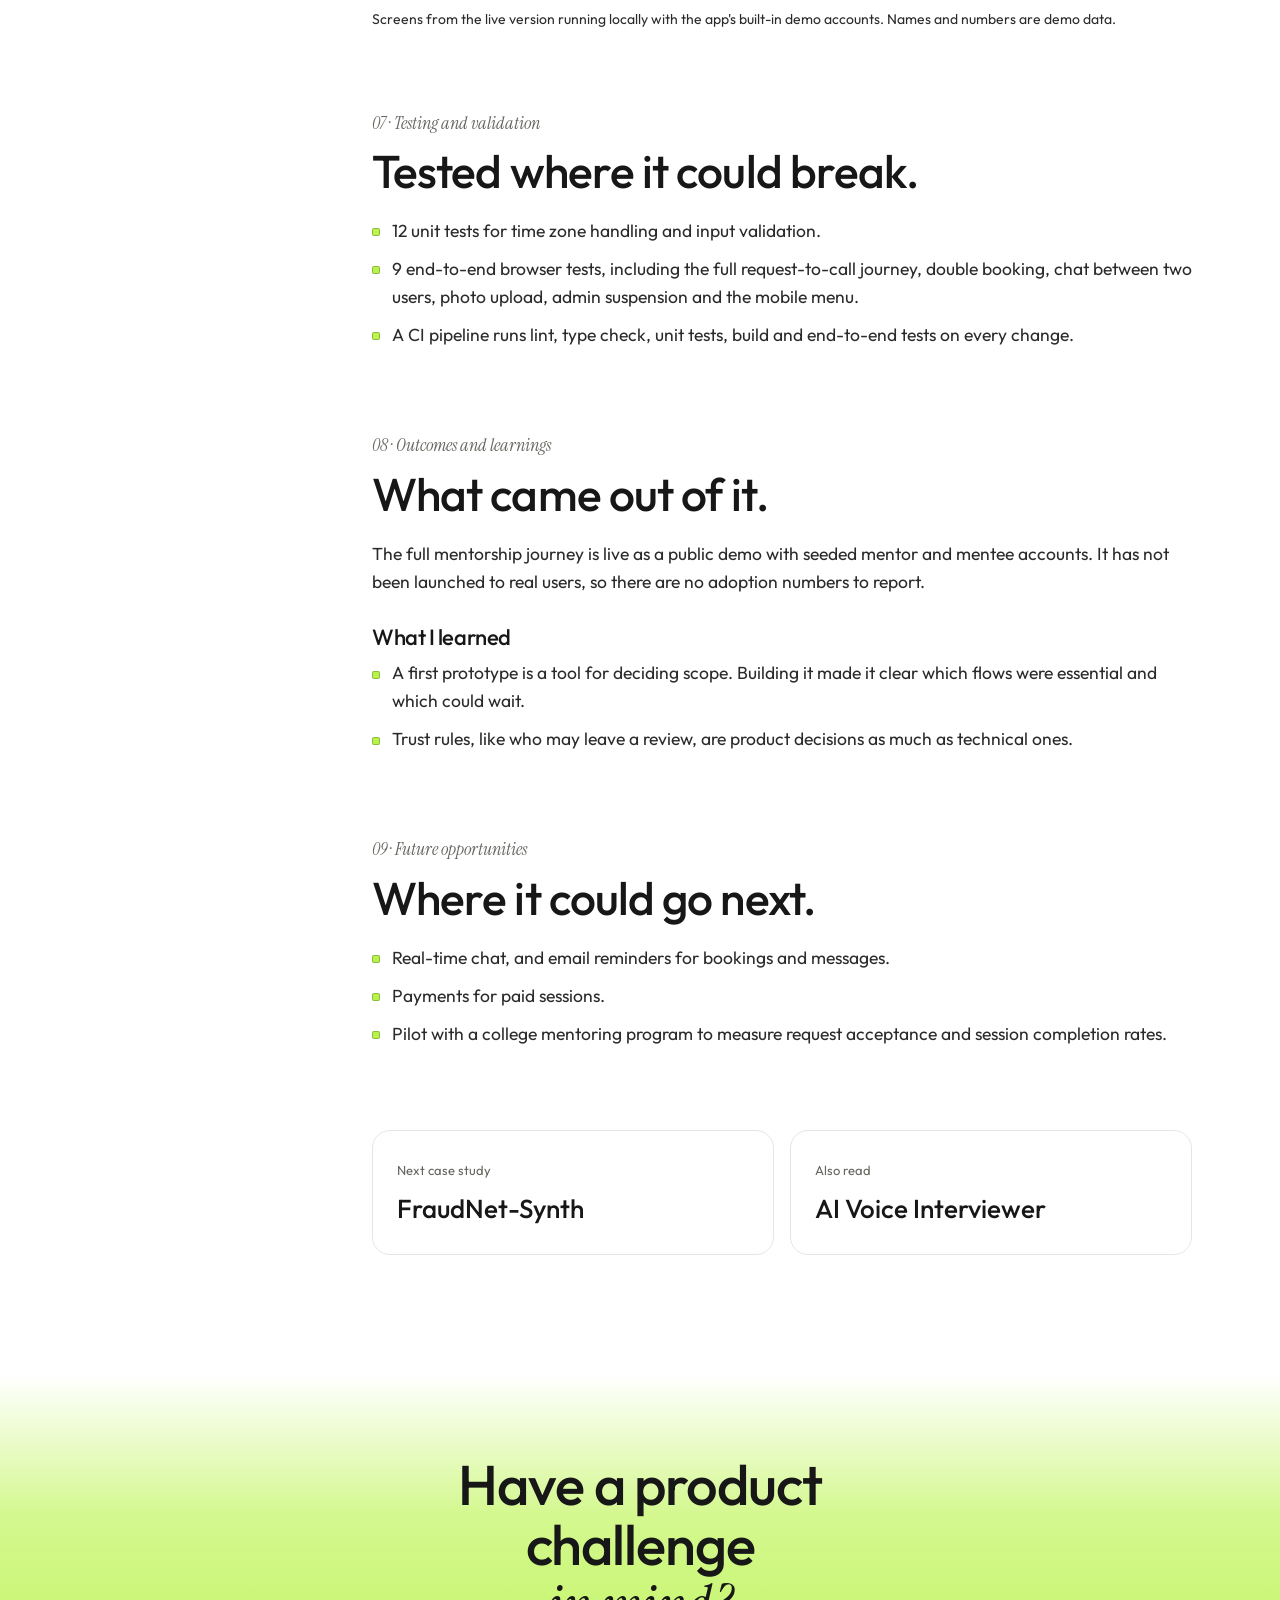
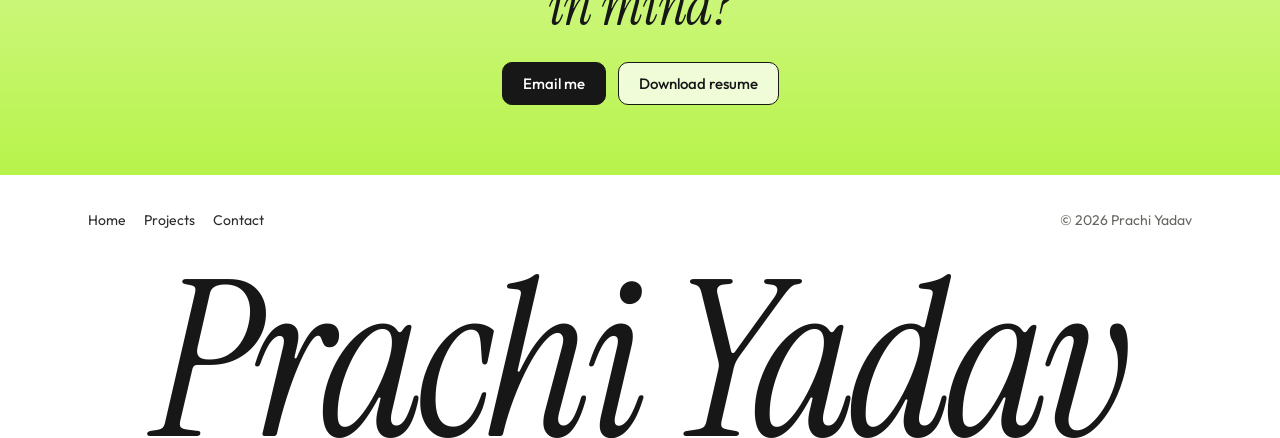
<file: case-studies/mentorconnect.html>
<!doctype html>
<html lang="en" class="no-js">
<head>
  <meta charset="utf-8">
  <meta name="viewport" content="width=device-width, initial-scale=1">
  <title>MentorConnect case study | Prachi Yadav</title>
  <meta name="description" content="Product and business analysis case study: a mentorship platform covering discovery, requests, booking, sessions and reviews.">
  <meta name="theme-color" content="#b7f34a">
  <meta property="og:title" content="MentorConnect case study | Prachi Yadav">
  <meta property="og:description" content="One journey from finding a mentor to reviewing a session: concept, requirements, rules and delivery.">
  <link rel="canonical" href="https://prachi-yadav-work.vercel.app/case-studies/mentorconnect.html">
  <meta property="og:type" content="website">
  <meta property="og:url" content="https://prachi-yadav-work.vercel.app/case-studies/mentorconnect.html">
  <meta property="og:image" content="https://prachi-yadav-work.vercel.app/assets/img/og.png">
  <meta property="og:image:width" content="1200">
  <meta property="og:image:height" content="630">
  <meta name="twitter:card" content="summary_large_image">
  <link rel="icon" href="../favicon.svg" type="image/svg+xml">
  <link rel="preload" href="../assets/fonts/outfit-latin-wght-normal.woff2" as="font" type="font/woff2" crossorigin>
  <link rel="stylesheet" href="../assets/css/style.css">
</head>
<body id="top">
<a class="skip" href="#main">Skip to content</a>

<header class="nav">
  <div class="wrap nav-in">
    <a class="brand" href="../index.html" aria-label="Prachi Yadav, home">Prachi Yadav</a>
    <ul class="nav-links" id="nav-links">
      <li><a href="../index.html">Home</a></li>
      <li><a href="../index.html#how-i-work">How I work</a></li>
      <li><a href="../index.html#projects" class="active">Projects</a></li>
      <li><a href="../index.html#about">About</a></li>
      <li><a href="../index.html#contact">Contact</a></li>
    </ul>
    <div class="nav-cta">
      <a class="btn btn-dark btn-small" href="../assets/resume/Prachi_Yadav_Resume.pdf" target="_blank" rel="noopener">Resume</a>
      <button class="menu-btn" aria-label="Open menu" aria-expanded="false" aria-controls="nav-links"><span></span></button>
    </div>
  </div>
</header>

<main id="main">
<section class="cs-hero">
  <div class="wrap">
    <a class="crumb" href="../index.html#projects"><svg viewBox="0 0 16 16" aria-hidden="true"><path d="M3 8h10M9 4l4 4-4 4" fill="none" stroke="currentColor" stroke-width="1.5"/></svg>All case studies</a>
    <h1>Mentor<span class="it">Connect</span></h1>
    <p class="lead">Finding a mentor, agreeing a time, meeting and following up usually happens across messages, calls and calendars. MentorConnect puts that whole journey in one place.</p>
    <dl class="facts">
      <div><dt>Category</dt><dd>EdTech, two-sided platform</dd></div>
      <div><dt>Users</dt><dd>Mentees, mentors and admins</dd></div>
      <div><dt>Team</dt><dd>Built with Shubham Kumar Singh</dd></div>
      <div><dt>My role</dt><dd>Product concept, requirements, UX, first prototype</dd></div>
    </dl>
    <div class="cs-links">
      <a class="btn btn-dark" href="https://mentorconnect-alpha.vercel.app" target="_blank" rel="noopener">Open live demo
        <svg viewBox="0 0 16 16" aria-hidden="true"><path d="M3 8h10M9 4l4 4-4 4" fill="none" stroke="currentColor" stroke-width="1.5"/></svg></a>
      <a class="btn btn-light" href="https://github.com/PrachiYadav-16/mentorconnect" target="_blank" rel="noopener">First version (PHP)</a>
      <a class="btn btn-light" href="https://github.com/shubhamrajput27/mentorconnect" target="_blank" rel="noopener">Live version (Next.js)</a>
    </div>
  </div>
</section>

<div class="wrap cs-cover rv">
  <figure class="shot" style="margin:0"><img src="../assets/img/mentorconnect-mentors.webp" alt="MentorConnect mentor directory with search, skill and price filters" width="1400" height="900"></figure>
</div>

<div class="wrap cs-body">
  <nav class="toc" aria-label="On this page" data-spy>
    <b>On this page</b>
    <a href="#overview">Overview</a>
    <a href="#role">My contribution</a>
    <a href="#problem">Problem</a>
    <a href="#users">Target users</a>
    <a href="#perspectives">Decisions and requirements</a>
    <a href="#implementation">Implementation</a>
    <a href="#validation">Testing and validation</a>
    <a href="#outcomes">Outcomes and learnings</a>
    <a href="#future">Future opportunities</a>
  </nav>

  <article>
    <section class="cs-sec" id="overview">
      <span class="eyebrow">01 · Overview</span>
      <h2>One journey: discover, request, book, meet, review.</h2>
      <p>MentorConnect is a mentorship platform for students and early-career learners. Mentees search for a mentor, send a request, book a one-to-one session from the mentor's real availability, join a video call, chat between sessions and leave a review. Mentors manage requests and availability. Admins keep the platform safe.</p>
      <p>The product went through two versions. The first was built in PHP and MySQL. It was then rebuilt on Next.js and PostgreSQL, keeping the same core journey, and that version is the one running as the live demo.</p>
      <div class="stats">
        <div class="stat"><b>3</b><span>roles: mentee, mentor, admin</span></div>
        <div class="stat"><b>5</b><span>steps in the core journey</span></div>
        <div class="stat"><b>21</b><span>automated tests in the live version (12 unit, 9 end-to-end)</span></div>
        <div class="stat"><b>Live</b><span>public demo on Vercel</span></div>
      </div>
    </section>

    <section class="cs-sec" id="role">
      <span class="eyebrow">02 · My contribution</span>
      <h2>Concept to first working version.</h2>
      <div class="callout mine">
        <h4>My work</h4>
        <ul class="list">
          <li>Shaped the product concept: who the platform serves and the journey from finding a mentor to reviewing a session.</li>
          <li>Defined the requirements and core user flows for mentees, mentors and admins.</li>
          <li>Designed the user interface and experience.</li>
          <li>Built the first working prototype in PHP and MySQL, which set the feature scope for the version that followed.</li>
        </ul>
      </div>
      <div class="callout">
        <h4>Team work</h4>
        <p>Teammate Shubham Kumar Singh rebuilt the product on Next.js and PostgreSQL, added the automated tests and deployed the live demo.</p>
      </div>
    </section>

    <section class="cs-sec" id="problem">
      <span class="eyebrow">03 · Problem statement</span>
      <h2>Mentorship is valuable but hard to organize.</h2>
      <p>A learner who wants guidance has to find a relevant mentor, reach out without knowing if they are open to it, agree a time across time zones and keep the conversation going afterwards. Each step happens in a different tool, and there is no shared way to judge whether a mentor is a good fit.</p>
      <p class="pull">Make the path from "I need guidance" to a booked, reviewed session one continuous journey.</p>
    </section>

    <section class="cs-sec" id="users">
      <span class="eyebrow">04 · Target users</span>
      <h2>A two-sided platform, plus the people who run it.</h2>
      <div class="tbl-wrap"><table class="tbl">
        <thead><tr><th>User</th><th>Goal</th><th>Pain point the product addresses</th></tr></thead>
        <tbody>
          <tr><td>Mentee</td><td>Find the right mentor and get regular time with them</td><td>No easy way to search by skill or company, or to see when a mentor is free</td></tr>
          <tr><td>Mentor</td><td>Help people without losing control of their time</td><td>Requests arrive anywhere; scheduling across time zones is manual</td></tr>
          <tr><td>Admin</td><td>Keep the platform trustworthy</td><td>Needs to see activity and remove bad actors quickly</td></tr>
        </tbody>
      </table></div>
    </section>

    <section class="cs-sec" id="perspectives">
      <span class="eyebrow">05 · Decisions and requirements</span>
      <h2>Decisions, requirements and rules.</h2>

      <div class="persp-panel" id="panel-pm">
        <span class="tagline">Product decisions</span>
        <h3>Product objective</h3>
        <p>Get a mentee from search to a completed, reviewed session with as little back and forth as possible, while giving mentors control over their time.</p>

        <h3>Key decisions</h3>
        <div class="dlog">
          <div class="dcard">
            <div class="dh"><h4>Request before booking</h4><span class="ref">Journey design</span></div>
            <dl><dt>Decision</dt><dd>A mentee sends a request with a message; only after the mentor accepts can sessions be booked.</dd>
            <dt>Why</dt><dd>Mentors keep control over who they work with, and bookings only happen inside an agreed relationship.</dd></dl>
          </div>
          <div class="dcard">
            <div class="dh"><h4>Book from real availability</h4><span class="ref">Scheduling</span></div>
            <dl><dt>Decision</dt><dd>Mentors set weekly availability in their own time zone; mentees see open slots in theirs, and booked slots are hidden.</dd>
            <dt>Why</dt><dd>Removes the back-and-forth over times, across time zones.</dd></dl>
          </div>
          <div class="dcard">
            <div class="dh"><h4>Reviews you can trust</h4><span class="ref">Trust and quality</span></div>
            <dl><dt>Decision</dt><dd>Only a mentee who attended a completed session can review it.</dd>
            <dt>Why</dt><dd>Ratings drive mentor choice, so they must come from real sessions, not from anyone with an account.</dd></dl>
          </div>
          <div class="dcard">
            <div class="dh"><h4>Ship the journey first, upgrade later</h4><span class="ref">Scope</span></div>
            <dl><dt>Decision</dt><dd>Chat checks for new messages every few seconds rather than using a real-time service; payments and email reminders are listed as later upgrades.</dd>
            <dt>Why</dt><dd>The core journey works end to end without extra paid services, and the upgrades can be added when there are enough users to justify them.</dd></dl>
          </div>
        </div>

        <h3>Scope: delivered and deferred</h3>
        <div class="tbl-wrap"><table class="tbl">
          <thead><tr><th>Feature</th><th>Status</th></tr></thead>
          <tbody>
            <tr><td>Accounts, roles, email verification and password reset</td><td><span class="pill-status st-done">Live</span></td></tr>
            <tr><td>Onboarding and profiles (skills, goals, time zone; mentor role, company, rate, languages)</td><td><span class="pill-status st-done">Live</span></td></tr>
            <tr><td>Mentor directory with search, filters and sorting</td><td><span class="pill-status st-done">Live</span></td></tr>
            <tr><td>Requests, scheduling, sessions with an automatic video link</td><td><span class="pill-status st-done">Live</span></td></tr>
            <tr><td>Messaging, reviews, notifications, dashboards, admin panel</td><td><span class="pill-status st-done">Live</span></td></tr>
            <tr><td>Real-time chat instead of polling</td><td><span class="pill-status st-def">Later upgrade</span></td></tr>
            <tr><td>Email notifications for bookings and messages</td><td><span class="pill-status st-def">Later upgrade</span></td></tr>
            <tr><td>Payments for paid sessions</td><td><span class="pill-status st-def">Later upgrade</span></td></tr>
          </tbody>
        </table></div>
      </div>

      <div class="persp-panel" id="panel-ba" style="margin-top:48px;">
        <span class="tagline">Requirements and rules</span>
        <h3>Business problem</h3>
        <p>A mentorship program only works if mentees can find mentors, sessions actually happen and quality is visible. The platform needs clear roles, a controlled workflow from request to session, and rules that keep bookings and reviews reliable.</p>

        <h3>Stakeholders and roles</h3>
        <div class="tbl-wrap"><table class="tbl">
          <thead><tr><th>Role</th><th>Can do</th><th>Key rule</th></tr></thead>
          <tbody>
            <tr><td>Mentee</td><td>Search mentors, send requests, book, cancel, chat, review completed sessions</td><td>Can only review sessions they attended</td></tr>
            <tr><td>Mentor</td><td>Accept or decline requests, set availability, confirm or decline sessions, chat</td><td>Each open slot can be booked only once</td></tr>
            <tr><td>Admin</td><td>See platform stats, search users, suspend or reactivate accounts</td><td>Suspending a user signs them out everywhere</td></tr>
          </tbody>
        </table></div>

        <h3>Functional workflow</h3>
        <div class="flowline">
          <div class="fs"><span class="n">1</span><b>Discover</b><span>Search by name, skill or company; filter by skill and price; sort by rating, experience or price</span></div>
          <div class="fs"><span class="n">2</span><b>Request</b><span>Mentee sends a message; mentor accepts or declines</span></div>
          <div class="fs"><span class="n">3</span><b>Book</b><span>Pick an open slot shown in the mentee's time zone</span></div>
          <div class="fs"><span class="n">4</span><b>Meet</b><span>Mentor confirms, both join the video call, session marked complete</span></div>
          <div class="fs"><span class="n">5</span><b>Review</b><span>Mentee rates the session; rating appears on the profile</span></div>
        </div>

        <h3>Business rules</h3>
        <p class="muted" style="font-size:15px;">Retrospective analysis of the live version, based on the repository. Not an original requirements document.</p>
        <div class="tbl-wrap"><table class="tbl">
          <thead><tr><th>ID</th><th>Rule</th><th>Why it matters</th></tr></thead>
          <tbody>
            <tr><td class="num">BR-1</td><td>Sessions can only be booked inside an accepted mentorship</td><td>Mentors control who takes their time</td></tr>
            <tr><td class="num">BR-2</td><td>A slot can be booked once, even if two mentees try at the same instant</td><td>No double bookings</td></tr>
            <tr><td class="num">BR-3</td><td>Only a mentee who attended a completed session can review it</td><td>Ratings stay trustworthy</td></tr>
            <tr><td class="num">BR-4</td><td>Verification links expire in 24 hours and reset links in 1 hour</td><td>Account security</td></tr>
            <tr><td class="num">BR-5</td><td>The forgot-password form never reveals whether an email is registered</td><td>User privacy</td></tr>
            <tr><td class="num">BR-6</td><td>Suspending a user or resetting a password signs them out on every device</td><td>Admin actions take effect immediately</td></tr>
          </tbody>
        </table></div>

        <h3>Non-functional requirements</h3>
        <ul class="list">
          <li>Passwords hashed; sessions stored in the database; private pages redirect signed-out visitors to login.</li>
          <li>Works on phones as well as desktops.</li>
          <li>Times shown in each user's own time zone.</li>
        </ul>

        <h3>Validation</h3>
        <p>The end-to-end tests check the workflow and rules directly: request, accept, book, confirm and join; two mentees racing for the same slot; chat delivery; sign-up, verification and password reset; and that the forgot-password form gives nothing away.</p>
      </div>
    </section>

    <section class="cs-sec" id="implementation">
      <span class="eyebrow">06 · Implementation</span>
      <h2>Two versions, one journey.</h2>
      <div class="tbl-wrap"><table class="tbl">
        <thead><tr><th></th><th>First version</th><th>Live version</th></tr></thead>
        <tbody>
          <tr><td>Stack</td><td>PHP, MySQL, HTML, CSS, JavaScript</td><td>Next.js, TypeScript, PostgreSQL, Prisma, Tailwind CSS</td></tr>
          <tr><td>Purpose</td><td>Prove the concept and the core flows</td><td>Production release with tests and CI</td></tr>
          <tr><td>Built by</td><td>Me</td><td>Shubham Kumar Singh</td></tr>
          <tr><td>Repository</td><td><a href="https://github.com/PrachiYadav-16/mentorconnect" target="_blank" rel="noopener">PrachiYadav-16/mentorconnect</a></td><td><a href="https://github.com/shubhamrajput27/mentorconnect" target="_blank" rel="noopener">shubhamrajput27/mentorconnect</a></td></tr>
        </tbody>
      </table></div>
      <p>The live version runs on Vercel with a Neon PostgreSQL database. Each session gets a Jitsi video link automatically, and emails for verification and password resets are sent through Resend.</p>
      <div class="gallery">
        <figure><div class="shot"><img src="../assets/img/mentorconnect-profile.webp" alt="Mentor profile with open time slots and a booking form" loading="lazy" width="1400" height="900"></div><figcaption>Mentor profile: book from open slots shown in your own time zone.</figcaption></figure>
        <figure><div class="shot"><img src="../assets/img/mentorconnect-dashboard.webp" alt="Mentee dashboard with stats, upcoming sessions and recommended mentors" loading="lazy" width="1400" height="900"></div><figcaption>Mentee dashboard: upcoming sessions and recommended mentors.</figcaption></figure>
        <figure><div class="shot"><img src="../assets/img/mentorconnect-sessions.webp" alt="Sessions page with a confirmed session and a join call button" loading="lazy" width="1400" height="900"></div><figcaption>Sessions: confirmed, with a one-click video call.</figcaption></figure>
      </div>
      <p class="muted" style="font-size:14px;">Screens from the live version running locally with the app's built-in demo accounts. Names and numbers are demo data.</p>
    </section>

    <section class="cs-sec" id="validation">
      <span class="eyebrow">07 · Testing and validation</span>
      <h2>Tested where it could break.</h2>
      <ul class="list">
        <li>12 unit tests for time zone handling and input validation.</li>
        <li>9 end-to-end browser tests, including the full request-to-call journey, double booking, chat between two users, photo upload, admin suspension and the mobile menu.</li>
        <li>A CI pipeline runs lint, type check, unit tests, build and end-to-end tests on every change.</li>
      </ul>
    </section>

    <section class="cs-sec" id="outcomes">
      <span class="eyebrow">08 · Outcomes and learnings</span>
      <h2>What came out of it.</h2>
      <p>The full mentorship journey is live as a public demo with seeded mentor and mentee accounts. It has not been launched to real users, so there are no adoption numbers to report.</p>
      <h3>What I learned</h3>
      <ul class="list">
        <li>A first prototype is a tool for deciding scope. Building it made it clear which flows were essential and which could wait.</li>
        <li>Trust rules, like who may leave a review, are product decisions as much as technical ones.</li>
      </ul>
    </section>

    <section class="cs-sec" id="future">
      <span class="eyebrow">09 · Future opportunities</span>
      <h2>Where it could go next.</h2>
      <ul class="list">
        <li>Real-time chat, and email reminders for bookings and messages.</li>
        <li>Payments for paid sessions.</li>
        <li>Pilot with a college mentoring program to measure request acceptance and session completion rates.</li>
      </ul>
    </section>

    <div class="next-cs">
      <a href="fraudnet-synth.html"><small>Next case study</small><strong>FraudNet-Synth</strong></a>
      <a href="ai-interviewer.html"><small>Also read</small><strong>AI Voice Interviewer</strong></a>
    </div>
  </article>
</div>
</main>

<section class="cta" style="padding: 80px 0 70px;">
  <div class="wrap">
    <h2 style="font-size: clamp(32px,4.5vw,56px);">Have a product challenge <span class="it">in mind?</span></h2>
    <div class="cta-actions" style="margin-top:26px;">
      <a class="btn btn-dark" href="mailto:y16prachi04@gmail.com">Email me</a>
      <a class="btn btn-light" href="../assets/resume/Prachi_Yadav_Resume.pdf" download>Download resume</a>
    </div>
  </div>
</section>

<footer class="footer">
  <div class="wrap foot-in">
    <nav aria-label="Footer"><a href="../index.html">Home</a><a href="../index.html#projects">Projects</a><a href="../index.html#contact">Contact</a></nav>
    <span>© <span id="year">2026</span> Prachi Yadav</span>
  </div>
  <div class="giant" aria-hidden="true">Prachi Yadav</div>
</footer>
<script src="../assets/js/main.js"></script>
</body>
</html>
</file>
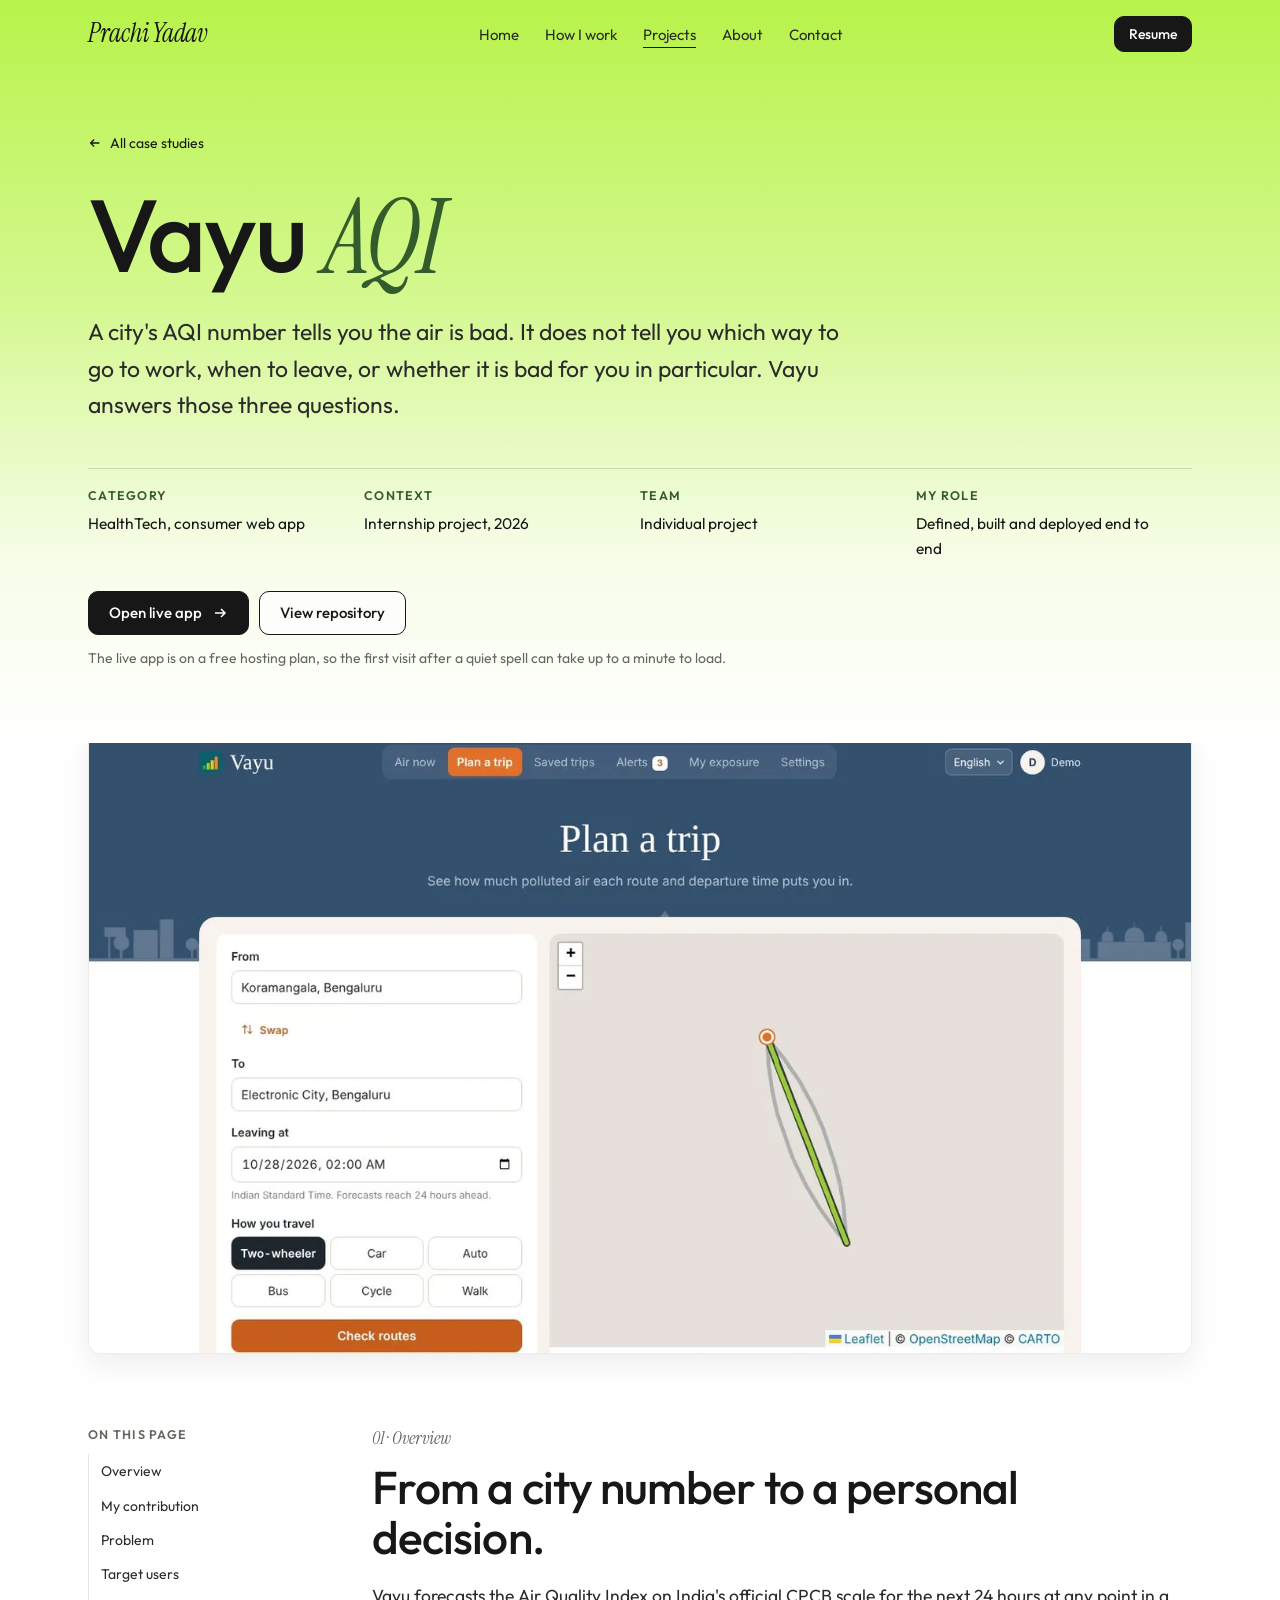
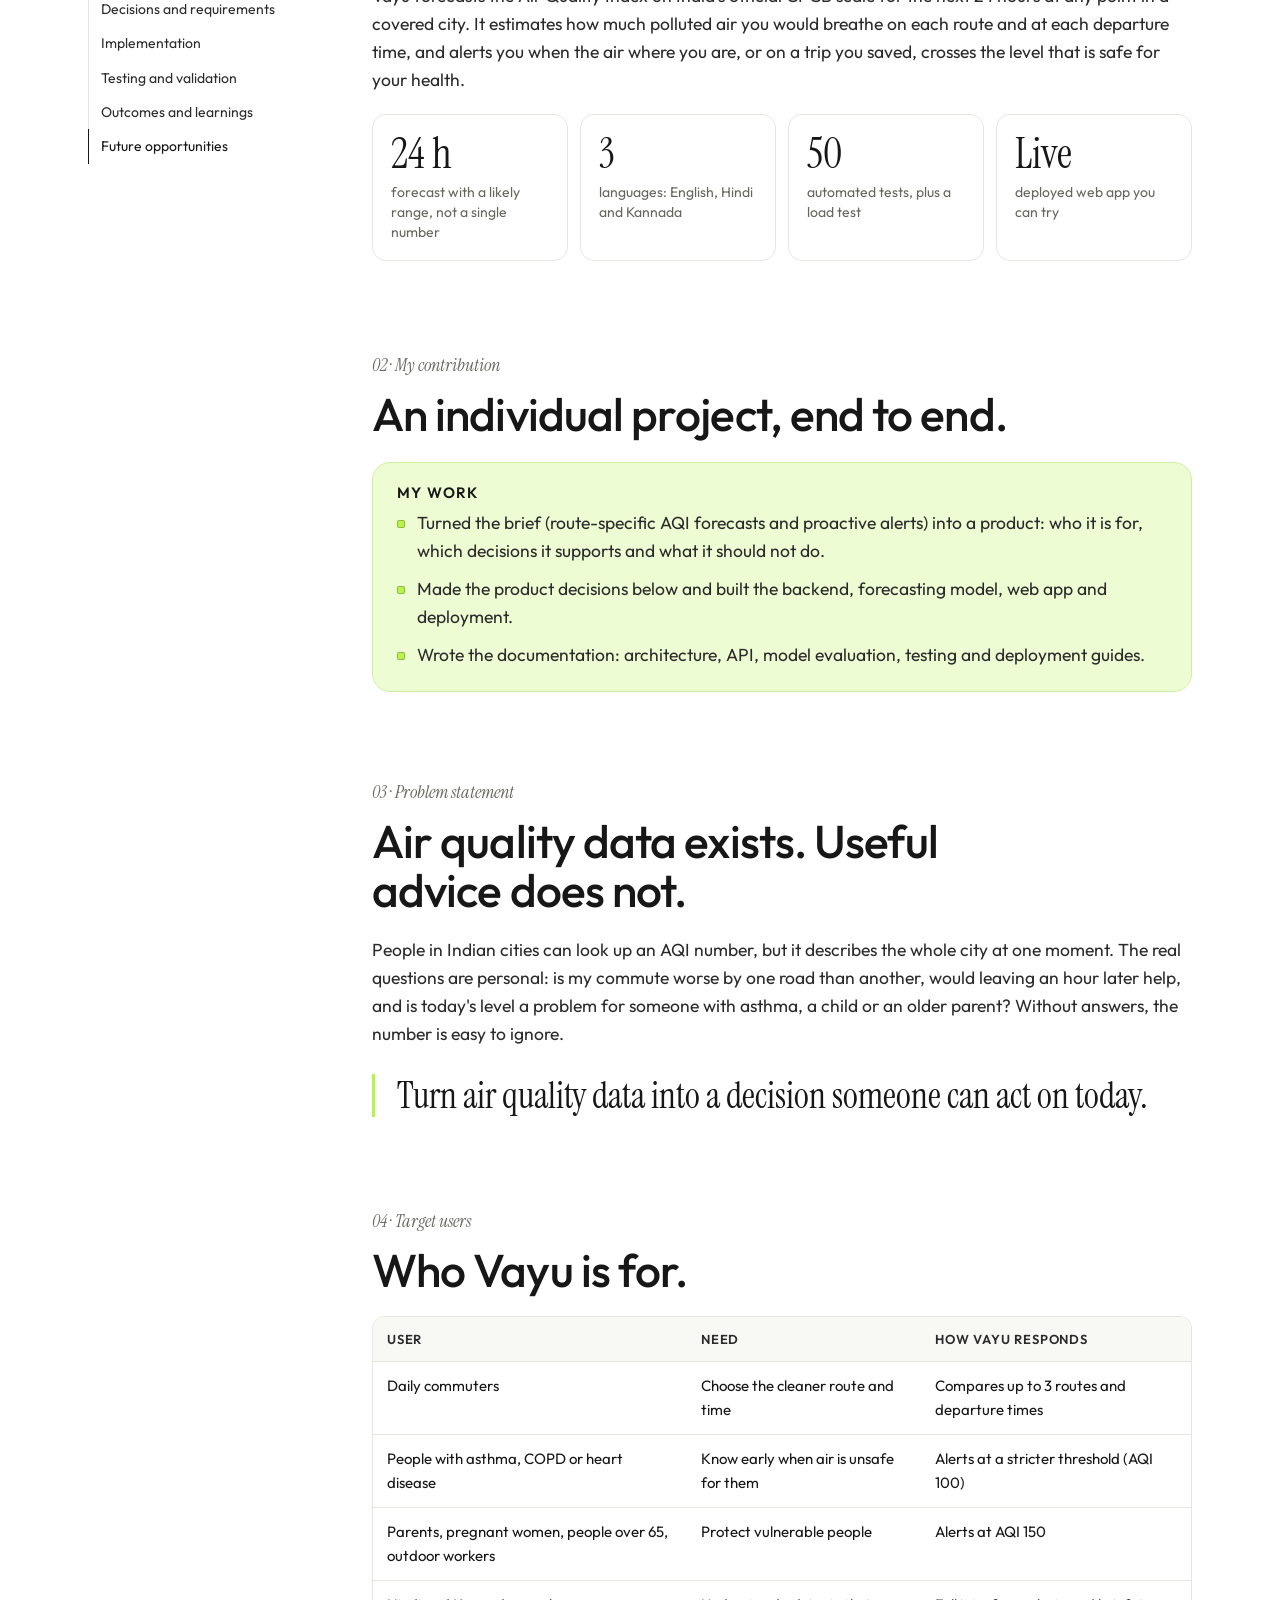
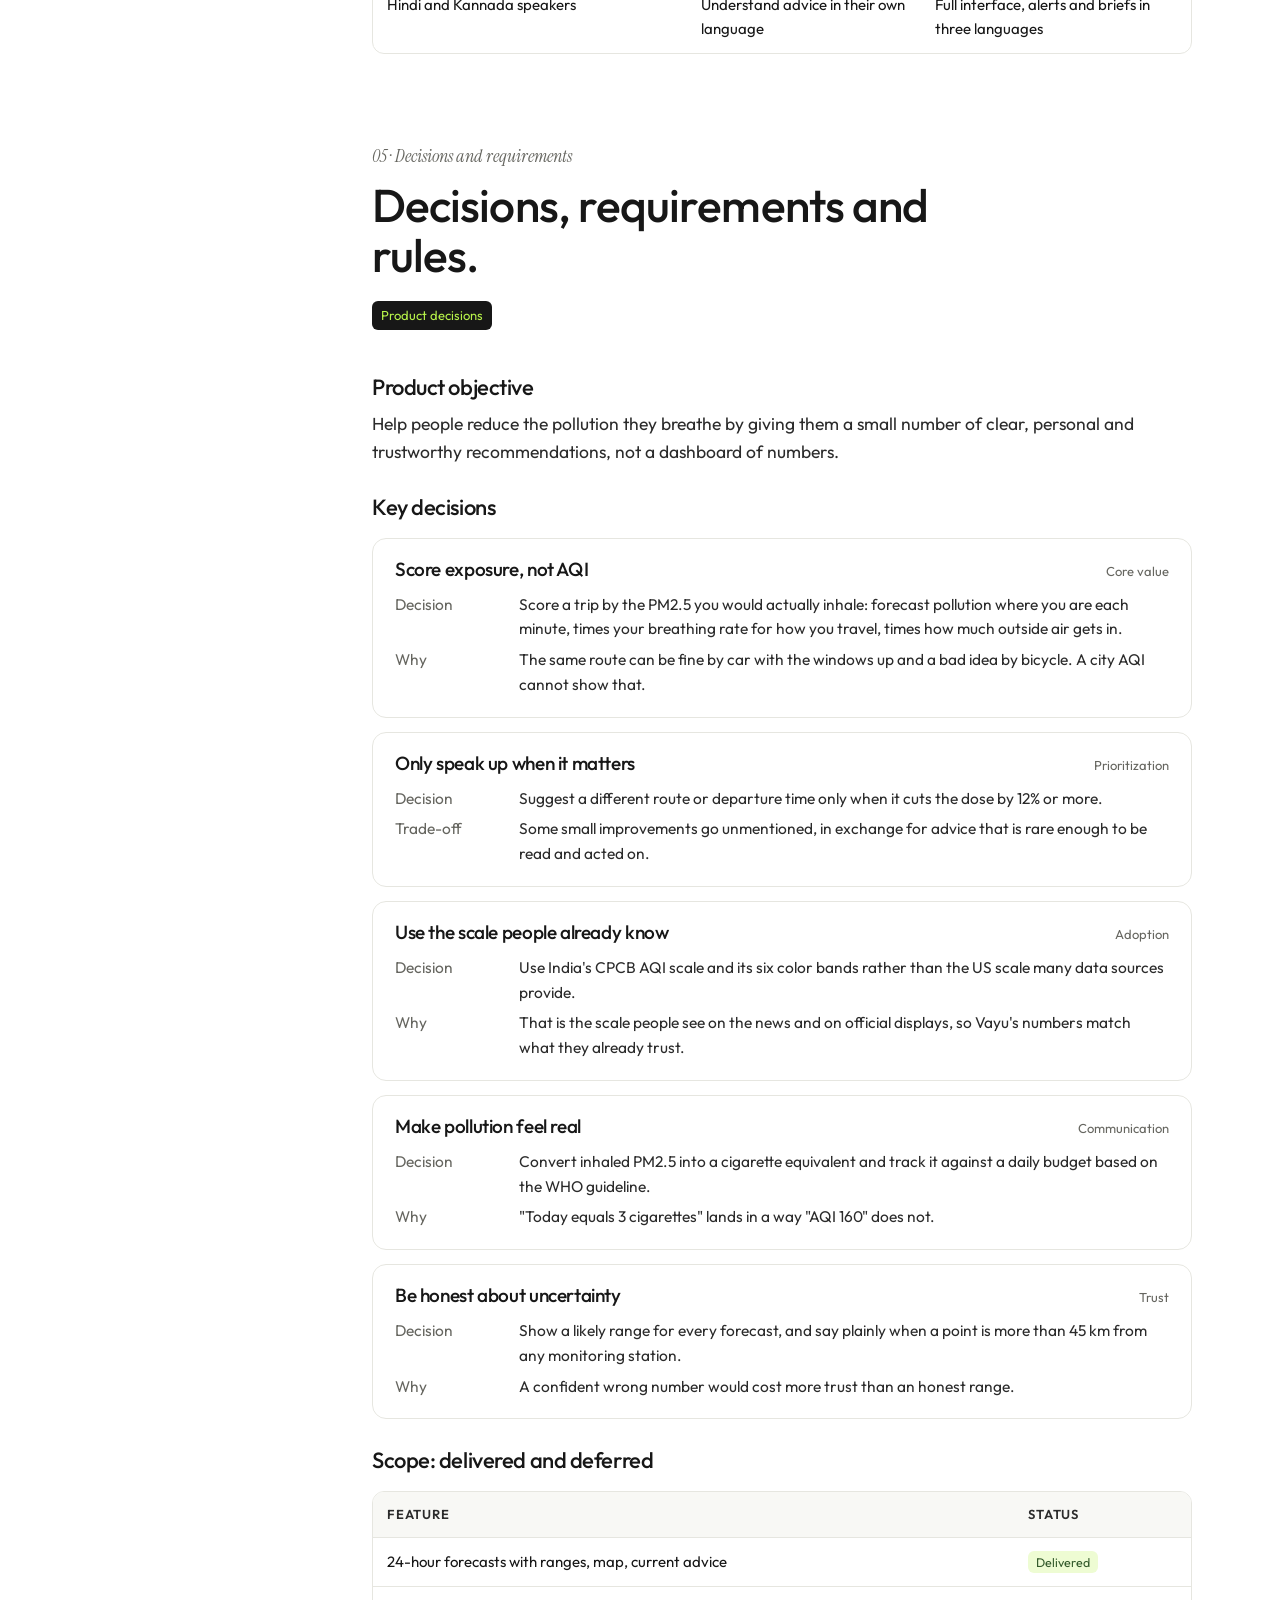
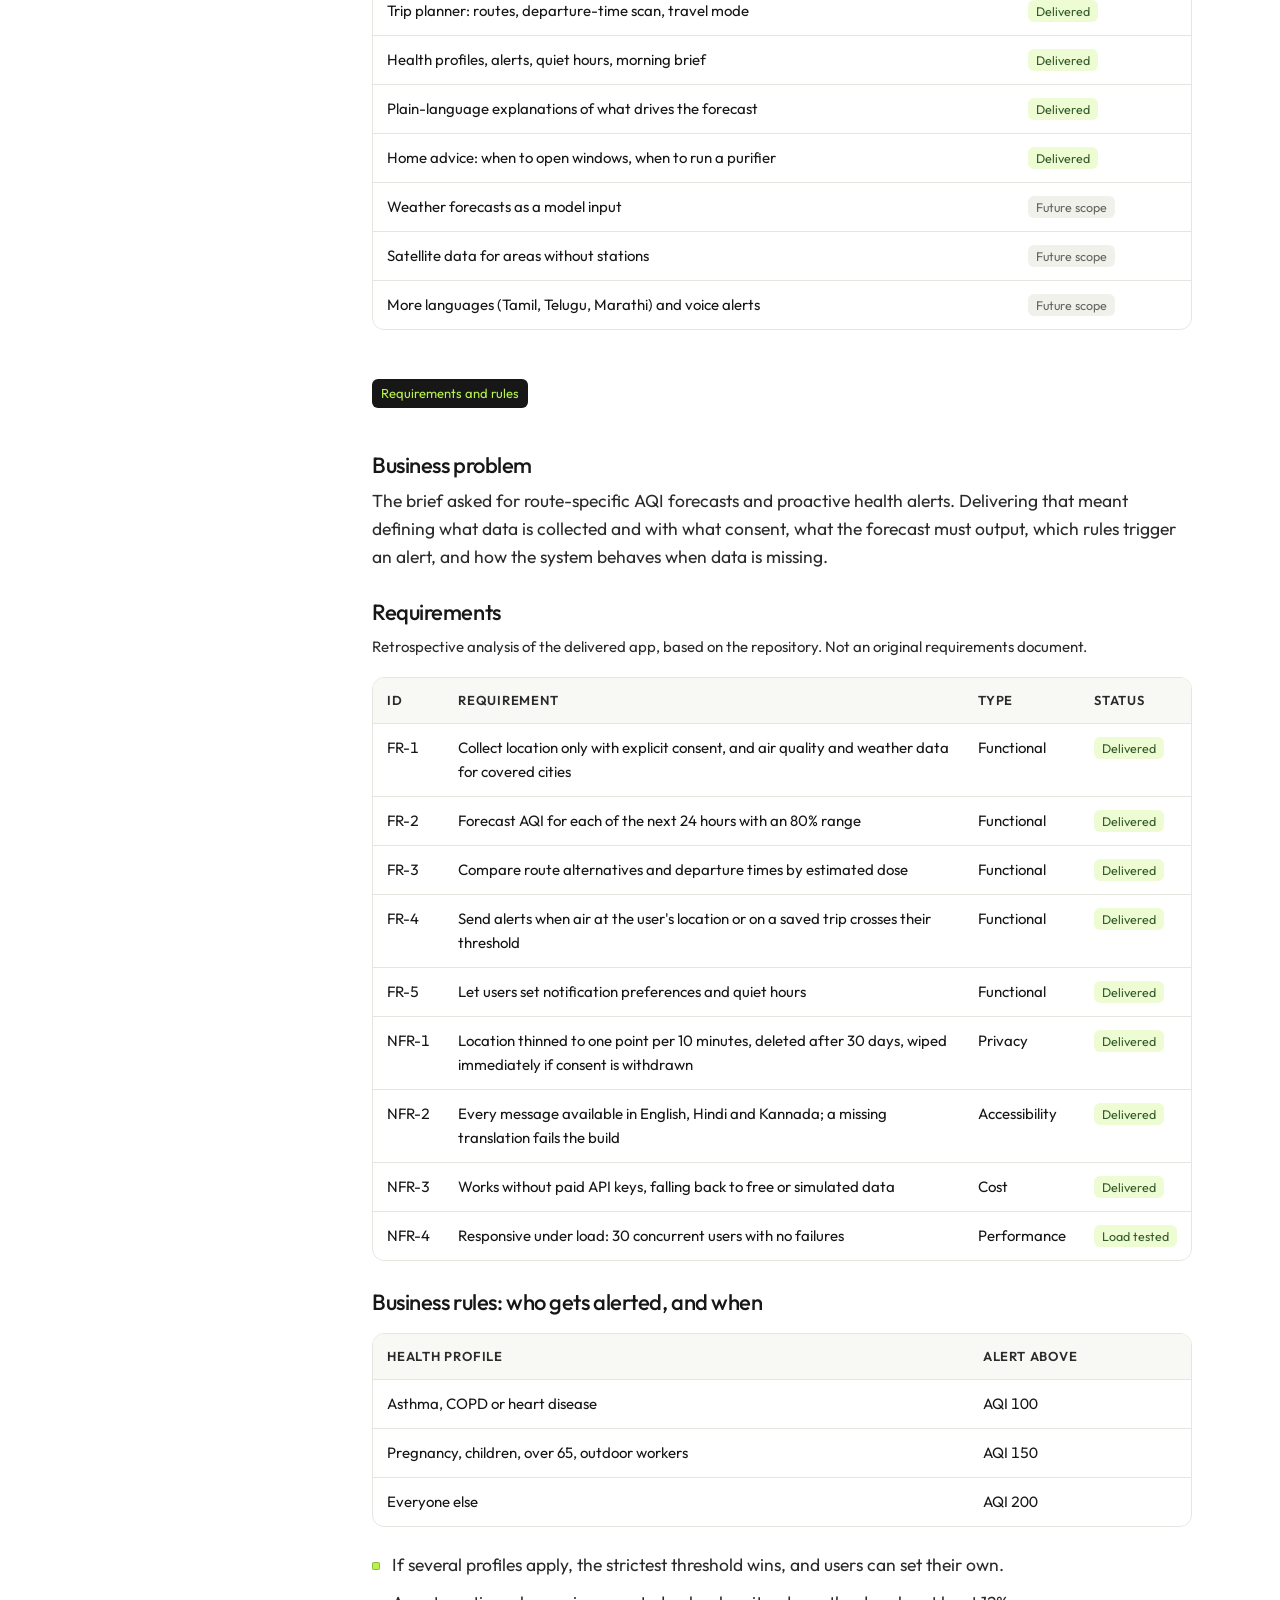
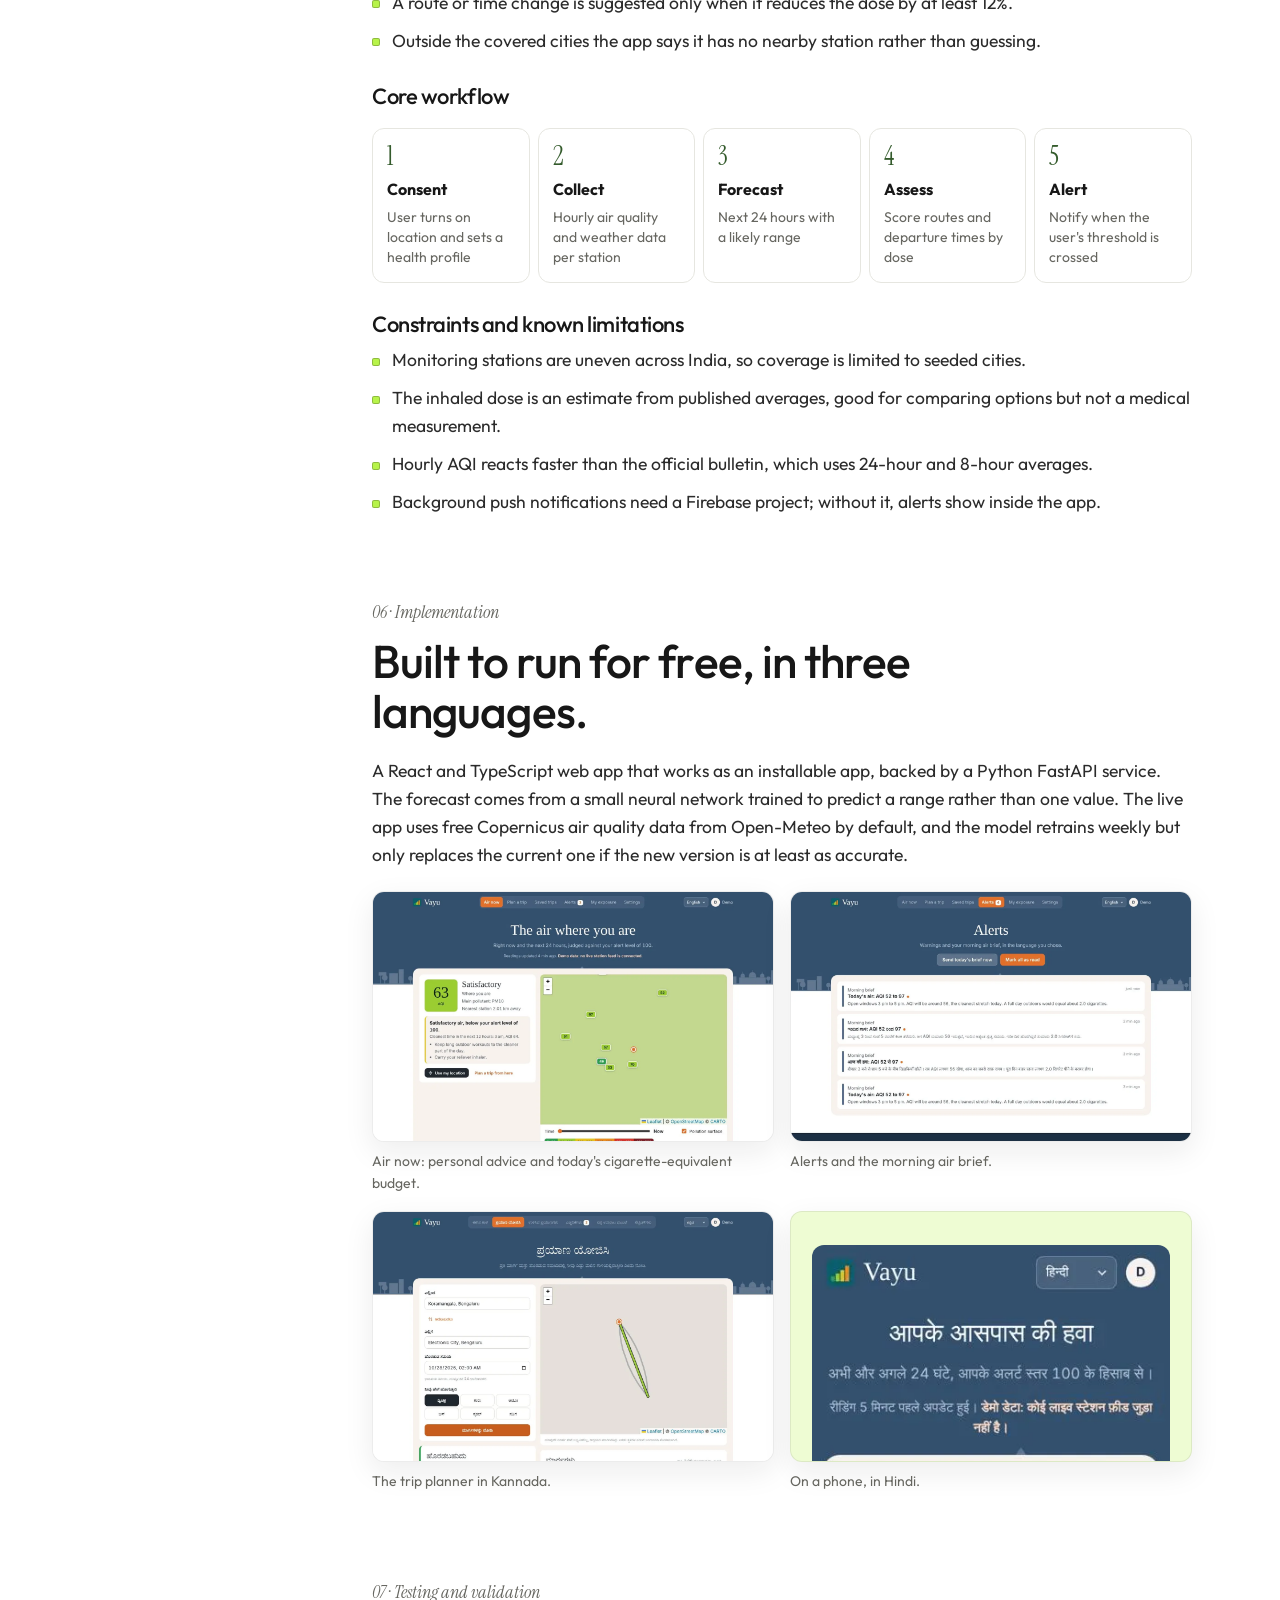
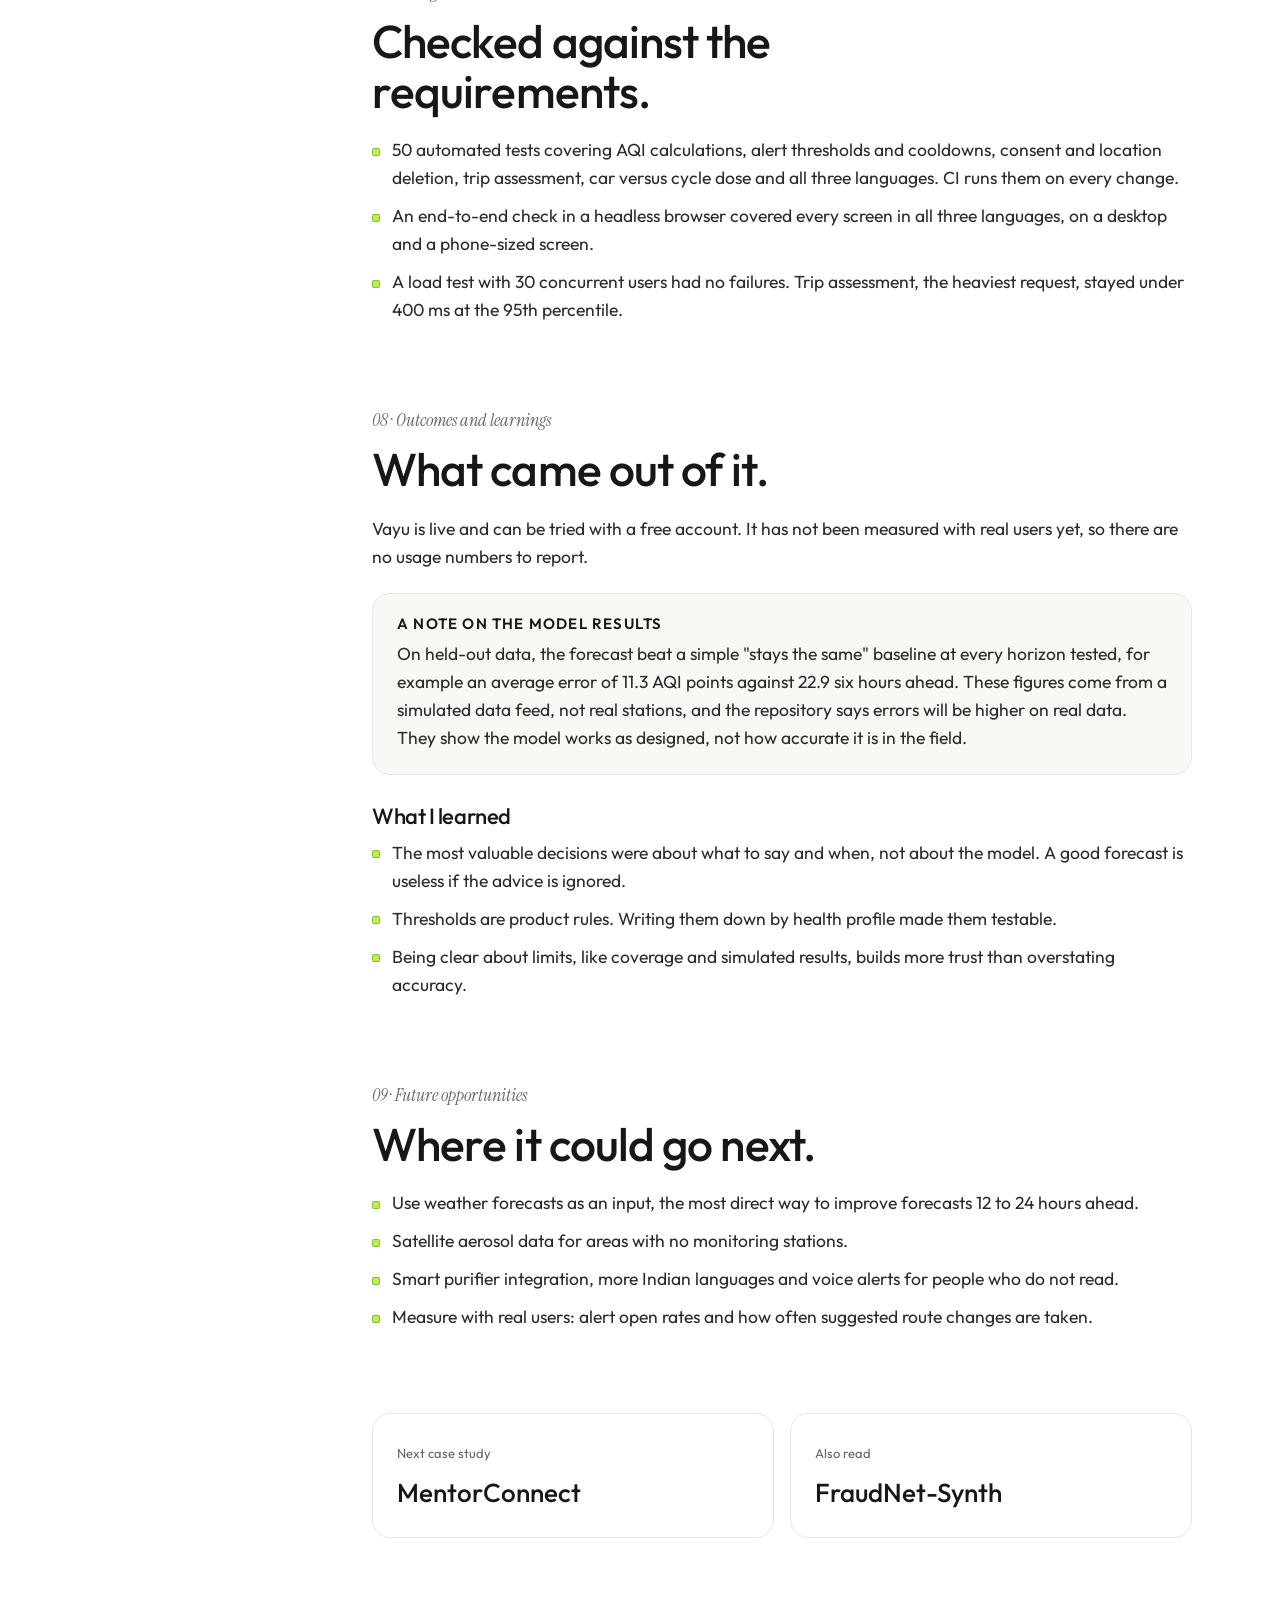
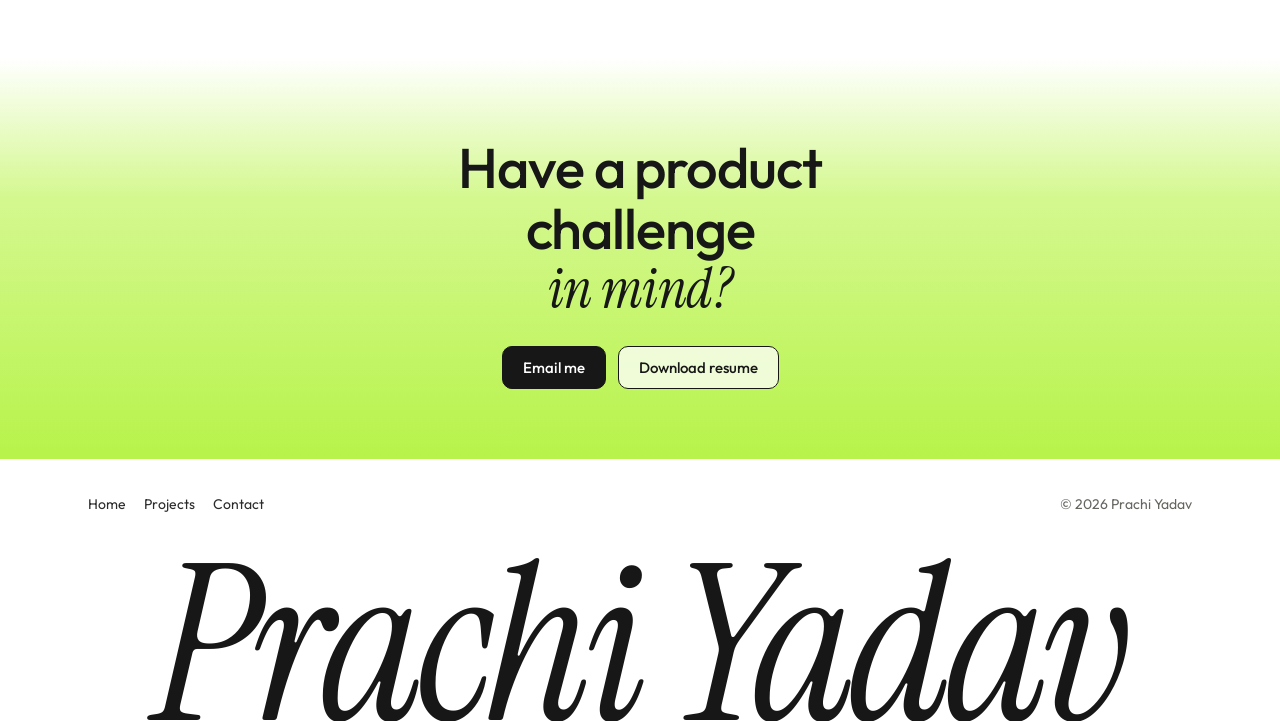
<file: case-studies/vayu-aqi.html>
<!doctype html>
<html lang="en" class="no-js">
<head>
  <meta charset="utf-8">
  <meta name="viewport" content="width=device-width, initial-scale=1">
  <title>Vayu AQI case study | Prachi Yadav</title>
  <meta name="description" content="Product and business analysis case study: air quality forecasting, pollution-aware route planning and health-based alerts for Indian cities.">
  <meta name="theme-color" content="#b7f34a">
  <meta property="og:title" content="Vayu AQI case study | Prachi Yadav">
  <meta property="og:description" content="From a city-wide AQI number to a personal decision: which route, when to leave, and when to worry.">
  <link rel="canonical" href="https://prachi-yadav-work.vercel.app/case-studies/vayu-aqi.html">
  <meta property="og:type" content="website">
  <meta property="og:url" content="https://prachi-yadav-work.vercel.app/case-studies/vayu-aqi.html">
  <meta property="og:image" content="https://prachi-yadav-work.vercel.app/assets/img/og.png">
  <meta property="og:image:width" content="1200">
  <meta property="og:image:height" content="630">
  <meta name="twitter:card" content="summary_large_image">
  <link rel="icon" href="../favicon.svg" type="image/svg+xml">
  <link rel="preload" href="../assets/fonts/outfit-latin-wght-normal.woff2" as="font" type="font/woff2" crossorigin>
  <link rel="stylesheet" href="../assets/css/style.css">
</head>
<body id="top">
<a class="skip" href="#main">Skip to content</a>

<header class="nav">
  <div class="wrap nav-in">
    <a class="brand" href="../index.html" aria-label="Prachi Yadav, home">Prachi Yadav</a>
    <ul class="nav-links" id="nav-links">
      <li><a href="../index.html">Home</a></li>
      <li><a href="../index.html#how-i-work">How I work</a></li>
      <li><a href="../index.html#projects" class="active">Projects</a></li>
      <li><a href="../index.html#about">About</a></li>
      <li><a href="../index.html#contact">Contact</a></li>
    </ul>
    <div class="nav-cta">
      <a class="btn btn-dark btn-small" href="../assets/resume/Prachi_Yadav_Resume.pdf" target="_blank" rel="noopener">Resume</a>
      <button class="menu-btn" aria-label="Open menu" aria-expanded="false" aria-controls="nav-links"><span></span></button>
    </div>
  </div>
</header>

<main id="main">
<section class="cs-hero">
  <div class="wrap">
    <a class="crumb" href="../index.html#projects"><svg viewBox="0 0 16 16" aria-hidden="true"><path d="M3 8h10M9 4l4 4-4 4" fill="none" stroke="currentColor" stroke-width="1.5"/></svg>All case studies</a>
    <h1>Vayu <span class="it">AQI</span></h1>
    <p class="lead">A city's AQI number tells you the air is bad. It does not tell you which way to go to work, when to leave, or whether it is bad for you in particular. Vayu answers those three questions.</p>
    <dl class="facts">
      <div><dt>Category</dt><dd>HealthTech, consumer web app</dd></div>
      <div><dt>Context</dt><dd>Internship project, 2026</dd></div>
      <div><dt>Team</dt><dd>Individual project</dd></div>
      <div><dt>My role</dt><dd>Defined, built and deployed end to end</dd></div>
    </dl>
    <div class="cs-links">
      <a class="btn btn-dark" href="https://vayu-aqi.onrender.com" target="_blank" rel="noopener">Open live app
        <svg viewBox="0 0 16 16" aria-hidden="true"><path d="M3 8h10M9 4l4 4-4 4" fill="none" stroke="currentColor" stroke-width="1.5"/></svg></a>
      <a class="btn btn-light" href="https://github.com/PrachiYadav-16/vayu-aqi" target="_blank" rel="noopener">View repository</a>
    </div>
    <p class="muted" style="font-size:14px; margin-top:12px;">The live app is on a free hosting plan, so the first visit after a quiet spell can take up to a minute to load.</p>
  </div>
</section>

<div class="wrap cs-cover rv">
  <figure class="shot" style="margin:0"><img src="../assets/img/vayu-plan.webp" alt="Vayu trip planner comparing three routes from Koramangala to Electronic City" width="1400" height="1652"></figure>
</div>

<div class="wrap cs-body">
  <nav class="toc" aria-label="On this page" data-spy>
    <b>On this page</b>
    <a href="#overview">Overview</a>
    <a href="#role">My contribution</a>
    <a href="#problem">Problem</a>
    <a href="#users">Target users</a>
    <a href="#perspectives">Decisions and requirements</a>
    <a href="#implementation">Implementation</a>
    <a href="#validation">Testing and validation</a>
    <a href="#outcomes">Outcomes and learnings</a>
    <a href="#future">Future opportunities</a>
  </nav>

  <article>
    <section class="cs-sec" id="overview">
      <span class="eyebrow">01 · Overview</span>
      <h2>From a city number to a personal decision.</h2>
      <p>Vayu forecasts the Air Quality Index on India's official CPCB scale for the next 24 hours at any point in a covered city. It estimates how much polluted air you would breathe on each route and at each departure time, and alerts you when the air where you are, or on a trip you saved, crosses the level that is safe for your health.</p>
      <div class="stats">
        <div class="stat"><b>24 h</b><span>forecast with a likely range, not a single number</span></div>
        <div class="stat"><b>3</b><span>languages: English, Hindi and Kannada</span></div>
        <div class="stat"><b>50</b><span>automated tests, plus a load test</span></div>
        <div class="stat"><b>Live</b><span>deployed web app you can try</span></div>
      </div>
    </section>

    <section class="cs-sec" id="role">
      <span class="eyebrow">02 · My contribution</span>
      <h2>An individual project, end to end.</h2>
      <div class="callout mine">
        <h4>My work</h4>
        <ul class="list">
          <li>Turned the brief (route-specific AQI forecasts and proactive alerts) into a product: who it is for, which decisions it supports and what it should not do.</li>
          <li>Made the product decisions below and built the backend, forecasting model, web app and deployment.</li>
          <li>Wrote the documentation: architecture, API, model evaluation, testing and deployment guides.</li>
        </ul>
      </div>
    </section>

    <section class="cs-sec" id="problem">
      <span class="eyebrow">03 · Problem statement</span>
      <h2>Air quality data exists. Useful advice does not.</h2>
      <p>People in Indian cities can look up an AQI number, but it describes the whole city at one moment. The real questions are personal: is my commute worse by one road than another, would leaving an hour later help, and is today's level a problem for someone with asthma, a child or an older parent? Without answers, the number is easy to ignore.</p>
      <p class="pull">Turn air quality data into a decision someone can act on today.</p>
    </section>

    <section class="cs-sec" id="users">
      <span class="eyebrow">04 · Target users</span>
      <h2>Who Vayu is for.</h2>
      <div class="tbl-wrap"><table class="tbl">
        <thead><tr><th>User</th><th>Need</th><th>How Vayu responds</th></tr></thead>
        <tbody>
          <tr><td>Daily commuters</td><td>Choose the cleaner route and time</td><td>Compares up to 3 routes and departure times</td></tr>
          <tr><td>People with asthma, COPD or heart disease</td><td>Know early when air is unsafe for them</td><td>Alerts at a stricter threshold (AQI 100)</td></tr>
          <tr><td>Parents, pregnant women, people over 65, outdoor workers</td><td>Protect vulnerable people</td><td>Alerts at AQI 150</td></tr>
          <tr><td>Hindi and Kannada speakers</td><td>Understand advice in their own language</td><td>Full interface, alerts and briefs in three languages</td></tr>
        </tbody>
      </table></div>
    </section>

    <section class="cs-sec" id="perspectives">
      <span class="eyebrow">05 · Decisions and requirements</span>
      <h2>Decisions, requirements and rules.</h2>

      <div class="persp-panel" id="panel-pm">
        <span class="tagline">Product decisions</span>
        <h3>Product objective</h3>
        <p>Help people reduce the pollution they breathe by giving them a small number of clear, personal and trustworthy recommendations, not a dashboard of numbers.</p>

        <h3>Key decisions</h3>
        <div class="dlog">
          <div class="dcard">
            <div class="dh"><h4>Score exposure, not AQI</h4><span class="ref">Core value</span></div>
            <dl><dt>Decision</dt><dd>Score a trip by the PM2.5 you would actually inhale: forecast pollution where you are each minute, times your breathing rate for how you travel, times how much outside air gets in.</dd>
            <dt>Why</dt><dd>The same route can be fine by car with the windows up and a bad idea by bicycle. A city AQI cannot show that.</dd></dl>
          </div>
          <div class="dcard">
            <div class="dh"><h4>Only speak up when it matters</h4><span class="ref">Prioritization</span></div>
            <dl><dt>Decision</dt><dd>Suggest a different route or departure time only when it cuts the dose by 12% or more.</dd>
            <dt>Trade-off</dt><dd>Some small improvements go unmentioned, in exchange for advice that is rare enough to be read and acted on.</dd></dl>
          </div>
          <div class="dcard">
            <div class="dh"><h4>Use the scale people already know</h4><span class="ref">Adoption</span></div>
            <dl><dt>Decision</dt><dd>Use India's CPCB AQI scale and its six color bands rather than the US scale many data sources provide.</dd>
            <dt>Why</dt><dd>That is the scale people see on the news and on official displays, so Vayu's numbers match what they already trust.</dd></dl>
          </div>
          <div class="dcard">
            <div class="dh"><h4>Make pollution feel real</h4><span class="ref">Communication</span></div>
            <dl><dt>Decision</dt><dd>Convert inhaled PM2.5 into a cigarette equivalent and track it against a daily budget based on the WHO guideline.</dd>
            <dt>Why</dt><dd>"Today equals 3 cigarettes" lands in a way "AQI 160" does not.</dd></dl>
          </div>
          <div class="dcard">
            <div class="dh"><h4>Be honest about uncertainty</h4><span class="ref">Trust</span></div>
            <dl><dt>Decision</dt><dd>Show a likely range for every forecast, and say plainly when a point is more than 45 km from any monitoring station.</dd>
            <dt>Why</dt><dd>A confident wrong number would cost more trust than an honest range.</dd></dl>
          </div>
        </div>

        <h3>Scope: delivered and deferred</h3>
        <div class="tbl-wrap"><table class="tbl">
          <thead><tr><th>Feature</th><th>Status</th></tr></thead>
          <tbody>
            <tr><td>24-hour forecasts with ranges, map, current advice</td><td><span class="pill-status st-done">Delivered</span></td></tr>
            <tr><td>Trip planner: routes, departure-time scan, travel mode</td><td><span class="pill-status st-done">Delivered</span></td></tr>
            <tr><td>Health profiles, alerts, quiet hours, morning brief</td><td><span class="pill-status st-done">Delivered</span></td></tr>
            <tr><td>Plain-language explanations of what drives the forecast</td><td><span class="pill-status st-done">Delivered</span></td></tr>
            <tr><td>Home advice: when to open windows, when to run a purifier</td><td><span class="pill-status st-done">Delivered</span></td></tr>
            <tr><td>Weather forecasts as a model input</td><td><span class="pill-status st-def">Future scope</span></td></tr>
            <tr><td>Satellite data for areas without stations</td><td><span class="pill-status st-def">Future scope</span></td></tr>
            <tr><td>More languages (Tamil, Telugu, Marathi) and voice alerts</td><td><span class="pill-status st-def">Future scope</span></td></tr>
          </tbody>
        </table></div>
      </div>

      <div class="persp-panel" id="panel-ba" style="margin-top:48px;">
        <span class="tagline">Requirements and rules</span>
        <h3>Business problem</h3>
        <p>The brief asked for route-specific AQI forecasts and proactive health alerts. Delivering that meant defining what data is collected and with what consent, what the forecast must output, which rules trigger an alert, and how the system behaves when data is missing.</p>

        <h3>Requirements</h3>
        <p class="muted" style="font-size:15px;">Retrospective analysis of the delivered app, based on the repository. Not an original requirements document.</p>
        <div class="tbl-wrap"><table class="tbl">
          <thead><tr><th>ID</th><th>Requirement</th><th>Type</th><th>Status</th></tr></thead>
          <tbody>
            <tr><td class="num">FR-1</td><td>Collect location only with explicit consent, and air quality and weather data for covered cities</td><td>Functional</td><td><span class="pill-status st-done">Delivered</span></td></tr>
            <tr><td class="num">FR-2</td><td>Forecast AQI for each of the next 24 hours with an 80% range</td><td>Functional</td><td><span class="pill-status st-done">Delivered</span></td></tr>
            <tr><td class="num">FR-3</td><td>Compare route alternatives and departure times by estimated dose</td><td>Functional</td><td><span class="pill-status st-done">Delivered</span></td></tr>
            <tr><td class="num">FR-4</td><td>Send alerts when air at the user's location or on a saved trip crosses their threshold</td><td>Functional</td><td><span class="pill-status st-done">Delivered</span></td></tr>
            <tr><td class="num">FR-5</td><td>Let users set notification preferences and quiet hours</td><td>Functional</td><td><span class="pill-status st-done">Delivered</span></td></tr>
            <tr><td class="num">NFR-1</td><td>Location thinned to one point per 10 minutes, deleted after 30 days, wiped immediately if consent is withdrawn</td><td>Privacy</td><td><span class="pill-status st-done">Delivered</span></td></tr>
            <tr><td class="num">NFR-2</td><td>Every message available in English, Hindi and Kannada; a missing translation fails the build</td><td>Accessibility</td><td><span class="pill-status st-done">Delivered</span></td></tr>
            <tr><td class="num">NFR-3</td><td>Works without paid API keys, falling back to free or simulated data</td><td>Cost</td><td><span class="pill-status st-done">Delivered</span></td></tr>
            <tr><td class="num">NFR-4</td><td>Responsive under load: 30 concurrent users with no failures</td><td>Performance</td><td><span class="pill-status st-done">Load tested</span></td></tr>
          </tbody>
        </table></div>

        <h3>Business rules: who gets alerted, and when</h3>
        <div class="tbl-wrap"><table class="tbl">
          <thead><tr><th>Health profile</th><th>Alert above</th></tr></thead>
          <tbody>
            <tr><td>Asthma, COPD or heart disease</td><td class="num">AQI 100</td></tr>
            <tr><td>Pregnancy, children, over 65, outdoor workers</td><td class="num">AQI 150</td></tr>
            <tr><td>Everyone else</td><td class="num">AQI 200</td></tr>
          </tbody>
        </table></div>
        <ul class="list">
          <li>If several profiles apply, the strictest threshold wins, and users can set their own.</li>
          <li>A route or time change is suggested only when it reduces the dose by at least 12%.</li>
          <li>Outside the covered cities the app says it has no nearby station rather than guessing.</li>
        </ul>

        <h3>Core workflow</h3>
        <div class="flowline">
          <div class="fs"><span class="n">1</span><b>Consent</b><span>User turns on location and sets a health profile</span></div>
          <div class="fs"><span class="n">2</span><b>Collect</b><span>Hourly air quality and weather data per station</span></div>
          <div class="fs"><span class="n">3</span><b>Forecast</b><span>Next 24 hours with a likely range</span></div>
          <div class="fs"><span class="n">4</span><b>Assess</b><span>Score routes and departure times by dose</span></div>
          <div class="fs"><span class="n">5</span><b>Alert</b><span>Notify when the user's threshold is crossed</span></div>
        </div>

        <h3>Constraints and known limitations</h3>
        <ul class="list">
          <li>Monitoring stations are uneven across India, so coverage is limited to seeded cities.</li>
          <li>The inhaled dose is an estimate from published averages, good for comparing options but not a medical measurement.</li>
          <li>Hourly AQI reacts faster than the official bulletin, which uses 24-hour and 8-hour averages.</li>
          <li>Background push notifications need a Firebase project; without it, alerts show inside the app.</li>
        </ul>
      </div>
    </section>

    <section class="cs-sec" id="implementation">
      <span class="eyebrow">06 · Implementation</span>
      <h2>Built to run for free, in three languages.</h2>
      <p>A React and TypeScript web app that works as an installable app, backed by a Python FastAPI service. The forecast comes from a small neural network trained to predict a range rather than one value. The live app uses free Copernicus air quality data from Open-Meteo by default, and the model retrains weekly but only replaces the current one if the new version is at least as accurate.</p>
      <div class="gallery">
        <figure><div class="shot"><img src="../assets/img/vayu-now.webp" alt="Vayu home screen with current AQI, advice and daily air budget" loading="lazy" width="1400" height="2009"></div><figcaption>Air now: personal advice and today's cigarette-equivalent budget.</figcaption></figure>
        <figure><div class="shot"><img src="../assets/img/vayu-alerts.webp" alt="Alerts list and morning brief" loading="lazy" width="1400" height="933"></div><figcaption>Alerts and the morning air brief.</figcaption></figure>
        <figure><div class="shot"><img src="../assets/img/vayu-plan-kannada.webp" alt="Trip planner in Kannada" loading="lazy" width="1400" height="1118"></div><figcaption>The trip planner in Kannada.</figcaption></figure>
        <figure><div class="shot" style="background: var(--lime-soft); display:grid; place-items:center;"><img src="../assets/img/vayu-mobile-hindi.webp" alt="Vayu on a phone in Hindi" loading="lazy" width="390" height="844" style="width:auto; height:92%; object-fit:contain; border-radius:12px;"></div><figcaption>On a phone, in Hindi.</figcaption></figure>
      </div>
    </section>

    <section class="cs-sec" id="validation">
      <span class="eyebrow">07 · Testing and validation</span>
      <h2>Checked against the requirements.</h2>
      <ul class="list">
        <li>50 automated tests covering AQI calculations, alert thresholds and cooldowns, consent and location deletion, trip assessment, car versus cycle dose and all three languages. CI runs them on every change.</li>
        <li>An end-to-end check in a headless browser covered every screen in all three languages, on a desktop and a phone-sized screen.</li>
        <li>A load test with 30 concurrent users had no failures. Trip assessment, the heaviest request, stayed under 400 ms at the 95th percentile.</li>
      </ul>
    </section>

    <section class="cs-sec" id="outcomes">
      <span class="eyebrow">08 · Outcomes and learnings</span>
      <h2>What came out of it.</h2>
      <p>Vayu is live and can be tried with a free account. It has not been measured with real users yet, so there are no usage numbers to report.</p>
      <div class="callout">
        <h4>A note on the model results</h4>
        <p>On held-out data, the forecast beat a simple "stays the same" baseline at every horizon tested, for example an average error of 11.3 AQI points against 22.9 six hours ahead. These figures come from a simulated data feed, not real stations, and the repository says errors will be higher on real data. They show the model works as designed, not how accurate it is in the field.</p>
      </div>
      <h3>What I learned</h3>
      <ul class="list">
        <li>The most valuable decisions were about what to say and when, not about the model. A good forecast is useless if the advice is ignored.</li>
        <li>Thresholds are product rules. Writing them down by health profile made them testable.</li>
        <li>Being clear about limits, like coverage and simulated results, builds more trust than overstating accuracy.</li>
      </ul>
    </section>

    <section class="cs-sec" id="future">
      <span class="eyebrow">09 · Future opportunities</span>
      <h2>Where it could go next.</h2>
      <ul class="list">
        <li>Use weather forecasts as an input, the most direct way to improve forecasts 12 to 24 hours ahead.</li>
        <li>Satellite aerosol data for areas with no monitoring stations.</li>
        <li>Smart purifier integration, more Indian languages and voice alerts for people who do not read.</li>
        <li>Measure with real users: alert open rates and how often suggested route changes are taken.</li>
      </ul>
    </section>

    <div class="next-cs">
      <a href="mentorconnect.html"><small>Next case study</small><strong>MentorConnect</strong></a>
      <a href="fraudnet-synth.html"><small>Also read</small><strong>FraudNet-Synth</strong></a>
    </div>
  </article>
</div>
</main>

<section class="cta" style="padding: 80px 0 70px;">
  <div class="wrap">
    <h2 style="font-size: clamp(32px,4.5vw,56px);">Have a product challenge <span class="it">in mind?</span></h2>
    <div class="cta-actions" style="margin-top:26px;">
      <a class="btn btn-dark" href="mailto:y16prachi04@gmail.com">Email me</a>
      <a class="btn btn-light" href="../assets/resume/Prachi_Yadav_Resume.pdf" download>Download resume</a>
    </div>
  </div>
</section>

<footer class="footer">
  <div class="wrap foot-in">
    <nav aria-label="Footer"><a href="../index.html">Home</a><a href="../index.html#projects">Projects</a><a href="../index.html#contact">Contact</a></nav>
    <span>© <span id="year">2026</span> Prachi Yadav</span>
  </div>
  <div class="giant" aria-hidden="true">Prachi Yadav</div>
</footer>
<script src="../assets/js/main.js"></script>
</body>
</html>
</file>
<file: assets/css/style.css>
/* ==========================================================================
   Prachi Yadav | Product & Business Analysis Portfolio
   Design tokens first. Change colours and type here.
   ========================================================================== */

@font-face {
  font-family: "Instrument Serif";
  src: url("../fonts/instrument-serif-latin-400-normal.woff2") format("woff2");
  font-weight: 400; font-style: normal; font-display: swap;
}
@font-face {
  font-family: "Instrument Serif";
  src: url("../fonts/instrument-serif-latin-400-italic.woff2") format("woff2");
  font-weight: 400; font-style: italic; font-display: swap;
}
@font-face {
  font-family: "Outfit";
  src: url("../fonts/outfit-latin-wght-normal.woff2") format("woff2");
  font-weight: 100 900; font-style: normal; font-display: swap;
}

:root {
  --lime: #b7f34a;
  --lime-mid: #d4f88f;
  --lime-soft: #eefcd3;
  --ink: #171717;
  --ink-2: #2b2b2b;
  --white: #ffffff;
  --paper: #f8f8f5;
  --line: #e6e6e0;
  --muted: #666660;
  --green: #345b2c;

  --serif: "Instrument Serif", Georgia, "Times New Roman", serif;
  --sans: "Outfit", system-ui, -apple-system, "Segoe UI", sans-serif;

  --radius: 10px;
  --radius-lg: 18px;
  --max: 1200px;
  --pad: clamp(20px, 4vw, 48px);
}

*, *::before, *::after { box-sizing: border-box; }
html { scroll-behavior: smooth; scroll-padding-top: 84px; }
body {
  margin: 0;
  font-family: var(--sans);
  font-size: 17px;
  line-height: 1.6;
  color: var(--ink);
  background: var(--white);
  -webkit-font-smoothing: antialiased;
  text-rendering: optimizeLegibility;
}
img { max-width: 100%; display: block; }
a { color: inherit; }
h1, h2, h3, h4 { margin: 0; font-weight: 500; line-height: 1.08; letter-spacing: -0.02em; }
p { margin: 0 0 1em; }
ul { margin: 0; padding: 0; }
.serif { font-family: var(--serif); font-weight: 400; letter-spacing: -0.01em; }
.it { font-family: var(--serif); font-style: italic; font-weight: 400; letter-spacing: -0.01em; }
.muted { color: var(--muted); }
.wrap { width: 100%; max-width: var(--max); margin: 0 auto; padding: 0 var(--pad); }
.skip { position: absolute; left: -999px; top: 8px; background: var(--ink); color: #fff; padding: 8px 14px; border-radius: var(--radius); z-index: 100; }
.skip:focus { left: 8px; }
:focus-visible { outline: 2px solid var(--green); outline-offset: 3px; }

/* ---------- Buttons ---------- */
.btn {
  display: inline-flex; align-items: center; gap: 10px;
  padding: 13px 20px; border-radius: var(--radius);
  font: 500 15px/1 var(--sans); text-decoration: none; cursor: pointer;
  border: 1px solid var(--ink); transition: background .2s, color .2s, transform .2s;
  white-space: nowrap;
}
.btn svg { width: 16px; height: 16px; flex: none; }
.btn-dark { background: var(--ink); color: #fff; }
.btn-dark:hover { background: var(--ink-2); transform: translateY(-1px); }
.btn-light { background: rgba(255,255,255,.75); color: var(--ink); }
.btn-light:hover { background: #fff; transform: translateY(-1px); }
.btn-ghost { background: transparent; color: var(--ink); border-color: rgba(23,23,23,.25); }
.btn-ghost:hover { border-color: var(--ink); }
.btn-small { padding: 10px 14px; font-size: 14px; }

.link-arrow { display: inline-flex; align-items: center; gap: 8px; font-weight: 500; text-decoration: none; border-bottom: 1px solid currentColor; padding-bottom: 2px; }
.link-arrow svg { width: 14px; height: 14px; transition: transform .2s; }
.link-arrow:hover svg { transform: translateX(3px); }

/* ---------- Navigation ---------- */
.nav {
  position: fixed; inset: 0 0 auto 0; z-index: 50;
  transition: background .25s, box-shadow .25s;
}
.nav.scrolled { background: rgba(255,255,255,.88); backdrop-filter: blur(10px); box-shadow: 0 1px 0 var(--line); }
.nav-in { display: flex; align-items: center; justify-content: space-between; height: 68px; gap: 20px; }
.brand { font-family: var(--serif); font-style: italic; font-size: 26px; text-decoration: none; letter-spacing: -0.01em; }
.nav-links { display: flex; gap: 26px; list-style: none; }
.nav-links a { text-decoration: none; font-size: 15px; color: var(--ink-2); position: relative; }
.nav-links a::after { content: ""; position: absolute; left: 0; right: 0; bottom: -4px; height: 1px; background: var(--ink); transform: scaleX(0); transform-origin: left; transition: transform .25s; }
.nav-links a:hover::after, .nav-links a.active::after { transform: scaleX(1); }
.nav-cta { display: flex; align-items: center; gap: 12px; }
.menu-btn { display: none; background: none; border: 1px solid rgba(23,23,23,.25); border-radius: var(--radius); width: 42px; height: 42px; cursor: pointer; align-items: center; justify-content: center; }
.menu-btn span, .menu-btn span::before, .menu-btn span::after { display: block; width: 18px; height: 1.5px; background: var(--ink); position: relative; content: ""; transition: transform .2s; }
.menu-btn span::before { position: absolute; top: -6px; }
.menu-btn span::after { position: absolute; top: 6px; }
.nav.open .menu-btn span { background: transparent; }
.nav.open .menu-btn span::before { transform: translateY(6px) rotate(45deg); }
.nav.open .menu-btn span::after { transform: translateY(-6px) rotate(-45deg); }

@media (max-width: 960px) {
  .menu-btn { display: inline-flex; }
  .nav-links {
    position: absolute; top: 68px; left: 0; right: 0;
    flex-direction: column; gap: 0; background: #fff; border-bottom: 1px solid var(--line);
    padding: 8px var(--pad) 18px; display: none;
  }
  .nav.open { background: #fff; }
  .nav.open .nav-links { display: flex; }
  .nav-links a { display: block; padding: 12px 0; font-size: 18px; border-bottom: 1px solid var(--line); }
  .nav-links a::after { display: none; }
}

/* ---------- Hero ---------- */
.hero {
  position: relative; overflow: hidden;
  padding: 120px 0 0;
  background: linear-gradient(180deg, var(--lime) 0%, #c9f66b 30%, var(--lime-mid) 55%, #f3fde3 80%, #fff 100%);
}
.hero-badge {
  display: inline-flex; align-items: center; gap: 10px; margin: 0 auto 22px;
  background: rgba(255,255,255,.7); border: 1px solid rgba(23,23,23,.1);
  border-radius: 8px; padding: 7px 12px; font-size: 13.5px;
}
.dot { width: 8px; height: 8px; border-radius: 50%; background: var(--green); box-shadow: 0 0 0 4px rgba(52,91,44,.15); }
.hero-head { text-align: center; }
.hero h1 { font-size: clamp(40px, 6.6vw, 88px); font-weight: 500; }
.hero h1 .it { display: block; font-size: 1.06em; line-height: 1; }
.hero-grid {
  display: grid; grid-template-columns: 1fr minmax(260px, 340px) 1fr; gap: clamp(20px, 3vw, 44px);
  align-items: end; margin-top: 34px;
}
.hero-left, .hero-right { padding-bottom: 54px; }
.hero-right p { font-size: 17px; color: var(--ink-2); max-width: 34ch; }
.role-list { list-style: none; display: grid; gap: 8px; }
.role-list li { display: flex; align-items: center; gap: 10px; font-size: 15px; }
.role-list li::before { content: ""; width: 18px; height: 1px; background: var(--ink); }
.hero-left h2 { font-size: 13px; letter-spacing: .12em; text-transform: uppercase; font-weight: 600; margin-bottom: 12px; color: var(--green); }
.hero-actions { display: flex; flex-direction: column; gap: 10px; align-items: flex-start; margin-top: 22px; }

.portrait {
  position: relative; aspect-ratio: 4 / 5; width: 100%;
  border-radius: 200px 200px var(--radius-lg) var(--radius-lg);
  background: linear-gradient(180deg, #f5f5f0 0%, #e7e8e1 100%);
  border: 1px solid rgba(23,23,23,.08);
  overflow: hidden; display: grid; place-items: center;
}
.portrait img { width: 100%; height: 100%; object-fit: cover; filter: grayscale(1) contrast(1.05); }
.ph-label { text-align: center; color: var(--muted); font-size: 13px; line-height: 1.4; padding: 20px; }
.ph-label .serif { display: block; font-size: 64px; color: #c5c6bd; line-height: 1; margin-bottom: 8px; font-style: italic; }

.strip { border-top: 1px solid rgba(23,23,23,.08); padding: 20px 0; margin-top: 0; background: #fff; }
.strip-in { display: flex; align-items: center; gap: 14px 34px; flex-wrap: wrap; justify-content: center; }
.strip-label { font-size: 13px; color: var(--muted); }
.strip-item { font-family: var(--serif); font-size: 24px; color: #4a4a45; }

@media (max-width: 900px) {
  .hero-grid { grid-template-columns: 1fr; text-align: center; }
  .hero-left, .hero-right { padding-bottom: 0; }
  .portrait { max-width: 300px; margin: 0 auto; order: -1; }
  .hero-right p { margin: 0 auto 1em; }
  .role-list { justify-items: center; }
  .hero-actions { align-items: center; }
  .hero-left { order: 2; }
  .hero-right { order: 1; }
  .hero { padding-bottom: 40px; }
}

/* ---------- Sections ---------- */
section { position: relative; }
.sec { padding: clamp(72px, 10vw, 128px) 0; }
.sec-paper { background: var(--paper); }
.eyebrow { font-family: var(--serif); font-style: italic; font-size: 20px; color: var(--muted); display: block; margin-bottom: 10px; }
.sec-title { font-size: clamp(34px, 4.8vw, 62px); max-width: 18ch; }
.sec-title .it { color: var(--green); }
.sec-head { margin-bottom: clamp(36px, 5vw, 60px); }
.sec-head.center { text-align: center; }
.sec-head.center .sec-title { margin: 0 auto; }
.sec-lead { font-size: 19px; color: var(--ink-2); max-width: 60ch; margin-top: 18px; }
.sec-head.center .sec-lead { margin-left: auto; margin-right: auto; }

/* Showcase frame (lime collage) */
.showcase {
  background: var(--lime); border-radius: var(--radius-lg); padding: clamp(14px, 2vw, 24px);
  display: grid; grid-template-columns: 1.15fr 1fr; gap: clamp(10px, 1.6vw, 18px);
}
.shot { border-radius: 12px; overflow: hidden; background: #fff; border: 1px solid rgba(23,23,23,.08); box-shadow: 0 10px 30px rgba(23,23,23,.08); }
.shot img { width: 100%; height: 100%; object-fit: cover; object-position: top; }
.showcase .s-a { grid-row: span 2; aspect-ratio: auto; min-height: 320px; }
.showcase .s-b, .showcase .s-c { aspect-ratio: 16 / 10; }
.showcase figcaption { font-size: 13px; color: var(--ink-2); margin-top: 8px; }
@media (max-width: 760px) { .showcase { grid-template-columns: 1fr; } .showcase .s-a { grid-row: auto; aspect-ratio: 16/11; min-height: 0; } }

/* Statement with floating tags */
.statement { text-align: center; position: relative; }
.statement p.big { font-size: clamp(26px, 3.4vw, 42px); line-height: 1.25; max-width: 24ch; margin: 0 auto; letter-spacing: -0.015em; }
.statement p.big .soft { color: #a8a8a0; }
.tags { display: flex; flex-wrap: wrap; justify-content: center; gap: 10px; margin-top: 34px; }
.tag { display: inline-flex; align-items: center; gap: 8px; font-size: 14px; padding: 7px 12px; border-radius: 8px; background: #fff; border: 1px solid var(--line); }
.tag i { width: 8px; height: 8px; border-radius: 2px; background: var(--lime); border: 1px solid rgba(23,23,23,.2); }
.tag.dark { background: var(--ink); color: #fff; border-color: var(--ink); }

/* Pillars (tilted cards like reference "how it works") */
.pillars { display: grid; grid-template-columns: repeat(3, 1fr); gap: 22px; align-items: start; }
.pillar {
  background: #fff; border: 1px solid var(--line); border-radius: var(--radius-lg);
  padding: 30px 28px 32px; min-height: 290px; box-shadow: 0 14px 40px rgba(23,23,23,.06);
  transition: transform .35s ease;
}
.pillar:nth-child(1) { transform: rotate(-2deg) translateY(14px); }
.pillar:nth-child(3) { transform: rotate(2deg) translateY(18px); }
.pillar:hover { transform: rotate(0) translateY(0); }
.pillar .num { font-family: var(--serif); font-size: 44px; line-height: 1; }
.pillar h3 { font-size: 26px; margin: 46px 0 12px; }
.pillar p { color: var(--muted); margin: 0; }
@media (max-width: 860px) { .pillars { grid-template-columns: 1fr; } .pillar, .pillar:nth-child(1), .pillar:nth-child(3) { transform: none; min-height: 0; } .pillar h3 { margin-top: 24px; } }

/* Track sections: PM and BA */
.track-grid { display: grid; grid-template-columns: 1fr 1.1fr; gap: clamp(30px, 5vw, 80px); align-items: start; }
.track-label { display: inline-flex; gap: 10px; align-items: center; font-size: 13px; font-weight: 600; letter-spacing: .12em; text-transform: uppercase; margin-bottom: 18px; }
.track-label b { background: var(--ink); color: var(--lime); padding: 4px 8px; border-radius: 6px; font-weight: 600; letter-spacing: .06em; }
.cap-list { display: grid; grid-template-columns: 1fr; gap: 0; list-style: none; margin-top: 26px; }
.cap-list li { padding: 11px 0; border-bottom: 1px solid var(--line); font-size: 16px; display: flex; justify-content: space-between; gap: 10px; }
.cap-list li span { color: var(--muted); font-size: 13px; text-align: right; }
.process { list-style: none; counter-reset: step; border-left: 1px solid var(--line); }
.process li { counter-increment: step; position: relative; padding: 0 0 26px 30px; }
.process li:last-child { padding-bottom: 0; }
.process li::before {
  content: counter(step, decimal-leading-zero); position: absolute; left: -18px; top: -2px;
  width: 36px; height: 36px; border-radius: 9px; background: #fff; border: 1px solid var(--line);
  display: grid; place-items: center; font: 500 13px/1 var(--sans);
}
.process li:hover::before { background: var(--lime); border-color: var(--lime); }
.process h4 { font-size: 20px; margin: 4px 0 4px; }
.process p { color: var(--muted); margin: 0; font-size: 16px; }
.process .ex { display: block; margin-top: 6px; font-size: 14px; color: var(--green); }
.process-title { font-family: var(--serif); font-size: 32px; margin-bottom: 26px; }
.note-box { margin-top: 30px; padding: 22px 24px; background: var(--paper); border-radius: var(--radius-lg); border: 1px solid var(--line); }
.sec-paper .note-box { background: #fff; }
.note-box h4 { font-size: 18px; margin-bottom: 8px; }
.note-box p { color: var(--ink-2); margin: 0 0 10px; font-size: 16px; }
.note-box p:last-child { margin: 0; }
@media (max-width: 900px) { .track-grid { grid-template-columns: 1fr; } }
@media (max-width: 520px) { .cap-list { grid-template-columns: 1fr; } }

/* Projects */
.works { display: grid; grid-template-columns: repeat(2, 1fr); gap: 26px; }
.work {
  display: flex; flex-direction: column; background: #fff; border: 1px solid var(--line);
  border-radius: var(--radius-lg); overflow: hidden; text-decoration: none; color: inherit;
  transition: transform .3s ease, box-shadow .3s ease;
}
.work:hover { transform: translateY(-4px); box-shadow: 0 22px 50px rgba(23,23,23,.09); }
.work.feature { grid-column: span 2; display: grid; grid-template-columns: 1.1fr 1fr; }
.work-media { background: var(--lime-soft); padding: 18px 18px 0; display: flex; align-items: flex-end; overflow: hidden; aspect-ratio: 16 / 10; }
.work.feature .work-media { aspect-ratio: auto; min-height: 380px; }
.work-media img { width: 100%; border-radius: 10px 10px 0 0; box-shadow: 0 10px 30px rgba(23,23,23,.12); object-fit: cover; object-position: left top; height: 100%; }
.work-media.flow { align-items: center; justify-content: center; padding: 24px; background: var(--ink); }
.work-body { padding: 26px 26px 28px; display: flex; flex-direction: column; gap: 14px; flex: 1; }
.work-top { display: flex; justify-content: space-between; align-items: center; gap: 12px; flex-wrap: wrap; }
.cat { font-size: 13px; color: var(--muted); }
.role-chip { font-size: 12.5px; padding: 4px 9px; border-radius: 6px; background: var(--ink); color: #fff; }
.work h3 { font-size: clamp(28px, 3vw, 38px); }
.work h3 .it { color: var(--green); }
.work p { margin: 0; color: var(--ink-2); }
.decisions { list-style: none; display: grid; gap: 8px; font-size: 15px; color: var(--ink-2); }
.decisions li { padding-left: 18px; position: relative; }
.decisions li::before { content: ""; position: absolute; left: 0; top: .62em; width: 8px; height: 8px; background: var(--lime); border: 1px solid rgba(23,23,23,.25); border-radius: 2px; }
.chips { display: flex; flex-wrap: wrap; gap: 6px; }
.chips span { font-size: 12.5px; padding: 4px 9px; border-radius: 6px; border: 1px solid var(--line); color: var(--ink-2); }
.work .link-arrow { margin-top: auto; align-self: flex-start; }
@media (max-width: 900px) { .works { grid-template-columns: 1fr; } .work.feature { grid-column: auto; grid-template-columns: 1fr; } .work.feature .work-media { min-height: 0; aspect-ratio: 16/10; } }

/* Journey flow graphic */
.flow-steps { display: flex; flex-wrap: wrap; justify-content: center; gap: 8px 6px; align-items: center; }
.flow-steps span { color: #fff; border: 1px solid rgba(255,255,255,.25); padding: 8px 11px; border-radius: 8px; font-size: 14px; }
.flow-steps span.on { background: var(--lime); color: var(--ink); border-color: var(--lime); }
.flow-steps em { color: var(--lime); font-style: normal; }
.flow-cap { color: rgba(255,255,255,.6); font-size: 13px; text-align: center; margin-top: 18px; }

/* Experience */
.exp-grid { display: grid; grid-template-columns: 0.85fr 1.15fr; gap: clamp(30px, 5vw, 70px); align-items: start; }
.exp-photo { aspect-ratio: 5 / 4; border-radius: var(--radius-lg); background: linear-gradient(180deg, #2a2a28, #171717); display: grid; place-items: center; overflow: hidden; }
.exp-photo .ph-label { color: rgba(255,255,255,.55); }
.exp-photo .ph-label .serif { color: rgba(255,255,255,.25); }
.exp-photo img { width: 100%; height: 100%; object-fit: cover; filter: grayscale(1); }
.exp-meta { display: flex; justify-content: space-between; margin-top: 14px; font-size: 14px; color: var(--muted); }
.exp-table { width: 100%; border-collapse: collapse; }
.exp-row { border-top: 1px solid var(--line); }
.exp-row:last-child { border-bottom: 1px solid var(--line); }
.exp-row > summary {
  list-style: none; cursor: pointer; display: grid; grid-template-columns: 1fr 1.2fr auto 20px; gap: 14px; align-items: center; padding: 18px 0;
}
.exp-row > summary::-webkit-details-marker { display: none; }
.exp-row .co { font-weight: 600; font-size: 18px; }
.exp-row .ro { color: var(--ink-2); font-size: 15px; }
.exp-row .da { font-size: 14px; color: var(--muted); white-space: nowrap; }
.exp-row .pm { width: 20px; height: 20px; border-radius: 6px; border: 1px solid var(--line); position: relative; }
.exp-row .pm::before, .exp-row .pm::after { content: ""; position: absolute; left: 5px; right: 5px; top: 9px; height: 1px; background: var(--ink); }
.exp-row .pm::after { transform: rotate(90deg); transition: transform .2s; }
.exp-row[open] .pm::after { transform: rotate(0); }
.exp-detail { padding: 0 0 22px; color: var(--ink-2); font-size: 16px; }
.exp-detail ul { list-style: none; display: grid; gap: 8px; }
.exp-detail li { padding-left: 18px; position: relative; }
.exp-detail li::before { content: ""; position: absolute; left: 0; top: .7em; width: 8px; height: 1px; background: var(--ink); }
.exp-detail .lens { display: inline-block; font-size: 12.5px; margin-bottom: 10px; padding: 3px 8px; border-radius: 6px; background: var(--lime-soft); color: var(--green); }
@media (max-width: 900px) { .exp-grid { grid-template-columns: 1fr; } .exp-photo { max-width: 420px; } }
@media (max-width: 600px) { .exp-row > summary { grid-template-columns: 1fr 20px; } .exp-row .ro, .exp-row .da { grid-column: 1; } .exp-row .pm { grid-row: 1; grid-column: 2; } }

/* Skills */
.skills-grid { display: grid; grid-template-columns: repeat(3, 1fr); gap: 22px; }
.skill-card { background: #fff; border: 1px solid var(--line); border-radius: var(--radius-lg); padding: 26px; }
.skill-card h3 { font-size: 24px; margin-bottom: 4px; }
.skill-card .sub { font-size: 14px; color: var(--muted); margin-bottom: 18px; }
.skill-card h4 { font-size: 12.5px; text-transform: uppercase; letter-spacing: .1em; color: var(--green); margin: 18px 0 10px; font-weight: 600; }
.skill-card .chips span.applied { background: var(--lime-soft); border-color: #cfeea0; color: var(--ink); }
.skill-legend { display: flex; gap: 18px; flex-wrap: wrap; font-size: 14px; color: var(--muted); margin-top: 22px; }
.skill-legend span { display: inline-flex; align-items: center; gap: 8px; }
.skill-legend i { width: 14px; height: 14px; border-radius: 4px; border: 1px solid var(--line); }
.skill-legend i.a { background: var(--lime-soft); border-color: #cfeea0; }
@media (max-width: 980px) { .skills-grid { grid-template-columns: 1fr 1fr; } }
@media (max-width: 640px) { .skills-grid { grid-template-columns: 1fr; } }

/* About + Education */
.about-grid { display: grid; grid-template-columns: 1.2fr 0.8fr; gap: clamp(30px, 5vw, 80px); align-items: start; }
.about-text p { font-size: 19px; color: var(--ink-2); }
.edu-card { background: var(--ink); color: #fff; border-radius: var(--radius-lg); padding: 30px; }
.edu-card .eyebrow { color: rgba(255,255,255,.6); }
.edu-card h3 { font-size: 28px; margin-bottom: 8px; }
.edu-card p { color: rgba(255,255,255,.75); margin: 0; }
.edu-facts { display: grid; grid-template-columns: 1fr 1fr; gap: 16px; margin-top: 26px; border-top: 1px solid rgba(255,255,255,.15); padding-top: 20px; }
.edu-facts b { display: block; font-family: var(--serif); font-size: 40px; font-weight: 400; color: var(--lime); line-height: 1; }
.edu-facts span { font-size: 13px; color: rgba(255,255,255,.65); }
.focus-list { margin-top: 18px; display: grid; gap: 10px; }
@media (max-width: 900px) { .about-grid { grid-template-columns: 1fr; } }

/* Final CTA */
.cta {
  background: linear-gradient(180deg, #fff 0%, var(--lime-mid) 35%, var(--lime) 100%);
  text-align: center; padding: clamp(80px, 11vw, 140px) 0 clamp(70px, 9vw, 110px);
}
.cta h2 { font-size: clamp(38px, 6vw, 78px); max-width: 16ch; margin: 0 auto; }
.cta h2 .it { display: block; }
.cta p { max-width: 54ch; margin: 22px auto 30px; color: var(--ink-2); font-size: 18px; }
.cta-actions { display: flex; flex-wrap: wrap; gap: 12px; justify-content: center; }
.contact-line { margin-top: 26px; font-size: 15px; display: flex; gap: 8px 22px; justify-content: center; flex-wrap: wrap; }
.contact-line a { text-decoration: none; border-bottom: 1px solid rgba(23,23,23,.35); }
.contact-line a:hover { border-color: var(--ink); }

/* Footer */
.footer { background: #fff; padding: 34px 0 0; overflow: hidden; }
.foot-in { display: flex; justify-content: space-between; gap: 20px; flex-wrap: wrap; font-size: 14px; color: var(--muted); }
.foot-in nav { display: flex; gap: 18px; flex-wrap: wrap; }
.foot-in a { text-decoration: none; color: var(--ink-2); }
.foot-in a:hover { text-decoration: underline; }
.giant { font-family: var(--serif); font-style: italic; font-size: clamp(64px, 17vw, 250px); line-height: .82; letter-spacing: -0.03em; white-space: nowrap; margin-top: 28px; transform: translateY(8%); text-align: center; }

/* Reveal animation (subtle, respects reduced motion) */
.rv { opacity: 0; transform: translateY(14px); transition: opacity .7s ease, transform .7s ease; }
.rv.in { opacity: 1; transform: none; }
.no-js .rv { opacity: 1; transform: none; }
@media (prefers-reduced-motion: reduce) {
  html { scroll-behavior: auto; }
  .rv { opacity: 1; transform: none; transition: none; }
  .pillar, .work, .btn { transition: none; }
}

/* Placeholder marker (things awaiting Prachi's confirmation). Search the code for data-todo. */
[data-todo] { position: relative; }

/* ==========================================================================
   Case study pages
   ========================================================================== */
.cs-hero { padding: 130px 0 60px; background: linear-gradient(180deg, var(--lime) 0%, var(--lime-mid) 40%, #f6fde8 75%, #fff 100%); }
.crumb { font-size: 14px; margin-bottom: 26px; display: inline-flex; gap: 8px; align-items: center; text-decoration: none; }
.crumb svg { width: 14px; height: 14px; transform: rotate(180deg); }
.cs-hero h1 { font-size: clamp(46px, 8vw, 104px); }
.cs-hero h1 .it { color: var(--green); }
.cs-hero .lead { font-size: clamp(19px, 2vw, 23px); max-width: 52ch; margin: 20px 0 0; color: var(--ink-2); }
.facts { display: grid; grid-template-columns: repeat(4, 1fr); gap: 0; margin-top: 44px; border-top: 1px solid rgba(23,23,23,.15); }
.facts div { padding: 16px 18px 0 0; }
.facts dt { font-size: 12.5px; text-transform: uppercase; letter-spacing: .1em; color: var(--green); font-weight: 600; margin-bottom: 6px; }
.facts dd { margin: 0; font-size: 15.5px; }
.cs-links { display: flex; gap: 10px; flex-wrap: wrap; margin-top: 30px; }
@media (max-width: 760px) { .facts { grid-template-columns: 1fr 1fr; row-gap: 14px; } }

.cs-cover { margin-top: -10px; }
.cs-cover .shot { aspect-ratio: 16 / 9; }

.cs-body { display: grid; grid-template-columns: 220px 1fr; gap: clamp(30px, 5vw, 70px); padding-top: 70px; padding-bottom: 40px; }
.toc { position: sticky; top: 96px; align-self: start; font-size: 14px; }
.toc b { display: block; font-size: 12.5px; text-transform: uppercase; letter-spacing: .1em; color: var(--muted); margin-bottom: 10px; font-weight: 600; }
.toc a { display: block; text-decoration: none; padding: 6px 0 6px 12px; border-left: 1px solid var(--line); color: var(--ink-2); }
.toc a:hover, .toc a.active { border-color: var(--ink); color: var(--ink); }
@media (max-width: 900px) { .cs-body { grid-template-columns: 1fr; } .toc { display: none; } }

.cs-body > article { min-width: 0; }
.cs-sec { padding: 0 0 64px; }
.cs-sec > .eyebrow { font-size: 18px; }
.cs-sec h2 { font-size: clamp(30px, 3.6vw, 46px); margin-bottom: 20px; max-width: 22ch; }
.cs-sec h3 { font-size: 22px; margin: 30px 0 10px; }
.cs-sec p, .cs-sec li { font-size: 17.5px; color: var(--ink-2); }
.cs-sec ul.list { list-style: none; display: grid; gap: 10px; margin: 6px 0 18px; }
.cs-sec ul.list li { padding-left: 20px; position: relative; }
.cs-sec ul.list li::before { content: ""; position: absolute; left: 0; top: .65em; width: 8px; height: 8px; background: var(--lime); border: 1px solid rgba(23,23,23,.25); border-radius: 2px; }
.cs-sec p.pull, .pull { font-family: var(--serif); font-size: clamp(26px, 3vw, 36px); line-height: 1.2; border-left: 3px solid var(--lime); padding-left: 22px; margin: 26px 0; color: var(--ink); }

.callout { border-radius: var(--radius-lg); padding: 22px 24px; margin: 22px 0; border: 1px solid var(--line); background: var(--paper); }
.callout.mine { background: var(--lime-soft); border-color: #cfeea0; }
.callout h4 { font-size: 15px; text-transform: uppercase; letter-spacing: .08em; margin-bottom: 8px; font-weight: 600; }
.callout p:last-child, .callout ul:last-child { margin-bottom: 0; }

/* Perspective switch */
.persp-switch { display: inline-flex; border: 1px solid var(--ink); border-radius: var(--radius); padding: 4px; gap: 4px; margin-bottom: 26px; background: #fff; }
.persp-switch button { font: 500 15px/1 var(--sans); border: 0; background: transparent; padding: 11px 16px; border-radius: 7px; cursor: pointer; color: var(--ink); }
.persp-switch button[aria-selected="true"] { background: var(--ink); color: #fff; }
.persp-panel[hidden] { display: none; }
.persp-panel > .tagline { display: inline-block; font-size: 13px; padding: 4px 9px; border-radius: 6px; background: var(--ink); color: var(--lime); margin-bottom: 16px; }

/* Tables */
.tbl-wrap { overflow-x: auto; margin: 18px 0 24px; border: 1px solid var(--line); border-radius: 12px; }
table.tbl { width: 100%; border-collapse: collapse; font-size: 15px; min-width: 560px; }
.tbl th, .tbl td { text-align: left; padding: 12px 14px; border-bottom: 1px solid var(--line); vertical-align: top; }
.tbl th { background: var(--paper); font-weight: 600; font-size: 13px; text-transform: uppercase; letter-spacing: .06em; color: var(--ink-2); }
.tbl tr:last-child td { border-bottom: 0; }
.tbl td.num { font-variant-numeric: tabular-nums; white-space: nowrap; }
.tbl tr.hl td { background: var(--lime-soft); }
.pill-status { font-size: 12.5px; padding: 3px 8px; border-radius: 6px; white-space: nowrap; }
.st-done { background: var(--lime-soft); color: var(--green); }
.st-def { background: #f1f1ec; color: var(--muted); }

/* Decision log */
.dlog { display: grid; gap: 14px; margin: 18px 0; }
.dcard { border: 1px solid var(--line); border-radius: 14px; padding: 20px 22px; background: #fff; }
.dcard .dh { display: flex; justify-content: space-between; gap: 12px; flex-wrap: wrap; align-items: baseline; margin-bottom: 8px; }
.dcard h4 { font-size: 19px; }
.dcard .ref { font-size: 13px; color: var(--muted); }
.dcard dl { display: grid; grid-template-columns: 110px 1fr; gap: 6px 14px; margin: 10px 0 0; font-size: 15.5px; }
.dcard dt { color: var(--muted); }
.dcard dd { margin: 0; color: var(--ink-2); }
@media (max-width: 560px) { .dcard dl { grid-template-columns: 1fr; } .dcard dt { margin-top: 6px; } }

/* Flow diagram */
.flowline { display: flex; flex-wrap: wrap; gap: 8px; align-items: stretch; margin: 20px 0 26px; }
.flowline .fs { flex: 1 1 140px; border: 1px solid var(--line); border-radius: 12px; padding: 14px; background: #fff; position: relative; }
.flowline .fs b { display: block; font-size: 16px; margin-bottom: 4px; }
.flowline .fs span { font-size: 14px; color: var(--muted); line-height: 1.45; display: block; }
.flowline .fs .n { font-family: var(--serif); font-size: 26px; line-height: 1; color: var(--green); margin-bottom: 8px; display: block; }

.gallery { display: grid; grid-template-columns: 1fr 1fr; gap: 16px; margin: 22px 0; }
.gallery figure { margin: 0; }
.gallery .shot { aspect-ratio: 16 / 10; }
.gallery figcaption { font-size: 14px; color: var(--muted); margin-top: 8px; }
.gallery .tall .shot { aspect-ratio: 9 / 16; max-height: 520px; }
@media (max-width: 640px) { .gallery { grid-template-columns: 1fr; } }

.stats { display: grid; grid-template-columns: repeat(auto-fit, minmax(170px, 1fr)); gap: 12px; margin: 20px 0 26px; }
.stat { border: 1px solid var(--line); border-radius: 14px; padding: 18px; background: #fff; }
.stat b { display: block; font-family: var(--serif); font-size: 42px; font-weight: 400; line-height: 1; margin-bottom: 8px; }
.stat span { font-size: 14px; color: var(--muted); line-height: 1.4; display: block; }

.next-cs { display: grid; grid-template-columns: 1fr 1fr; gap: 16px; padding-bottom: 80px; }
.next-cs a { display: block; border: 1px solid var(--line); border-radius: var(--radius-lg); padding: 24px; text-decoration: none; transition: background .2s; }
.next-cs a:hover { background: var(--lime-soft); }
.next-cs small { color: var(--muted); font-size: 13px; }
.next-cs strong { display: block; font-size: 26px; font-weight: 500; margin-top: 6px; }
@media (max-width: 640px) { .next-cs { grid-template-columns: 1fr; } }

@media print {
  .nav, .toc, .persp-switch, .cta, .giant { display: none !important; }
  .persp-panel[hidden] { display: block !important; }
  .rv { opacity: 1 !important; transform: none !important; }
}
.work-media.flow { aspect-ratio: auto; min-height: 260px; }
.work.feature.rev { grid-template-columns: 1fr 1.1fr; }
.work.feature.rev .work-media { order: 2; }
@media (max-width: 900px) { .work.feature.rev { grid-template-columns: 1fr; } .work.feature.rev .work-media { order: 0; } }

/* Real photos (background removed) */
.portrait.has-photo { background: linear-gradient(180deg, rgba(255,255,255,.6) 0%, rgba(255,255,255,.2) 100%); border: 1px solid rgba(255,255,255,.6); align-items: end; }
.portrait.has-photo img { object-fit: contain; object-position: center bottom; filter: none; align-self: end; }
.exp-photo.has-photo { aspect-ratio: 4 / 5; max-width: 380px; background: linear-gradient(180deg, var(--lime-soft) 0%, var(--lime) 100%); align-items: end; }
.exp-photo.has-photo img { width: auto; height: 94%; object-fit: contain; object-position: center bottom; filter: none; align-self: end; justify-self: center; }
@media (max-width: 900px) {
  .role-list { display: flex; flex-wrap: wrap; justify-content: center; gap: 8px; }
  .role-list li { font-size: 14px; padding: 6px 11px; border-radius: 8px; background: rgba(255,255,255,.7); border: 1px solid rgba(23,23,23,.1); }
  .role-list li::before { display: none; }
  .hero-left h2 { margin-bottom: 10px; }
}
@media (max-width: 480px) {
  .hero { padding-top: 100px; }
  .portrait { max-width: 260px; }
  .hero-actions .btn { width: 100%; justify-content: center; max-width: 300px; }
}
</file>
